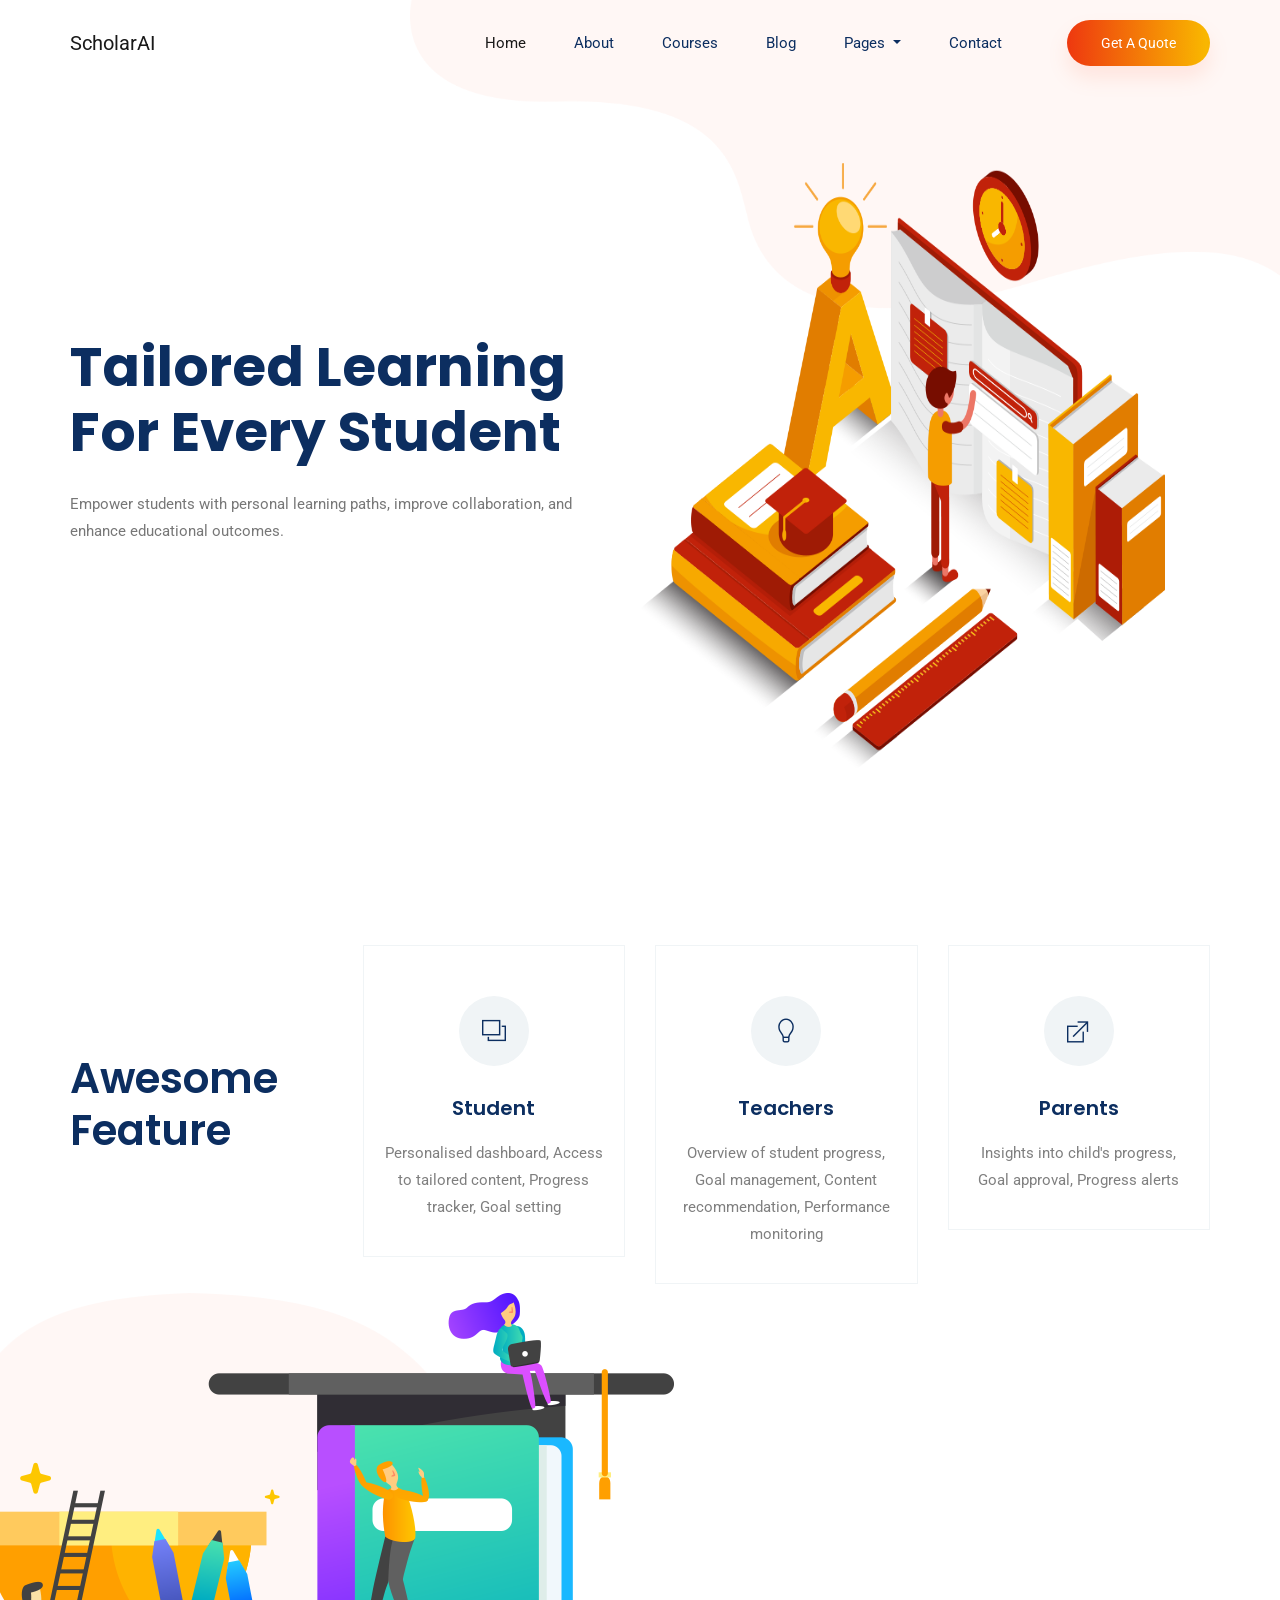
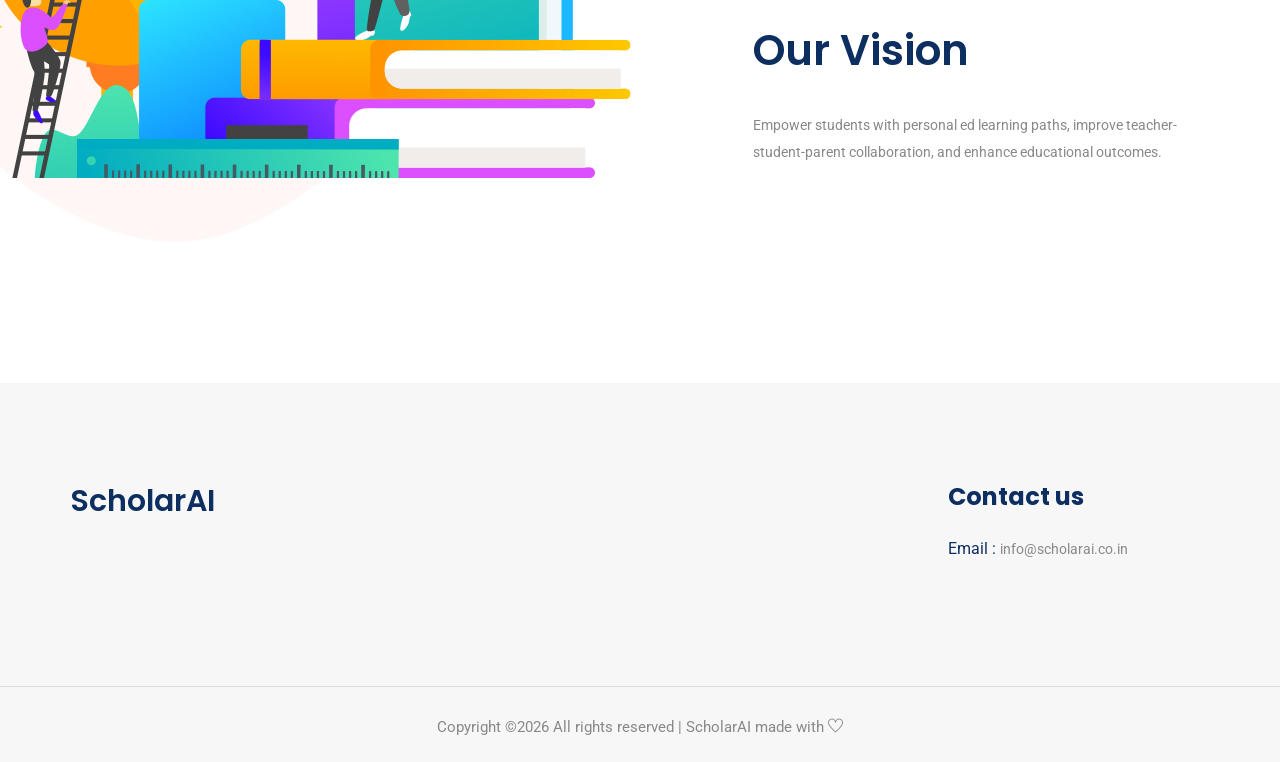
<file: index.html>
<!doctype html>
<html lang="en">

<head>
    <!-- Required meta tags -->
    <meta charset="utf-8">
    <meta name="viewport" content="width=device-width, initial-scale=1, shrink-to-fit=no">
    <title>ScholarAI</title>
    <link rel="icon" href="img/favicon.png">
    <!-- Bootstrap CSS -->
    <link rel="stylesheet" href="css/bootstrap.min.css">
    <!-- animate CSS -->
    <link rel="stylesheet" href="css/animate.css">
    <!-- owl carousel CSS -->
    <link rel="stylesheet" href="css/owl.carousel.min.css">
    <!-- themify CSS -->
    <link rel="stylesheet" href="css/themify-icons.css">
    <!-- flaticon CSS -->
    <link rel="stylesheet" href="css/flaticon.css">
    <!-- font awesome CSS -->
    <link rel="stylesheet" href="css/magnific-popup.css">
    <!-- swiper CSS -->
    <link rel="stylesheet" href="css/slick.css">
    <!-- style CSS -->
    <link rel="stylesheet" href="css/style.css">
</head>

<body>
    <!--::header part start::-->
    <header class="main_menu home_menu">
        <div class="container">
            <div class="row align-items-center">
                <div class="col-lg-12">
                    <nav class="navbar navbar-expand-lg navbar-light">
                        <a class="navbar-brand" href="index.html"> 
                            ScholarAI
                            <!-- <img src="img/logo.png" alt="logo">  -->
                        </a>
                        <button class="navbar-toggler" type="button" data-toggle="collapse"
                            data-target="#navbarSupportedContent" aria-controls="navbarSupportedContent"
                            aria-expanded="false" aria-label="Toggle navigation">
                            <span class="navbar-toggler-icon"></span>
                        </button>

                        <div class="collapse navbar-collapse main-menu-item justify-content-end"
                            id="navbarSupportedContent">
                            <ul class="navbar-nav align-items-center">
                                <li class="nav-item active">
                                    <a class="nav-link" href="index.html">Home</a>
                                </li>
                                <li class="nav-item">
                                    <a class="nav-link" href="about.html">About</a>
                                </li>
                                <li class="nav-item">
                                    <a class="nav-link" href="cource.html">Courses</a>
                                </li>
                                <li class="nav-item">
                                    <a class="nav-link" href="blog.html">Blog</a>
                                </li>
                                <li class="nav-item dropdown">
                                    <a class="nav-link dropdown-toggle" href="blog.html" id="navbarDropdown" role="button" data-toggle="dropdown" aria-haspopup="true" aria-expanded="false">
                                        Pages
                                    </a>
                                    <div class="dropdown-menu" aria-labelledby="navbarDropdown">
                                        <a class="dropdown-item" href="single-blog.html">Single blog</a>
                                        <a class="dropdown-item" href="elements.html">Elements</a>
                                    </div>
                                </li>
                                <li class="nav-item">
                                    <a class="nav-link" href="contact.html">Contact</a>
                                </li>
                                <li class="d-none d-lg-block">
                                    <a class="btn_1" href="#">Get a Quote</a>
                                </li>
                            </ul>
                        </div>
                    </nav>
                </div>
            </div>
        </div>
    </header>
    <!-- Header part end-->

    <!-- banner part start-->
    <section class="banner_part">
        <div class="container">
            <div class="row align-items-center">
                <div class="col-lg-6 col-xl-6">
                    <div class="banner_text">
                        <div class="banner_text_iner">
                            <h1>Tailored Learning for Every Student</h1>
                            
                            <p>Empower students with personal learning paths, improve collaboration, and enhance educational outcomes.</p>
                        </div>
                    </div>
                </div>
            </div>
        </div>
    </section>
    <!-- banner part start-->

    <!-- feature_part start-->
    <section class="feature_part">
        <div class="container">
            <div class="row">
                <div class="col-sm-6 col-xl-3 align-self-center">
                    <div class="single_feature_text ">
                        <h2>Awesome <br> Feature</h2>
                        <!-- <p>Set have great you male grass yielding an yielding first their you're
                            have called the abundantly fruit were man </p>
                        <a href="#" class="btn_1">Read More</a> -->
                    </div>
                </div>
                <div class="col-sm-6 col-xl-3">
                    <div class="single_feature">
                        <div class="single_feature_part">
                            <span class="single_feature_icon"><i class="ti-layers"></i></span>
                            <h4>Student</h4>
                            
                            <p>Personalised dashboard, Access to tailored content, Progress tracker, Goal setting</p>
                        </div>
                    </div>
                </div>
                <div class="col-sm-6 col-xl-3">
                        <div class="single_feature">
                            <div class="single_feature_part single_feature_part_2">
                                <span class="single_service_icon style_icon"><i class="ti-light-bulb"></i></span>
                                <h4>Teachers</h4>
                                <p>Overview of student progress, Goal management, Content recommendation, Performance monitoring</p>
                            </div>
                        </div>
                    </div>
                <div class="col-sm-6 col-xl-3">
                    <div class="single_feature">
                        <div class="single_feature_part">
                            <span class="single_feature_icon"><i class="ti-new-window"></i></span>
                            <h4>Parents</h4>
                            <p>Insights into child's progress, Goal approval, Progress alerts</p>
                        </div>
                    </div>
                </div>
                
            </div>
        </div>
    </section>
    <!-- upcoming_event part start-->

    <!-- learning part start-->
    <section class="learning_part">
        <div class="container">
            <div class="row align-items-sm-center align-items-lg-stretch">
                <div class="col-md-7 col-lg-7">
                    <div class="learning_img">
                        <img src="img/learning_img.png" alt="">
                    </div>
                </div>
                <div class="col-md-5 col-lg-5">
                    <div class="learning_member_text">
                        <h2>Our Vision</h2>
                        
                        <p>Empower students with personal ed learning paths, improve teacher-student-parent collaboration, and enhance educational outcomes.</p>
                        <!-- <ul>
                            <li><span class="ti-pencil-alt"></span>Him lights given i heaven second yielding seas
                                gathered wear</li>
                            <li><span class="ti-ruler-pencil"></span>Fly female them whales fly them day deep given
                                night.</li>
                        </ul>
                        <a href="#" class="btn_1">Read More</a> -->
                    </div>
                </div>
            </div>
        </div>
    </section>
    <!-- learning part end-->

    <!-- footer part start-->
    <footer class="footer-area">
        <div class="container">
            <div class="row justify-content-between">
                <div class="col-sm-6 col-md-4 col-xl-3">
                    <div class="single-footer-widget footer_1">
                        <a href="index.html"> <h2>ScholarAI</h2> </a>
                        
                    </div>
                </div>
             
                <div class="col-xl-3 col-sm-6 col-md-4">
                    <div class="single-footer-widget footer_2">
                        <h4>Contact us</h4>
                        <div class="contact_info">
                            <p><span> Email : </span>info@scholarai.co.in </p>
                        </div>
                    </div>
                </div>
            </div>

        </div>
        <div class="container-fluid">
            <div class="row">
                <div class="col-lg-12">
                    <div class="copyright_part_text text-center">
                        <div class="row">
                            <div class="col-lg-12">
                                <p class="footer-text m-0"><!-- Link back to Colorlib can't be removed. Template is licensed under CC BY 3.0. -->
Copyright &copy;<script>document.write(new Date().getFullYear());</script> All rights reserved | ScholarAI made with <i class="ti-heart" aria-hidden="true"></i>
<!-- Link back to Colorlib can't be removed. Template is licensed under CC BY 3.0. --></p>
                            </div>
                        </div>
                    </div>
                </div>
            </div>
        </div>
    </footer>
    <!-- footer part end-->

    <!-- jquery plugins here-->
    <!-- jquery -->
    <script src="js/jquery-1.12.1.min.js"></script>
    <!-- popper js -->
    <script src="js/popper.min.js"></script>
    <!-- bootstrap js -->
    <script src="js/bootstrap.min.js"></script>
    <!-- easing js -->
    <script src="js/jquery.magnific-popup.js"></script>
    <!-- swiper js -->
    <script src="js/swiper.min.js"></script>
    <!-- swiper js -->
    <script src="js/masonry.pkgd.js"></script>
    <!-- particles js -->
    <script src="js/owl.carousel.min.js"></script>
    <script src="js/jquery.nice-select.min.js"></script>
    <!-- swiper js -->
    <script src="js/slick.min.js"></script>
    <script src="js/jquery.counterup.min.js"></script>
    <script src="js/waypoints.min.js"></script>
    <!-- custom js -->
    <script src="js/custom.js"></script>
</body>

</html>
</file>
<file: css/themify-icons.css>
@font-face {
	font-family: 'themify';
	src:url('../fonts/themify.eot?-fvbane');
	src:url('../fonts/themify.eot?#iefix-fvbane') format('embedded-opentype'),
		url('../fonts/themify.woff?-fvbane') format('woff'),
		url('../fonts/themify.ttf?-fvbane') format('truetype'),
		url('../fonts/themify.svg?-fvbane#themify') format('svg');
	font-weight: normal;
	font-style: normal;
}

[class^="ti-"], [class*=" ti-"] {
	font-family: 'themify';
	speak: none;
	font-style: normal;
	font-weight: normal;
	font-variant: normal;
	text-transform: none;
	line-height: 1;

	/* Better Font Rendering =========== */
	-webkit-font-smoothing: antialiased;
	-moz-osx-font-smoothing: grayscale;
}

.ti-wand:before {
	content: "\e600";
}
.ti-volume:before {
	content: "\e601";
}
.ti-user:before {
	content: "\e602";
}
.ti-unlock:before {
	content: "\e603";
}
.ti-unlink:before {
	content: "\e604";
}
.ti-trash:before {
	content: "\e605";
}
.ti-thought:before {
	content: "\e606";
}
.ti-target:before {
	content: "\e607";
}
.ti-tag:before {
	content: "\e608";
}
.ti-tablet:before {
	content: "\e609";
}
.ti-star:before {
	content: "\e60a";
}
.ti-spray:before {
	content: "\e60b";
}
.ti-signal:before {
	content: "\e60c";
}
.ti-shopping-cart:before {
	content: "\e60d";
}
.ti-shopping-cart-full:before {
	content: "\e60e";
}
.ti-settings:before {
	content: "\e60f";
}
.ti-search:before {
	content: "\e610";
}
.ti-zoom-in:before {
	content: "\e611";
}
.ti-zoom-out:before {
	content: "\e612";
}
.ti-cut:before {
	content: "\e613";
}
.ti-ruler:before {
	content: "\e614";
}
.ti-ruler-pencil:before {
	content: "\e615";
}
.ti-ruler-alt:before {
	content: "\e616";
}
.ti-bookmark:before {
	content: "\e617";
}
.ti-bookmark-alt:before {
	content: "\e618";
}
.ti-reload:before {
	content: "\e619";
}
.ti-plus:before {
	content: "\e61a";
}
.ti-pin:before {
	content: "\e61b";
}
.ti-pencil:before {
	content: "\e61c";
}
.ti-pencil-alt:before {
	content: "\e61d";
}
.ti-paint-roller:before {
	content: "\e61e";
}
.ti-paint-bucket:before {
	content: "\e61f";
}
.ti-na:before {
	content: "\e620";
}
.ti-mobile:before {
	content: "\e621";
}
.ti-minus:before {
	content: "\e622";
}
.ti-medall:before {
	content: "\e623";
}
.ti-medall-alt:before {
	content: "\e624";
}
.ti-marker:before {
	content: "\e625";
}
.ti-marker-alt:before {
	content: "\e626";
}
.ti-arrow-up:before {
	content: "\e627";
}
.ti-arrow-right:before {
	content: "\e628";
}
.ti-arrow-left:before {
	content: "\e629";
}
.ti-arrow-down:before {
	content: "\e62a";
}
.ti-lock:before {
	content: "\e62b";
}
.ti-location-arrow:before {
	content: "\e62c";
}
.ti-link:before {
	content: "\e62d";
}
.ti-layout:before {
	content: "\e62e";
}
.ti-layers:before {
	content: "\e62f";
}
.ti-layers-alt:before {
	content: "\e630";
}
.ti-key:before {
	content: "\e631";
}
.ti-import:before {
	content: "\e632";
}
.ti-image:before {
	content: "\e633";
}
.ti-heart:before {
	content: "\e634";
}
.ti-heart-broken:before {
	content: "\e635";
}
.ti-hand-stop:before {
	content: "\e636";
}
.ti-hand-open:before {
	content: "\e637";
}
.ti-hand-drag:before {
	content: "\e638";
}
.ti-folder:before {
	content: "\e639";
}
.ti-flag:before {
	content: "\e63a";
}
.ti-flag-alt:before {
	content: "\e63b";
}
.ti-flag-alt-2:before {
	content: "\e63c";
}
.ti-eye:before {
	content: "\e63d";
}
.ti-export:before {
	content: "\e63e";
}
.ti-exchange-vertical:before {
	content: "\e63f";
}
.ti-desktop:before {
	content: "\e640";
}
.ti-cup:before {
	content: "\e641";
}
.ti-crown:before {
	content: "\e642";
}
.ti-comments:before {
	content: "\e643";
}
.ti-comment:before {
	content: "\e644";
}
.ti-comment-alt:before {
	content: "\e645";
}
.ti-close:before {
	content: "\e646";
}
.ti-clip:before {
	content: "\e647";
}
.ti-angle-up:before {
	content: "\e648";
}
.ti-angle-right:before {
	content: "\e649";
}
.ti-angle-left:before {
	content: "\e64a";
}
.ti-angle-down:before {
	content: "\e64b";
}
.ti-check:before {
	content: "\e64c";
}
.ti-check-box:before {
	content: "\e64d";
}
.ti-camera:before {
	content: "\e64e";
}
.ti-announcement:before {
	content: "\e64f";
}
.ti-brush:before {
	content: "\e650";
}
.ti-briefcase:before {
	content: "\e651";
}
.ti-bolt:before {
	content: "\e652";
}
.ti-bolt-alt:before {
	content: "\e653";
}
.ti-blackboard:before {
	content: "\e654";
}
.ti-bag:before {
	content: "\e655";
}
.ti-move:before {
	content: "\e656";
}
.ti-arrows-vertical:before {
	content: "\e657";
}
.ti-arrows-horizontal:before {
	content: "\e658";
}
.ti-fullscreen:before {
	content: "\e659";
}
.ti-arrow-top-right:before {
	content: "\e65a";
}
.ti-arrow-top-left:before {
	content: "\e65b";
}
.ti-arrow-circle-up:before {
	content: "\e65c";
}
.ti-arrow-circle-right:before {
	content: "\e65d";
}
.ti-arrow-circle-left:before {
	content: "\e65e";
}
.ti-arrow-circle-down:before {
	content: "\e65f";
}
.ti-angle-double-up:before {
	content: "\e660";
}
.ti-angle-double-right:before {
	content: "\e661";
}
.ti-angle-double-left:before {
	content: "\e662";
}
.ti-angle-double-down:before {
	content: "\e663";
}
.ti-zip:before {
	content: "\e664";
}
.ti-world:before {
	content: "\e665";
}
.ti-wheelchair:before {
	content: "\e666";
}
.ti-view-list:before {
	content: "\e667";
}
.ti-view-list-alt:before {
	content: "\e668";
}
.ti-view-grid:before {
	content: "\e669";
}
.ti-uppercase:before {
	content: "\e66a";
}
.ti-upload:before {
	content: "\e66b";
}
.ti-underline:before {
	content: "\e66c";
}
.ti-truck:before {
	content: "\e66d";
}
.ti-timer:before {
	content: "\e66e";
}
.ti-ticket:before {
	content: "\e66f";
}
.ti-thumb-up:before {
	content: "\e670";
}
.ti-thumb-down:before {
	content: "\e671";
}
.ti-text:before {
	content: "\e672";
}
.ti-stats-up:before {
	content: "\e673";
}
.ti-stats-down:before {
	content: "\e674";
}
.ti-split-v:before {
	content: "\e675";
}
.ti-split-h:before {
	content: "\e676";
}
.ti-smallcap:before {
	content: "\e677";
}
.ti-shine:before {
	content: "\e678";
}
.ti-shift-right:before {
	content: "\e679";
}
.ti-shift-left:before {
	content: "\e67a";
}
.ti-shield:before {
	content: "\e67b";
}
.ti-notepad:before {
	content: "\e67c";
}
.ti-server:before {
	content: "\e67d";
}
.ti-quote-right:before {
	content: "\e67e";
}
.ti-quote-left:before {
	content: "\e67f";
}
.ti-pulse:before {
	content: "\e680";
}
.ti-printer:before {
	content: "\e681";
}
.ti-power-off:before {
	content: "\e682";
}
.ti-plug:before {
	content: "\e683";
}
.ti-pie-chart:before {
	content: "\e684";
}
.ti-paragraph:before {
	content: "\e685";
}
.ti-panel:before {
	content: "\e686";
}
.ti-package:before {
	content: "\e687";
}
.ti-music:before {
	content: "\e688";
}
.ti-music-alt:before {
	content: "\e689";
}
.ti-mouse:before {
	content: "\e68a";
}
.ti-mouse-alt:before {
	content: "\e68b";
}
.ti-money:before {
	content: "\e68c";
}
.ti-microphone:before {
	content: "\e68d";
}
.ti-menu:before {
	content: "\e68e";
}
.ti-menu-alt:before {
	content: "\e68f";
}
.ti-map:before {
	content: "\e690";
}
.ti-map-alt:before {
	content: "\e691";
}
.ti-loop:before {
	content: "\e692";
}
.ti-location-pin:before {
	content: "\e693";
}
.ti-list:before {
	content: "\e694";
}
.ti-light-bulb:before {
	content: "\e695";
}
.ti-Italic:before {
	content: "\e696";
}
.ti-info:before {
	content: "\e697";
}
.ti-infinite:before {
	content: "\e698";
}
.ti-id-badge:before {
	content: "\e699";
}
.ti-hummer:before {
	content: "\e69a";
}
.ti-home:before {
	content: "\e69b";
}
.ti-help:before {
	content: "\e69c";
}
.ti-headphone:before {
	content: "\e69d";
}
.ti-harddrives:before {
	content: "\e69e";
}
.ti-harddrive:before {
	content: "\e69f";
}
.ti-gift:before {
	content: "\e6a0";
}
.ti-game:before {
	content: "\e6a1";
}
.ti-filter:before {
	content: "\e6a2";
}
.ti-files:before {
	content: "\e6a3";
}
.ti-file:before {
	content: "\e6a4";
}
.ti-eraser:before {
	content: "\e6a5";
}
.ti-envelope:before {
	content: "\e6a6";
}
.ti-download:before {
	content: "\e6a7";
}
.ti-direction:before {
	content: "\e6a8";
}
.ti-direction-alt:before {
	content: "\e6a9";
}
.ti-dashboard:before {
	content: "\e6aa";
}
.ti-control-stop:before {
	content: "\e6ab";
}
.ti-control-shuffle:before {
	content: "\e6ac";
}
.ti-control-play:before {
	content: "\e6ad";
}
.ti-control-pause:before {
	content: "\e6ae";
}
.ti-control-forward:before {
	content: "\e6af";
}
.ti-control-backward:before {
	content: "\e6b0";
}
.ti-cloud:before {
	content: "\e6b1";
}
.ti-cloud-up:before {
	content: "\e6b2";
}
.ti-cloud-down:before {
	content: "\e6b3";
}
.ti-clipboard:before {
	content: "\e6b4";
}
.ti-car:before {
	content: "\e6b5";
}
.ti-calendar:before {
	content: "\e6b6";
}
.ti-book:before {
	content: "\e6b7";
}
.ti-bell:before {
	content: "\e6b8";
}
.ti-basketball:before {
	content: "\e6b9";
}
.ti-bar-chart:before {
	content: "\e6ba";
}
.ti-bar-chart-alt:before {
	content: "\e6bb";
}
.ti-back-right:before {
	content: "\e6bc";
}
.ti-back-left:before {
	content: "\e6bd";
}
.ti-arrows-corner:before {
	content: "\e6be";
}
.ti-archive:before {
	content: "\e6bf";
}
.ti-anchor:before {
	content: "\e6c0";
}
.ti-align-right:before {
	content: "\e6c1";
}
.ti-align-left:before {
	content: "\e6c2";
}
.ti-align-justify:before {
	content: "\e6c3";
}
.ti-align-center:before {
	content: "\e6c4";
}
.ti-alert:before {
	content: "\e6c5";
}
.ti-alarm-clock:before {
	content: "\e6c6";
}
.ti-agenda:before {
	content: "\e6c7";
}
.ti-write:before {
	content: "\e6c8";
}
.ti-window:before {
	content: "\e6c9";
}
.ti-widgetized:before {
	content: "\e6ca";
}
.ti-widget:before {
	content: "\e6cb";
}
.ti-widget-alt:before {
	content: "\e6cc";
}
.ti-wallet:before {
	content: "\e6cd";
}
.ti-video-clapper:before {
	content: "\e6ce";
}
.ti-video-camera:before {
	content: "\e6cf";
}
.ti-vector:before {
	content: "\e6d0";
}
.ti-themify-logo:before {
	content: "\e6d1";
}
.ti-themify-favicon:before {
	content: "\e6d2";
}
.ti-themify-favicon-alt:before {
	content: "\e6d3";
}
.ti-support:before {
	content: "\e6d4";
}
.ti-stamp:before {
	content: "\e6d5";
}
.ti-split-v-alt:before {
	content: "\e6d6";
}
.ti-slice:before {
	content: "\e6d7";
}
.ti-shortcode:before {
	content: "\e6d8";
}
.ti-shift-right-alt:before {
	content: "\e6d9";
}
.ti-shift-left-alt:before {
	content: "\e6da";
}
.ti-ruler-alt-2:before {
	content: "\e6db";
}
.ti-receipt:before {
	content: "\e6dc";
}
.ti-pin2:before {
	content: "\e6dd";
}
.ti-pin-alt:before {
	content: "\e6de";
}
.ti-pencil-alt2:before {
	content: "\e6df";
}
.ti-palette:before {
	content: "\e6e0";
}
.ti-more:before {
	content: "\e6e1";
}
.ti-more-alt:before {
	content: "\e6e2";
}
.ti-microphone-alt:before {
	content: "\e6e3";
}
.ti-magnet:before {
	content: "\e6e4";
}
.ti-line-double:before {
	content: "\e6e5";
}
.ti-line-dotted:before {
	content: "\e6e6";
}
.ti-line-dashed:before {
	content: "\e6e7";
}
.ti-layout-width-full:before {
	content: "\e6e8";
}
.ti-layout-width-default:before {
	content: "\e6e9";
}
.ti-layout-width-default-alt:before {
	content: "\e6ea";
}
.ti-layout-tab:before {
	content: "\e6eb";
}
.ti-layout-tab-window:before {
	content: "\e6ec";
}
.ti-layout-tab-v:before {
	content: "\e6ed";
}
.ti-layout-tab-min:before {
	content: "\e6ee";
}
.ti-layout-slider:before {
	content: "\e6ef";
}
.ti-layout-slider-alt:before {
	content: "\e6f0";
}
.ti-layout-sidebar-right:before {
	content: "\e6f1";
}
.ti-layout-sidebar-none:before {
	content: "\e6f2";
}
.ti-layout-sidebar-left:before {
	content: "\e6f3";
}
.ti-layout-placeholder:before {
	content: "\e6f4";
}
.ti-layout-menu:before {
	content: "\e6f5";
}
.ti-layout-menu-v:before {
	content: "\e6f6";
}
.ti-layout-menu-separated:before {
	content: "\e6f7";
}
.ti-layout-menu-full:before {
	content: "\e6f8";
}
.ti-layout-media-right-alt:before {
	content: "\e6f9";
}
.ti-layout-media-right:before {
	content: "\e6fa";
}
.ti-layout-media-overlay:before {
	content: "\e6fb";
}
.ti-layout-media-overlay-alt:before {
	content: "\e6fc";
}
.ti-layout-media-overlay-alt-2:before {
	content: "\e6fd";
}
.ti-layout-media-left-alt:before {
	content: "\e6fe";
}
.ti-layout-media-left:before {
	content: "\e6ff";
}
.ti-layout-media-center-alt:before {
	content: "\e700";
}
.ti-layout-media-center:before {
	content: "\e701";
}
.ti-layout-list-thumb:before {
	content: "\e702";
}
.ti-layout-list-thumb-alt:before {
	content: "\e703";
}
.ti-layout-list-post:before {
	content: "\e704";
}
.ti-layout-list-large-image:before {
	content: "\e705";
}
.ti-layout-line-solid:before {
	content: "\e706";
}
.ti-layout-grid4:before {
	content: "\e707";
}
.ti-layout-grid3:before {
	content: "\e708";
}
.ti-layout-grid2:before {
	content: "\e709";
}
.ti-layout-grid2-thumb:before {
	content: "\e70a";
}
.ti-layout-cta-right:before {
	content: "\e70b";
}
.ti-layout-cta-left:before {
	content: "\e70c";
}
.ti-layout-cta-center:before {
	content: "\e70d";
}
.ti-layout-cta-btn-right:before {
	content: "\e70e";
}
.ti-layout-cta-btn-left:before {
	content: "\e70f";
}
.ti-layout-column4:before {
	content: "\e710";
}
.ti-layout-column3:before {
	content: "\e711";
}
.ti-layout-column2:before {
	content: "\e712";
}
.ti-layout-accordion-separated:before {
	content: "\e713";
}
.ti-layout-accordion-merged:before {
	content: "\e714";
}
.ti-layout-accordion-list:before {
	content: "\e715";
}
.ti-ink-pen:before {
	content: "\e716";
}
.ti-info-alt:before {
	content: "\e717";
}
.ti-help-alt:before {
	content: "\e718";
}
.ti-headphone-alt:before {
	content: "\e719";
}
.ti-hand-point-up:before {
	content: "\e71a";
}
.ti-hand-point-right:before {
	content: "\e71b";
}
.ti-hand-point-left:before {
	content: "\e71c";
}
.ti-hand-point-down:before {
	content: "\e71d";
}
.ti-gallery:before {
	content: "\e71e";
}
.ti-face-smile:before {
	content: "\e71f";
}
.ti-face-sad:before {
	content: "\e720";
}
.ti-credit-card:before {
	content: "\e721";
}
.ti-control-skip-forward:before {
	content: "\e722";
}
.ti-control-skip-backward:before {
	content: "\e723";
}
.ti-control-record:before {
	content: "\e724";
}
.ti-control-eject:before {
	content: "\e725";
}
.ti-comments-smiley:before {
	content: "\e726";
}
.ti-brush-alt:before {
	content: "\e727";
}
.ti-youtube:before {
	content: "\e728";
}
.ti-vimeo:before {
	content: "\e729";
}
.ti-twitter:before {
	content: "\e72a";
}
.ti-time:before {
	content: "\e72b";
}
.ti-tumblr:before {
	content: "\e72c";
}
.ti-skype:before {
	content: "\e72d";
}
.ti-share:before {
	content: "\e72e";
}
.ti-share-alt:before {
	content: "\e72f";
}
.ti-rocket:before {
	content: "\e730";
}
.ti-pinterest:before {
	content: "\e731";
}
.ti-new-window:before {
	content: "\e732";
}
.ti-microsoft:before {
	content: "\e733";
}
.ti-list-ol:before {
	content: "\e734";
}
.ti-linkedin:before {
	content: "\e735";
}
.ti-layout-sidebar-2:before {
	content: "\e736";
}
.ti-layout-grid4-alt:before {
	content: "\e737";
}
.ti-layout-grid3-alt:before {
	content: "\e738";
}
.ti-layout-grid2-alt:before {
	content: "\e739";
}
.ti-layout-column4-alt:before {
	content: "\e73a";
}
.ti-layout-column3-alt:before {
	content: "\e73b";
}
.ti-layout-column2-alt:before {
	content: "\e73c";
}
.ti-instagram:before {
	content: "\e73d";
}
.ti-google:before {
	content: "\e73e";
}
.ti-github:before {
	content: "\e73f";
}
.ti-flickr:before {
	content: "\e740";
}
.ti-facebook:before {
	content: "\e741";
}
.ti-dropbox:before {
	content: "\e742";
}
.ti-dribbble:before {
	content: "\e743";
}
.ti-apple:before {
	content: "\e744";
}
.ti-android:before {
	content: "\e745";
}
.ti-save:before {
	content: "\e746";
}
.ti-save-alt:before {
	content: "\e747";
}
.ti-yahoo:before {
	content: "\e748";
}
.ti-wordpress:before {
	content: "\e749";
}
.ti-vimeo-alt:before {
	content: "\e74a";
}
.ti-twitter-alt:before {
	content: "\e74b";
}
.ti-tumblr-alt:before {
	content: "\e74c";
}
.ti-trello:before {
	content: "\e74d";
}
.ti-stack-overflow:before {
	content: "\e74e";
}
.ti-soundcloud:before {
	content: "\e74f";
}
.ti-sharethis:before {
	content: "\e750";
}
.ti-sharethis-alt:before {
	content: "\e751";
}
.ti-reddit:before {
	content: "\e752";
}
.ti-pinterest-alt:before {
	content: "\e753";
}
.ti-microsoft-alt:before {
	content: "\e754";
}
.ti-linux:before {
	content: "\e755";
}
.ti-jsfiddle:before {
	content: "\e756";
}
.ti-joomla:before {
	content: "\e757";
}
.ti-html5:before {
	content: "\e758";
}
.ti-flickr-alt:before {
	content: "\e759";
}
.ti-email:before {
	content: "\e75a";
}
.ti-drupal:before {
	content: "\e75b";
}
.ti-dropbox-alt:before {
	content: "\e75c";
}
.ti-css3:before {
	content: "\e75d";
}
.ti-rss:before {
	content: "\e75e";
}
.ti-rss-alt:before {
	content: "\e75f";
}
</file>
<file: css/flaticon.css>
/*
  	Flaticon icon font: Flaticon
  	Creation date: 09/04/2019 10:10
  	*/

@font-face {
  font-family: "Flaticon";
  src: url("../fonts/Flaticon.eot");
  src: url("../fonts/Flaticon.eot?#iefix") format("embedded-opentype"),
       url("../fonts/Flaticon.woff2") format("woff2"),
       url("../fonts/Flaticon.woff") format("woff"),
       url("../fonts/Flaticon.ttf") format("truetype"),
       url("../fonts/Flaticon.svg#Flaticon") format("svg");
  font-weight: normal;
  font-style: normal;
}

@media screen and (-webkit-min-device-pixel-ratio:0) {
  @font-face {
    font-family: "Flaticon";
    src: url("./Flaticon.svg#Flaticon") format("svg");
  }
}

[class^="flaticon-"]:before, [class*=" flaticon-"]:before,
[class^="flaticon-"]:after, [class*=" flaticon-"]:after {   
  font-family: Flaticon;
        font-size: 30px;
       font-style: normal;
       color: #fff;
}

.flaticon-growth:before { content: "\f100"; }
.flaticon-wallet:before { content: "\f101"; }
</file>
<file: css/style.css>
/**************** extend css start ****************/
@import url("https://fonts.googleapis.com/css?family=Open+Sans:800|Poppins:300,400,500,600,700,800|Roboto:300,400,500");
/* line 2, E:/172 Etrain Education/172_Etrain_Education_html/sass/_extends.scss */
.btn_1, .btn_2:hover, .main_menu .navbar-toggler:after, .banner_part .banner_text .btn_1, .feature_part .single_feature:hover span {
  background-image: linear-gradient(to left, #ee390f 0%, #f9b700 51%, #ee390f 100%);
}

/* line 6, E:/172 Etrain Education/172_Etrain_Education_html/sass/_extends.scss */
.member_counter {
  background-image: -moz-linear-gradient(0deg, #ee390f 0%, #f9b700 100%);
  background-image: -webkit-linear-gradient(0deg, #ee390f 0%, #f9b700 100%);
  background-image: -ms-linear-gradient(0deg, #ee390f 0%, #f9b700 100%);
}

/**************** extend css start ****************/
/**************** common css start ****************/
/* line 3, E:/172 Etrain Education/172_Etrain_Education_html/sass/_common.scss */
body {
  font-family: "Roboto", sans-serif;
  padding: 0;
  margin: 0;
  font-size: 14px;
}

/* line 9, E:/172 Etrain Education/172_Etrain_Education_html/sass/_common.scss */
.message_submit_form:focus {
  outline: none;
}

/* line 12, E:/172 Etrain Education/172_Etrain_Education_html/sass/_common.scss */
input:hover, input:focus {
  outline: none !important;
}

/* line 15, E:/172 Etrain Education/172_Etrain_Education_html/sass/_common.scss */
.gray_bg {
  background-color: #f7f7f7;
}

/* line 18, E:/172 Etrain Education/172_Etrain_Education_html/sass/_common.scss */
.section_padding {
  padding: 140px 0px;
}

@media only screen and (min-width: 992px) and (max-width: 1200px) {
  /* line 18, E:/172 Etrain Education/172_Etrain_Education_html/sass/_common.scss */
  .section_padding {
    padding: 80px 0px;
  }
}

@media only screen and (min-width: 768px) and (max-width: 991px) {
  /* line 18, E:/172 Etrain Education/172_Etrain_Education_html/sass/_common.scss */
  .section_padding {
    padding: 70px 0px;
  }
}

@media (max-width: 576px) {
  /* line 18, E:/172 Etrain Education/172_Etrain_Education_html/sass/_common.scss */
  .section_padding {
    padding: 70px 0px;
  }
}

@media only screen and (min-width: 576px) and (max-width: 767px) {
  /* line 18, E:/172 Etrain Education/172_Etrain_Education_html/sass/_common.scss */
  .section_padding {
    padding: 70px 0px;
  }
}

/* line 33, E:/172 Etrain Education/172_Etrain_Education_html/sass/_common.scss */
.single_padding_top {
  padding-top: 140px !important;
}

@media only screen and (min-width: 992px) and (max-width: 1200px) {
  /* line 33, E:/172 Etrain Education/172_Etrain_Education_html/sass/_common.scss */
  .single_padding_top {
    padding-top: 70px !important;
  }
}

@media only screen and (min-width: 768px) and (max-width: 991px) {
  /* line 33, E:/172 Etrain Education/172_Etrain_Education_html/sass/_common.scss */
  .single_padding_top {
    padding-top: 70px !important;
  }
}

@media (max-width: 576px) {
  /* line 33, E:/172 Etrain Education/172_Etrain_Education_html/sass/_common.scss */
  .single_padding_top {
    padding-top: 70px !important;
  }
}

@media only screen and (min-width: 576px) and (max-width: 767px) {
  /* line 33, E:/172 Etrain Education/172_Etrain_Education_html/sass/_common.scss */
  .single_padding_top {
    padding-top: 80px !important;
  }
}

/* line 48, E:/172 Etrain Education/172_Etrain_Education_html/sass/_common.scss */
.padding_top {
  padding-top: 140px;
}

@media only screen and (min-width: 992px) and (max-width: 1200px) {
  /* line 48, E:/172 Etrain Education/172_Etrain_Education_html/sass/_common.scss */
  .padding_top {
    padding-top: 80px;
  }
}

@media only screen and (min-width: 768px) and (max-width: 991px) {
  /* line 48, E:/172 Etrain Education/172_Etrain_Education_html/sass/_common.scss */
  .padding_top {
    padding-top: 70px;
  }
}

@media (max-width: 576px) {
  /* line 48, E:/172 Etrain Education/172_Etrain_Education_html/sass/_common.scss */
  .padding_top {
    padding-top: 70px;
  }
}

@media only screen and (min-width: 576px) and (max-width: 767px) {
  /* line 48, E:/172 Etrain Education/172_Etrain_Education_html/sass/_common.scss */
  .padding_top {
    padding-top: 70px;
  }
}

/* line 63, E:/172 Etrain Education/172_Etrain_Education_html/sass/_common.scss */
a {
  text-decoration: none;
  -webkit-transition: 0.5s;
  transition: 0.5s;
}

/* line 66, E:/172 Etrain Education/172_Etrain_Education_html/sass/_common.scss */
a:hover {
  outline: none;
  text-decoration: none;
}

/* line 72, E:/172 Etrain Education/172_Etrain_Education_html/sass/_common.scss */
h1, h2, h3, h4, h5, h6 {
  color: #0c2e60;
  font-family: "Poppins", sans-serif;
}

/* line 76, E:/172 Etrain Education/172_Etrain_Education_html/sass/_common.scss */
p {
  color: #666666;
  font-family: "Roboto", sans-serif;
  line-height: 1.929;
  font-size: 14px;
  margin-bottom: 0px;
  color: #888888;
}

/* line 85, E:/172 Etrain Education/172_Etrain_Education_html/sass/_common.scss */
h2 {
  font-size: 44px;
  line-height: 28px;
  color: #0c2e60;
  font-weight: 600;
  line-height: 1.222;
}

@media (max-width: 576px) {
  /* line 85, E:/172 Etrain Education/172_Etrain_Education_html/sass/_common.scss */
  h2 {
    font-size: 22px;
    line-height: 25px;
  }
}

@media only screen and (min-width: 576px) and (max-width: 767px) {
  /* line 85, E:/172 Etrain Education/172_Etrain_Education_html/sass/_common.scss */
  h2 {
    font-size: 24px;
    line-height: 25px;
  }
}

/* line 102, E:/172 Etrain Education/172_Etrain_Education_html/sass/_common.scss */
h3 {
  font-size: 24px;
  line-height: 25px;
}

@media (max-width: 576px) {
  /* line 102, E:/172 Etrain Education/172_Etrain_Education_html/sass/_common.scss */
  h3 {
    font-size: 20px;
  }
}

/* line 111, E:/172 Etrain Education/172_Etrain_Education_html/sass/_common.scss */
h5 {
  font-size: 18px;
  line-height: 22px;
}

/* line 116, E:/172 Etrain Education/172_Etrain_Education_html/sass/_common.scss */
img {
  max-width: 100%;
}

/* line 119, E:/172 Etrain Education/172_Etrain_Education_html/sass/_common.scss */
a:focus, .button:focus, button:focus, .btn:focus {
  text-decoration: none;
  outline: none;
  box-shadow: none;
  -webkit-transition: 1s;
  transition: 1s;
}

/* line 126, E:/172 Etrain Education/172_Etrain_Education_html/sass/_common.scss */
.section_tittle {
  margin-bottom: 110px;
}

@media (max-width: 576px) {
  /* line 126, E:/172 Etrain Education/172_Etrain_Education_html/sass/_common.scss */
  .section_tittle {
    margin-bottom: 50px;
  }
}

@media only screen and (min-width: 576px) and (max-width: 767px) {
  /* line 126, E:/172 Etrain Education/172_Etrain_Education_html/sass/_common.scss */
  .section_tittle {
    margin-bottom: 50px;
  }
}

@media only screen and (min-width: 768px) and (max-width: 991px) {
  /* line 126, E:/172 Etrain Education/172_Etrain_Education_html/sass/_common.scss */
  .section_tittle {
    font-size: 50px;
  }
}

@media only screen and (min-width: 992px) and (max-width: 1200px) {
  /* line 126, E:/172 Etrain Education/172_Etrain_Education_html/sass/_common.scss */
  .section_tittle {
    margin-bottom: 50px;
  }
}

/* line 140, E:/172 Etrain Education/172_Etrain_Education_html/sass/_common.scss */
.section_tittle h2 {
  font-size: 42px;
  color: #0c2e60;
  line-height: 37px;
  font-weight: 700;
  position: relative;
  position: relative;
}

/* line 147, E:/172 Etrain Education/172_Etrain_Education_html/sass/_common.scss */
.section_tittle h2:after {
  position: absolute;
  content: "";
  bottom: -30px;
  left: 0;
  right: 0;
  margin: 0 auto;
  text-align: center;
  width: 80px;
  height: 2px;
  background-color: #ff663b;
}

@media (max-width: 576px) {
  /* line 147, E:/172 Etrain Education/172_Etrain_Education_html/sass/_common.scss */
  .section_tittle h2:after {
    bottom: -14px;
  }
}

@media only screen and (min-width: 576px) and (max-width: 767px) {
  /* line 147, E:/172 Etrain Education/172_Etrain_Education_html/sass/_common.scss */
  .section_tittle h2:after {
    bottom: -14px;
  }
}

@media only screen and (min-width: 768px) and (max-width: 991px) {
  /* line 147, E:/172 Etrain Education/172_Etrain_Education_html/sass/_common.scss */
  .section_tittle h2:after {
    bottom: -14px;
  }
}

@media only screen and (min-width: 992px) and (max-width: 1200px) {
  /* line 147, E:/172 Etrain Education/172_Etrain_Education_html/sass/_common.scss */
  .section_tittle h2:after {
    bottom: -14px;
  }
}

@media (max-width: 576px) {
  /* line 140, E:/172 Etrain Education/172_Etrain_Education_html/sass/_common.scss */
  .section_tittle h2 {
    font-size: 25px;
    line-height: 35px;
  }
}

@media only screen and (min-width: 576px) and (max-width: 767px) {
  /* line 140, E:/172 Etrain Education/172_Etrain_Education_html/sass/_common.scss */
  .section_tittle h2 {
    font-size: 25px;
    line-height: 35px;
  }
}

@media only screen and (min-width: 768px) and (max-width: 991px) {
  /* line 140, E:/172 Etrain Education/172_Etrain_Education_html/sass/_common.scss */
  .section_tittle h2 {
    font-size: 30px;
    line-height: 40px;
  }
}

@media only screen and (min-width: 992px) and (max-width: 1200px) {
  /* line 140, E:/172 Etrain Education/172_Etrain_Education_html/sass/_common.scss */
  .section_tittle h2 {
    font-size: 35px;
    line-height: 40px;
  }
}

/* line 189, E:/172 Etrain Education/172_Etrain_Education_html/sass/_common.scss */
.section_tittle p {
  color: #556172;
  font-weight: 500;
  text-transform: uppercase;
  line-height: 11px;
  margin-bottom: 26px;
}

@media (max-width: 576px) {
  /* line 189, E:/172 Etrain Education/172_Etrain_Education_html/sass/_common.scss */
  .section_tittle p {
    margin-bottom: 10px;
  }
}

@media only screen and (min-width: 576px) and (max-width: 767px) {
  /* line 189, E:/172 Etrain Education/172_Etrain_Education_html/sass/_common.scss */
  .section_tittle p {
    margin-bottom: 10px;
  }
}

@media only screen and (min-width: 768px) and (max-width: 991px) {
  /* line 189, E:/172 Etrain Education/172_Etrain_Education_html/sass/_common.scss */
  .section_tittle p {
    margin-bottom: 10px;
  }
}

@media only screen and (min-width: 992px) and (max-width: 1200px) {
  /* line 189, E:/172 Etrain Education/172_Etrain_Education_html/sass/_common.scss */
  .section_tittle p {
    margin-bottom: 10px;
  }
}

/* line 209, E:/172 Etrain Education/172_Etrain_Education_html/sass/_common.scss */
ul {
  list-style: none;
  margin: 0;
  padding: 0;
}

/* line 214, E:/172 Etrain Education/172_Etrain_Education_html/sass/_common.scss */
.mb_110 {
  margin-bottom: 110px;
}

@media (max-width: 576px) {
  /* line 214, E:/172 Etrain Education/172_Etrain_Education_html/sass/_common.scss */
  .mb_110 {
    margin-bottom: 220px;
  }
}

/* line 221, E:/172 Etrain Education/172_Etrain_Education_html/sass/_common.scss */
.mt_130 {
  margin-top: 130px;
}

@media (max-width: 576px) {
  /* line 221, E:/172 Etrain Education/172_Etrain_Education_html/sass/_common.scss */
  .mt_130 {
    margin-top: 70px;
  }
}

@media only screen and (min-width: 576px) and (max-width: 767px) {
  /* line 221, E:/172 Etrain Education/172_Etrain_Education_html/sass/_common.scss */
  .mt_130 {
    margin-top: 70px;
  }
}

@media only screen and (min-width: 768px) and (max-width: 991px) {
  /* line 221, E:/172 Etrain Education/172_Etrain_Education_html/sass/_common.scss */
  .mt_130 {
    margin-top: 70px;
  }
}

@media only screen and (min-width: 992px) and (max-width: 1200px) {
  /* line 221, E:/172 Etrain Education/172_Etrain_Education_html/sass/_common.scss */
  .mt_130 {
    margin-top: 70px;
  }
}

/* line 236, E:/172 Etrain Education/172_Etrain_Education_html/sass/_common.scss */
.mb_130 {
  margin-bottom: 130px;
}

@media (max-width: 576px) {
  /* line 236, E:/172 Etrain Education/172_Etrain_Education_html/sass/_common.scss */
  .mb_130 {
    margin-bottom: 70px;
  }
}

@media only screen and (min-width: 576px) and (max-width: 767px) {
  /* line 236, E:/172 Etrain Education/172_Etrain_Education_html/sass/_common.scss */
  .mb_130 {
    margin-bottom: 70px;
  }
}

@media only screen and (min-width: 768px) and (max-width: 991px) {
  /* line 236, E:/172 Etrain Education/172_Etrain_Education_html/sass/_common.scss */
  .mb_130 {
    margin-bottom: 70px;
  }
}

@media only screen and (min-width: 992px) and (max-width: 1200px) {
  /* line 236, E:/172 Etrain Education/172_Etrain_Education_html/sass/_common.scss */
  .mb_130 {
    margin-bottom: 70px;
  }
}

/* line 251, E:/172 Etrain Education/172_Etrain_Education_html/sass/_common.scss */
.padding_less_40 {
  margin-bottom: -50px;
}

/* line 254, E:/172 Etrain Education/172_Etrain_Education_html/sass/_common.scss */
.z_index {
  z-index: 9 !important;
  position: relative;
}

@media only screen and (min-width: 1200px) and (max-width: 3640px) {
  /* line 260, E:/172 Etrain Education/172_Etrain_Education_html/sass/_common.scss */
  .container {
    max-width: 1170px;
  }
}

@media (max-width: 1200px) {
  /* line 265, E:/172 Etrain Education/172_Etrain_Education_html/sass/_common.scss */
  [class*="hero-ani-"] {
    display: none !important;
  }
}

/**************** common css end ****************/
/* Main Button Area css
============================================================================================ */
/* line 3, E:/172 Etrain Education/172_Etrain_Education_html/sass/_button.scss */
.submit_btn {
  width: auto;
  display: inline-block;
  background: #fff;
  padding: 0px 50px;
  color: #fff;
  font-size: 13px;
  font-weight: 500;
  line-height: 50px;
  border-radius: 5px;
  outline: none !important;
  box-shadow: none !important;
  text-align: center;
  border: 1px solid #edeff2;
  cursor: pointer;
  -webkit-transition: 0.5s;
  transition: 0.5s;
}

/* line 19, E:/172 Etrain Education/172_Etrain_Education_html/sass/_button.scss */
.submit_btn:hover {
  background: transparent;
}

/* line 24, E:/172 Etrain Education/172_Etrain_Education_html/sass/_button.scss */
.btn_1 {
  display: inline-block;
  padding: 13.5px 45px;
  border-radius: 50px;
  font-size: 14px;
  color: #fff;
  -o-transition: all .4s ease-in-out;
  -webkit-transition: all .4s ease-in-out;
  transition: all .4s ease-in-out;
  text-transform: capitalize;
  background-size: 200% auto;
  border: 1px solid transparent;
  box-shadow: 0px 12px 20px 0px rgba(255, 126, 95, 0.15);
}

/* line 38, E:/172 Etrain Education/172_Etrain_Education_html/sass/_button.scss */
.btn_1:hover {
  color: #fff !important;
  background-position: right center;
  box-shadow: 0px 10px 30px 0px rgba(193, 34, 10, 0.2);
}

@media (max-width: 576px) {
  /* line 24, E:/172 Etrain Education/172_Etrain_Education_html/sass/_button.scss */
  .btn_1 {
    padding: 10px 30px;
    margin-top: 25px;
  }
}

@media only screen and (min-width: 576px) and (max-width: 767px) {
  /* line 24, E:/172 Etrain Education/172_Etrain_Education_html/sass/_button.scss */
  .btn_1 {
    padding: 10px 30px;
    margin-top: 30px;
  }
}

@media only screen and (min-width: 768px) and (max-width: 991px) {
  /* line 24, E:/172 Etrain Education/172_Etrain_Education_html/sass/_button.scss */
  .btn_1 {
    padding: 10px 30px;
    margin-top: 30px;
  }
}

/* line 60, E:/172 Etrain Education/172_Etrain_Education_html/sass/_button.scss */
.btn_2 {
  display: inline-block;
  padding: 13px 39px;
  border-radius: 50px;
  background-color: transparent;
  border: 1px solid #0c2e60;
  color: #0c2e60;
  font-size: 14px;
  -o-transition: all .4s ease-in-out;
  -webkit-transition: all .4s ease-in-out;
  transition: all .4s ease-in-out;
  text-transform: capitalize;
  background-size: 200% auto;
  font-size: 15px;
  font-weight: 500;
}

/* line 75, E:/172 Etrain Education/172_Etrain_Education_html/sass/_button.scss */
.btn_2:hover {
  color: #fff !important;
  background-position: right center;
  border: 1px solid transparent;
}

@media (max-width: 576px) {
  /* line 60, E:/172 Etrain Education/172_Etrain_Education_html/sass/_button.scss */
  .btn_2 {
    padding: 14px 30px;
    margin-top: 25px;
  }
}

@media only screen and (min-width: 576px) and (max-width: 767px) {
  /* line 60, E:/172 Etrain Education/172_Etrain_Education_html/sass/_button.scss */
  .btn_2 {
    padding: 14px 30px;
    margin-top: 30px;
  }
}

@media only screen and (min-width: 768px) and (max-width: 991px) {
  /* line 60, E:/172 Etrain Education/172_Etrain_Education_html/sass/_button.scss */
  .btn_2 {
    padding: 14px 30px;
    margin-top: 30px;
  }
}

/* line 97, E:/172 Etrain Education/172_Etrain_Education_html/sass/_button.scss */
.btn_4 {
  background-color: #ff663b;
  padding: 3.5px 21px;
  background: #ff663b;
  text-transform: capitalize;
  display: inline-block;
  border: 2px solid transparent;
  -webkit-transition: 0.5s;
  transition: 0.5s;
  color: #fff;
}

/* line 106, E:/172 Etrain Education/172_Etrain_Education_html/sass/_button.scss */
.btn_4:hover {
  background: rgba(255, 102, 59, 0.8);
  color: #fff;
}

/*=================== custom button rule start ====================*/
/* line 114, E:/172 Etrain Education/172_Etrain_Education_html/sass/_button.scss */
.button {
  display: inline-block;
  border: 1px solid transparent;
  font-size: 15px;
  font-weight: 500;
  padding: 12px 54px;
  border-radius: 4px;
  color: #fff;
  border: 1px solid #edeff2;
  text-transform: uppercase;
  background-color: #ff663b;
  cursor: pointer;
  -webkit-transition: 0.5s;
  transition: 0.5s;
}

@media (max-width: 767px) {
  /* line 114, E:/172 Etrain Education/172_Etrain_Education_html/sass/_button.scss */
  .button {
    font-size: 13px;
    padding: 9px 24px;
  }
}

/* line 133, E:/172 Etrain Education/172_Etrain_Education_html/sass/_button.scss */
.button:hover {
  color: #fff;
}

/* line 138, E:/172 Etrain Education/172_Etrain_Education_html/sass/_button.scss */
.button-link {
  letter-spacing: 0;
  color: #3b1d82;
  border: 0;
  padding: 0;
}

/* line 144, E:/172 Etrain Education/172_Etrain_Education_html/sass/_button.scss */
.button-link:hover {
  background: transparent;
  color: #3b1d82;
}

/* line 150, E:/172 Etrain Education/172_Etrain_Education_html/sass/_button.scss */
.button-header {
  color: #fff;
  border-color: #edeff2;
}

/* line 154, E:/172 Etrain Education/172_Etrain_Education_html/sass/_button.scss */
.button-header:hover {
  background: #b8024c;
  color: #fff;
}

/* line 160, E:/172 Etrain Education/172_Etrain_Education_html/sass/_button.scss */
.button-contactForm {
  color: #fff;
  border-color: #edeff2;
  padding: 12px 25px;
}

/* End Main Button Area css
============================================================================================ */
/* Start Blog Area css
============================================================================================ */
/* line 5, E:/172 Etrain Education/172_Etrain_Education_html/sass/_blog.scss */
.latest-blog-area .area-heading {
  margin-bottom: 70px;
}

/* line 10, E:/172 Etrain Education/172_Etrain_Education_html/sass/_blog.scss */
.blog_area a {
  color: #666666 !important;
  text-decoration: none;
  -webkit-transition: 0.5s;
  transition: 0.5s;
}

/* line 14, E:/172 Etrain Education/172_Etrain_Education_html/sass/_blog.scss */
.blog_area a:hover, .blog_area a :hover {
  color: #ff663b;
}

/* line 20, E:/172 Etrain Education/172_Etrain_Education_html/sass/_blog.scss */
.single-blog {
  overflow: hidden;
  margin-bottom: 30px;
}

/* line 24, E:/172 Etrain Education/172_Etrain_Education_html/sass/_blog.scss */
.single-blog:hover {
  box-shadow: 0px 10px 20px 0px rgba(42, 34, 123, 0.1);
}

/* line 28, E:/172 Etrain Education/172_Etrain_Education_html/sass/_blog.scss */
.single-blog .thumb {
  overflow: hidden;
  position: relative;
}

/* line 32, E:/172 Etrain Education/172_Etrain_Education_html/sass/_blog.scss */
.single-blog .thumb:after {
  content: '';
  position: absolute;
  left: 0;
  top: 0;
  width: 100%;
  height: 100%;
  background: #000;
  opacity: 0;
  -webkit-transition: 0.5s;
  transition: 0.5s;
}

/* line 45, E:/172 Etrain Education/172_Etrain_Education_html/sass/_blog.scss */
.single-blog h4 {
  border-bottom: 1px solid #dfdfdf;
  padding-bottom: 34px;
  margin-bottom: 25px;
}

/* line 52, E:/172 Etrain Education/172_Etrain_Education_html/sass/_blog.scss */
.single-blog a {
  font-size: 20px;
  font-weight: 600;
}

/* line 62, E:/172 Etrain Education/172_Etrain_Education_html/sass/_blog.scss */
.single-blog .date {
  color: #888;
  text-align: left;
  display: inline-block;
  font-size: 13px;
  font-weight: 300;
}

/* line 70, E:/172 Etrain Education/172_Etrain_Education_html/sass/_blog.scss */
.single-blog .tag {
  text-align: left;
  display: inline-block;
  float: left;
  font-size: 13px;
  font-weight: 300;
  margin-right: 22px;
  position: relative;
}

/* line 80, E:/172 Etrain Education/172_Etrain_Education_html/sass/_blog.scss */
.single-blog .tag:after {
  content: '';
  position: absolute;
  width: 1px;
  height: 10px;
  background: #acacac;
  right: -12px;
  top: 7px;
}

@media (max-width: 1199px) {
  /* line 70, E:/172 Etrain Education/172_Etrain_Education_html/sass/_blog.scss */
  .single-blog .tag {
    margin-right: 8px;
  }
  /* line 94, E:/172 Etrain Education/172_Etrain_Education_html/sass/_blog.scss */
  .single-blog .tag:after {
    display: none;
  }
}

/* line 100, E:/172 Etrain Education/172_Etrain_Education_html/sass/_blog.scss */
.single-blog .likes {
  margin-right: 16px;
}

@media (max-width: 800px) {
  /* line 20, E:/172 Etrain Education/172_Etrain_Education_html/sass/_blog.scss */
  .single-blog {
    margin-bottom: 30px;
  }
}

/* line 108, E:/172 Etrain Education/172_Etrain_Education_html/sass/_blog.scss */
.single-blog .single-blog-content {
  padding: 30px;
}

/* line 112, E:/172 Etrain Education/172_Etrain_Education_html/sass/_blog.scss */
.single-blog .single-blog-content .meta-bottom p {
  font-size: 13px;
  font-weight: 300;
}

/* line 117, E:/172 Etrain Education/172_Etrain_Education_html/sass/_blog.scss */
.single-blog .single-blog-content .meta-bottom i {
  color: #edeff2;
  font-size: 13px;
  margin-right: 7px;
}

@media (max-width: 1199px) {
  /* line 108, E:/172 Etrain Education/172_Etrain_Education_html/sass/_blog.scss */
  .single-blog .single-blog-content {
    padding: 15px;
  }
}

/* line 131, E:/172 Etrain Education/172_Etrain_Education_html/sass/_blog.scss */
.single-blog:hover .thumb:after {
  opacity: .7;
  -webkit-transition: 0.5s;
  transition: 0.5s;
}

@media (max-width: 1199px) {
  /* line 139, E:/172 Etrain Education/172_Etrain_Education_html/sass/_blog.scss */
  .single-blog h4 {
    transition: all 300ms linear 0s;
    border-bottom: 1px solid #dfdfdf;
    padding-bottom: 14px;
    margin-bottom: 12px;
  }
  /* line 145, E:/172 Etrain Education/172_Etrain_Education_html/sass/_blog.scss */
  .single-blog h4 a {
    font-size: 18px;
  }
}

/* line 153, E:/172 Etrain Education/172_Etrain_Education_html/sass/_blog.scss */
.full_image.single-blog {
  position: relative;
}

/* line 156, E:/172 Etrain Education/172_Etrain_Education_html/sass/_blog.scss */
.full_image.single-blog .single-blog-content {
  position: absolute;
  left: 35px;
  bottom: 0;
  opacity: 0;
  visibility: hidden;
  -webkit-transition: 0.5s;
  transition: 0.5s;
}

@media (min-width: 992px) {
  /* line 156, E:/172 Etrain Education/172_Etrain_Education_html/sass/_blog.scss */
  .full_image.single-blog .single-blog-content {
    bottom: 100px;
  }
}

/* line 175, E:/172 Etrain Education/172_Etrain_Education_html/sass/_blog.scss */
.full_image.single-blog h4 {
  -webkit-transition: 0.5s;
  transition: 0.5s;
  border-bottom: none;
  padding-bottom: 5px;
}

/* line 181, E:/172 Etrain Education/172_Etrain_Education_html/sass/_blog.scss */
.full_image.single-blog a {
  font-size: 20px;
  font-weight: 600;
}

/* line 191, E:/172 Etrain Education/172_Etrain_Education_html/sass/_blog.scss */
.full_image.single-blog .date {
  color: #fff;
}

/* line 196, E:/172 Etrain Education/172_Etrain_Education_html/sass/_blog.scss */
.full_image.single-blog:hover .single-blog-content {
  opacity: 1;
  visibility: visible;
  -webkit-transition: 0.5s;
  transition: 0.5s;
}

/* End Blog Area css
============================================================================================ */
/* Latest Blog Area css
============================================================================================ */
/* line 220, E:/172 Etrain Education/172_Etrain_Education_html/sass/_blog.scss */
.l_blog_item .l_blog_text .date {
  margin-top: 24px;
  margin-bottom: 15px;
}

/* line 224, E:/172 Etrain Education/172_Etrain_Education_html/sass/_blog.scss */
.l_blog_item .l_blog_text .date a {
  font-size: 12px;
}

/* line 230, E:/172 Etrain Education/172_Etrain_Education_html/sass/_blog.scss */
.l_blog_item .l_blog_text h4 {
  font-size: 18px;
  border-bottom: 1px solid #eeeeee;
  margin-bottom: 0px;
  padding-bottom: 20px;
  -webkit-transition: 0.5s;
  transition: 0.5s;
}

/* line 243, E:/172 Etrain Education/172_Etrain_Education_html/sass/_blog.scss */
.l_blog_item .l_blog_text p {
  margin-bottom: 0px;
  padding-top: 20px;
}

/* End Latest Blog Area css
============================================================================================ */
/* Causes Area css
============================================================================================ */
/* line 259, E:/172 Etrain Education/172_Etrain_Education_html/sass/_blog.scss */
.causes_slider .owl-dots {
  text-align: center;
  margin-top: 80px;
}

/* line 263, E:/172 Etrain Education/172_Etrain_Education_html/sass/_blog.scss */
.causes_slider .owl-dots .owl-dot {
  height: 14px;
  width: 14px;
  background: #eeeeee;
  display: inline-block;
  margin-right: 7px;
}

/* line 270, E:/172 Etrain Education/172_Etrain_Education_html/sass/_blog.scss */
.causes_slider .owl-dots .owl-dot:last-child {
  margin-right: 0px;
}

/* line 281, E:/172 Etrain Education/172_Etrain_Education_html/sass/_blog.scss */
.causes_item {
  background: #fff;
}

/* line 284, E:/172 Etrain Education/172_Etrain_Education_html/sass/_blog.scss */
.causes_item .causes_img {
  position: relative;
}

/* line 287, E:/172 Etrain Education/172_Etrain_Education_html/sass/_blog.scss */
.causes_item .causes_img .c_parcent {
  position: absolute;
  bottom: 0px;
  width: 100%;
  left: 0px;
  height: 3px;
  background: rgba(255, 255, 255, 0.5);
}

/* line 295, E:/172 Etrain Education/172_Etrain_Education_html/sass/_blog.scss */
.causes_item .causes_img .c_parcent span {
  width: 70%;
  height: 3px;
  position: absolute;
  left: 0px;
  bottom: 0px;
}

/* line 303, E:/172 Etrain Education/172_Etrain_Education_html/sass/_blog.scss */
.causes_item .causes_img .c_parcent span:before {
  content: "75%";
  position: absolute;
  right: -10px;
  bottom: 0px;
  color: #fff;
  padding: 0px 5px;
}

/* line 316, E:/172 Etrain Education/172_Etrain_Education_html/sass/_blog.scss */
.causes_item .causes_text {
  padding: 30px 35px 40px 30px;
}

/* line 319, E:/172 Etrain Education/172_Etrain_Education_html/sass/_blog.scss */
.causes_item .causes_text h4 {
  font-size: 18px;
  font-weight: 600;
  margin-bottom: 15px;
  cursor: pointer;
}

/* line 332, E:/172 Etrain Education/172_Etrain_Education_html/sass/_blog.scss */
.causes_item .causes_text p {
  font-size: 14px;
  line-height: 24px;
  font-weight: 300;
  margin-bottom: 0px;
}

/* line 342, E:/172 Etrain Education/172_Etrain_Education_html/sass/_blog.scss */
.causes_item .causes_bottom a {
  width: 50%;
  border: 1px solid;
  text-align: center;
  float: left;
  line-height: 50px;
  color: #fff;
  font-size: 14px;
  font-weight: 500;
}

/* line 354, E:/172 Etrain Education/172_Etrain_Education_html/sass/_blog.scss */
.causes_item .causes_bottom a + a {
  border-color: #eeeeee;
  background: #fff;
  font-size: 14px;
}

/* End Causes Area css
============================================================================================ */
/*================= latest_blog_area css =============*/
/* line 370, E:/172 Etrain Education/172_Etrain_Education_html/sass/_blog.scss */
.latest_blog_area {
  background: #f9f9ff;
}

/* line 374, E:/172 Etrain Education/172_Etrain_Education_html/sass/_blog.scss */
.single-recent-blog-post {
  margin-bottom: 30px;
}

/* line 377, E:/172 Etrain Education/172_Etrain_Education_html/sass/_blog.scss */
.single-recent-blog-post .thumb {
  overflow: hidden;
}

/* line 380, E:/172 Etrain Education/172_Etrain_Education_html/sass/_blog.scss */
.single-recent-blog-post .thumb img {
  transition: all 0.7s linear;
}

/* line 385, E:/172 Etrain Education/172_Etrain_Education_html/sass/_blog.scss */
.single-recent-blog-post .details {
  padding-top: 30px;
}

/* line 388, E:/172 Etrain Education/172_Etrain_Education_html/sass/_blog.scss */
.single-recent-blog-post .details .sec_h4 {
  line-height: 24px;
  padding: 10px 0px 13px;
  transition: all 0.3s linear;
}

/* line 399, E:/172 Etrain Education/172_Etrain_Education_html/sass/_blog.scss */
.single-recent-blog-post .date {
  font-size: 14px;
  line-height: 24px;
  font-weight: 400;
}

/* line 406, E:/172 Etrain Education/172_Etrain_Education_html/sass/_blog.scss */
.single-recent-blog-post:hover img {
  transform: scale(1.23) rotate(10deg);
}

/* line 413, E:/172 Etrain Education/172_Etrain_Education_html/sass/_blog.scss */
.tags .tag_btn {
  font-size: 12px;
  font-weight: 500;
  line-height: 20px;
  border: 1px solid #eeeeee;
  display: inline-block;
  padding: 1px 18px;
  text-align: center;
}

/* line 427, E:/172 Etrain Education/172_Etrain_Education_html/sass/_blog.scss */
.tags .tag_btn + .tag_btn {
  margin-left: 2px;
}

/*========= blog_categorie_area css ===========*/
/* line 434, E:/172 Etrain Education/172_Etrain_Education_html/sass/_blog.scss */
.blog_categorie_area {
  padding-top: 30px;
  padding-bottom: 30px;
}

@media (min-width: 900px) {
  /* line 434, E:/172 Etrain Education/172_Etrain_Education_html/sass/_blog.scss */
  .blog_categorie_area {
    padding-top: 80px;
    padding-bottom: 80px;
  }
}

@media (min-width: 1100px) {
  /* line 434, E:/172 Etrain Education/172_Etrain_Education_html/sass/_blog.scss */
  .blog_categorie_area {
    padding-top: 120px;
    padding-bottom: 120px;
  }
}

/* line 450, E:/172 Etrain Education/172_Etrain_Education_html/sass/_blog.scss */
.categories_post {
  position: relative;
  text-align: center;
  cursor: pointer;
}

/* line 455, E:/172 Etrain Education/172_Etrain_Education_html/sass/_blog.scss */
.categories_post img {
  max-width: 100%;
}

/* line 459, E:/172 Etrain Education/172_Etrain_Education_html/sass/_blog.scss */
.categories_post .categories_details {
  position: absolute;
  top: 20px;
  left: 20px;
  right: 20px;
  bottom: 20px;
  background: rgba(34, 34, 34, 0.75);
  color: #fff;
  transition: all 0.3s linear;
  display: flex;
  align-items: center;
  justify-content: center;
}

/* line 472, E:/172 Etrain Education/172_Etrain_Education_html/sass/_blog.scss */
.categories_post .categories_details h5 {
  margin-bottom: 0px;
  font-size: 18px;
  line-height: 26px;
  text-transform: uppercase;
  color: #fff;
  position: relative;
}

/* line 490, E:/172 Etrain Education/172_Etrain_Education_html/sass/_blog.scss */
.categories_post .categories_details p {
  font-weight: 300;
  font-size: 14px;
  line-height: 26px;
  margin-bottom: 0px;
}

/* line 497, E:/172 Etrain Education/172_Etrain_Education_html/sass/_blog.scss */
.categories_post .categories_details .border_line {
  margin: 10px 0px;
  background: #fff;
  width: 100%;
  height: 1px;
}

/* line 506, E:/172 Etrain Education/172_Etrain_Education_html/sass/_blog.scss */
.categories_post:hover .categories_details {
  background: rgba(222, 99, 32, 0.85);
}

/*============ blog_left_sidebar css ==============*/
/* line 521, E:/172 Etrain Education/172_Etrain_Education_html/sass/_blog.scss */
.blog_item {
  margin-bottom: 50px;
}

/* line 525, E:/172 Etrain Education/172_Etrain_Education_html/sass/_blog.scss */
.blog_details {
  padding: 30px 0 20px 10px;
  box-shadow: 0px 10px 20px 0px rgba(221, 221, 221, 0.3);
}

@media (min-width: 768px) {
  /* line 525, E:/172 Etrain Education/172_Etrain_Education_html/sass/_blog.scss */
  .blog_details {
    padding: 60px 30px 35px 35px;
  }
}

/* line 533, E:/172 Etrain Education/172_Etrain_Education_html/sass/_blog.scss */
.blog_details p {
  margin-bottom: 30px;
}

/* line 537, E:/172 Etrain Education/172_Etrain_Education_html/sass/_blog.scss */
.blog_details a {
  color: #ff8b23;
}

/* line 540, E:/172 Etrain Education/172_Etrain_Education_html/sass/_blog.scss */
.blog_details a:hover {
  color: #ff663b !important;
}

/* line 545, E:/172 Etrain Education/172_Etrain_Education_html/sass/_blog.scss */
.blog_details h2 {
  font-size: 18px;
  font-weight: 600;
  margin-bottom: 8px;
}

@media (min-width: 768px) {
  /* line 545, E:/172 Etrain Education/172_Etrain_Education_html/sass/_blog.scss */
  .blog_details h2 {
    font-size: 24px;
    margin-bottom: 15px;
  }
}

/* line 559, E:/172 Etrain Education/172_Etrain_Education_html/sass/_blog.scss */
.blog-info-link li {
  float: left;
  font-size: 14px;
}

/* line 563, E:/172 Etrain Education/172_Etrain_Education_html/sass/_blog.scss */
.blog-info-link li a {
  color: #999999;
}

/* line 567, E:/172 Etrain Education/172_Etrain_Education_html/sass/_blog.scss */
.blog-info-link li i,
.blog-info-link li span {
  font-size: 13px;
  margin-right: 5px;
}

/* line 573, E:/172 Etrain Education/172_Etrain_Education_html/sass/_blog.scss */
.blog-info-link li::after {
  content: "|";
  padding-left: 10px;
  padding-right: 10px;
}

/* line 579, E:/172 Etrain Education/172_Etrain_Education_html/sass/_blog.scss */
.blog-info-link li:last-child::after {
  display: none;
}

/* line 584, E:/172 Etrain Education/172_Etrain_Education_html/sass/_blog.scss */
.blog-info-link::after {
  content: "";
  display: block;
  clear: both;
  display: table;
}

/* line 592, E:/172 Etrain Education/172_Etrain_Education_html/sass/_blog.scss */
.blog_item_img {
  position: relative;
}

/* line 595, E:/172 Etrain Education/172_Etrain_Education_html/sass/_blog.scss */
.blog_item_img .blog_item_date {
  position: absolute;
  bottom: -10px;
  left: 10px;
  display: block;
  color: #fff;
  background-color: #ff7e5f;
  padding: 8px 15px;
  border-radius: 5px;
}

@media (min-width: 768px) {
  /* line 595, E:/172 Etrain Education/172_Etrain_Education_html/sass/_blog.scss */
  .blog_item_img .blog_item_date {
    bottom: -20px;
    left: 40px;
    padding: 13px 30px;
  }
}

/* line 611, E:/172 Etrain Education/172_Etrain_Education_html/sass/_blog.scss */
.blog_item_img .blog_item_date h3 {
  font-size: 22px;
  font-weight: 600;
  color: #fff;
  margin-bottom: 0;
  line-height: 1.2;
}

@media (min-width: 768px) {
  /* line 611, E:/172 Etrain Education/172_Etrain_Education_html/sass/_blog.scss */
  .blog_item_img .blog_item_date h3 {
    font-size: 30px;
  }
}

/* line 623, E:/172 Etrain Education/172_Etrain_Education_html/sass/_blog.scss */
.blog_item_img .blog_item_date p {
  font-size: 18px;
  margin-bottom: 0;
  color: #fff;
}

@media (min-width: 768px) {
  /* line 623, E:/172 Etrain Education/172_Etrain_Education_html/sass/_blog.scss */
  .blog_item_img .blog_item_date p {
    font-size: 18px;
  }
}

/* line 643, E:/172 Etrain Education/172_Etrain_Education_html/sass/_blog.scss */
.blog_right_sidebar .widget_title {
  font-size: 20px;
  margin-bottom: 40px;
}

/* line 648, E:/172 Etrain Education/172_Etrain_Education_html/sass/_blog.scss */
.blog_right_sidebar .widget_title::after {
  content: "";
  display: block;
  padding-top: 15px;
  border-bottom: 1px solid #f0e9ff;
}

/* line 656, E:/172 Etrain Education/172_Etrain_Education_html/sass/_blog.scss */
.blog_right_sidebar .single_sidebar_widget {
  background: #fbf9ff;
  padding: 30px;
  margin-bottom: 30px;
}

/* line 665, E:/172 Etrain Education/172_Etrain_Education_html/sass/_blog.scss */
.blog_right_sidebar .search_widget .form-control {
  height: 50px;
  border-color: #f0e9ff;
  font-size: 13px;
  color: #999999;
  padding-left: 20px;
  border-radius: 0;
  border-right: 0;
}

/* line 674, E:/172 Etrain Education/172_Etrain_Education_html/sass/_blog.scss */
.blog_right_sidebar .search_widget .form-control::placeholder {
  color: #999999;
}

/* line 678, E:/172 Etrain Education/172_Etrain_Education_html/sass/_blog.scss */
.blog_right_sidebar .search_widget .form-control:focus {
  border-color: #f0e9ff;
  outline: 0;
  box-shadow: none;
}

/* line 687, E:/172 Etrain Education/172_Etrain_Education_html/sass/_blog.scss */
.blog_right_sidebar .search_widget .input-group button {
  background: #fff;
  border-left: 0;
  border: 1px solid #f0e9ff;
  padding: 4px 15px;
  border-left: 0;
}

/* line 694, E:/172 Etrain Education/172_Etrain_Education_html/sass/_blog.scss */
.blog_right_sidebar .search_widget .input-group button i,
.blog_right_sidebar .search_widget .input-group button span {
  font-size: 14px;
  color: #999999;
}

/* line 706, E:/172 Etrain Education/172_Etrain_Education_html/sass/_blog.scss */
.blog_right_sidebar .newsletter_widget .form-control {
  height: 50px;
  border-color: #f0e9ff;
  font-size: 13px;
  color: #999999;
  padding-left: 20px;
  border-radius: 0;
}

/* line 715, E:/172 Etrain Education/172_Etrain_Education_html/sass/_blog.scss */
.blog_right_sidebar .newsletter_widget .form-control::placeholder {
  color: #999999;
}

/* line 719, E:/172 Etrain Education/172_Etrain_Education_html/sass/_blog.scss */
.blog_right_sidebar .newsletter_widget .form-control:focus {
  border-color: #f0e9ff;
  outline: 0;
  box-shadow: none;
}

/* line 728, E:/172 Etrain Education/172_Etrain_Education_html/sass/_blog.scss */
.blog_right_sidebar .newsletter_widget .input-group button {
  background: #fff;
  border-left: 0;
  border: 1px solid #f0e9ff;
  padding: 4px 15px;
  border-left: 0;
}

/* line 735, E:/172 Etrain Education/172_Etrain_Education_html/sass/_blog.scss */
.blog_right_sidebar .newsletter_widget .input-group button i,
.blog_right_sidebar .newsletter_widget .input-group button span {
  font-size: 14px;
  color: #999999;
}

/* line 748, E:/172 Etrain Education/172_Etrain_Education_html/sass/_blog.scss */
.blog_right_sidebar .post_category_widget .cat-list li {
  border-bottom: 1px solid #f0e9ff;
  transition: all 0.3s ease 0s;
  padding-bottom: 12px;
}

/* line 753, E:/172 Etrain Education/172_Etrain_Education_html/sass/_blog.scss */
.blog_right_sidebar .post_category_widget .cat-list li:last-child {
  border-bottom: 0;
}

/* line 757, E:/172 Etrain Education/172_Etrain_Education_html/sass/_blog.scss */
.blog_right_sidebar .post_category_widget .cat-list li a {
  font-size: 14px;
  line-height: 20px;
  color: #888888;
}

/* line 762, E:/172 Etrain Education/172_Etrain_Education_html/sass/_blog.scss */
.blog_right_sidebar .post_category_widget .cat-list li a p {
  margin-bottom: 0px;
}

/* line 767, E:/172 Etrain Education/172_Etrain_Education_html/sass/_blog.scss */
.blog_right_sidebar .post_category_widget .cat-list li + li {
  padding-top: 15px;
}

/* line 784, E:/172 Etrain Education/172_Etrain_Education_html/sass/_blog.scss */
.blog_right_sidebar .popular_post_widget .post_item .media-body {
  justify-content: center;
  align-self: center;
  padding-left: 20px;
}

/* line 789, E:/172 Etrain Education/172_Etrain_Education_html/sass/_blog.scss */
.blog_right_sidebar .popular_post_widget .post_item .media-body h3 {
  font-size: 16px;
  line-height: 20px;
  margin-bottom: 6px;
  transition: all 0.3s linear;
}

/* line 800, E:/172 Etrain Education/172_Etrain_Education_html/sass/_blog.scss */
.blog_right_sidebar .popular_post_widget .post_item .media-body a:hover {
  color: #fff;
}

/* line 806, E:/172 Etrain Education/172_Etrain_Education_html/sass/_blog.scss */
.blog_right_sidebar .popular_post_widget .post_item .media-body p {
  font-size: 14px;
  line-height: 21px;
  margin-bottom: 0px;
}

/* line 813, E:/172 Etrain Education/172_Etrain_Education_html/sass/_blog.scss */
.blog_right_sidebar .popular_post_widget .post_item + .post_item {
  margin-top: 20px;
}

/* line 821, E:/172 Etrain Education/172_Etrain_Education_html/sass/_blog.scss */
.blog_right_sidebar .tag_cloud_widget ul li {
  display: inline-block;
}

/* line 824, E:/172 Etrain Education/172_Etrain_Education_html/sass/_blog.scss */
.blog_right_sidebar .tag_cloud_widget ul li a {
  display: inline-block;
  border: 1px solid #eeeeee;
  background: #fff;
  padding: 4px 20px;
  margin-bottom: 8px;
  margin-right: 3px;
  transition: all 0.3s ease 0s;
  color: #888888;
  font-size: 13px;
}

/* line 835, E:/172 Etrain Education/172_Etrain_Education_html/sass/_blog.scss */
.blog_right_sidebar .tag_cloud_widget ul li a:hover {
  background: #ff663b;
  color: #fff !important;
  -webkit-text-fill-color: #fff;
  text-decoration: none;
  -webkit-transition: 0.5s;
  transition: 0.5s;
}

/* line 850, E:/172 Etrain Education/172_Etrain_Education_html/sass/_blog.scss */
.blog_right_sidebar .instagram_feeds .instagram_row {
  display: flex;
  margin-right: -6px;
  margin-left: -6px;
}

/* line 856, E:/172 Etrain Education/172_Etrain_Education_html/sass/_blog.scss */
.blog_right_sidebar .instagram_feeds .instagram_row li {
  width: 33.33%;
  float: left;
  padding-right: 6px;
  padding-left: 6px;
  margin-bottom: 15px;
}

/* line 956, E:/172 Etrain Education/172_Etrain_Education_html/sass/_blog.scss */
.blog_right_sidebar .br {
  width: 100%;
  height: 1px;
  background: #eeeeee;
  margin: 30px 0px;
}

/* line 977, E:/172 Etrain Education/172_Etrain_Education_html/sass/_blog.scss */
.blog-pagination {
  margin-top: 80px;
}

/* line 981, E:/172 Etrain Education/172_Etrain_Education_html/sass/_blog.scss */
.blog-pagination .page-link {
  font-size: 14px;
  position: relative;
  display: block;
  padding: 0;
  text-align: center;
  margin-left: -1px;
  line-height: 45px;
  width: 45px;
  height: 45px;
  border-radius: 0 !important;
  color: #8a8a8a;
  border: 1px solid #f0e9ff;
  margin-right: 10px;
}

/* line 998, E:/172 Etrain Education/172_Etrain_Education_html/sass/_blog.scss */
.blog-pagination .page-link i,
.blog-pagination .page-link span {
  font-size: 13px;
}

/* line 1010, E:/172 Etrain Education/172_Etrain_Education_html/sass/_blog.scss */
.blog-pagination .page-item.active .page-link {
  background-color: #fbf9ff;
  border-color: #f0e9ff;
  color: #888888;
}

/* line 1017, E:/172 Etrain Education/172_Etrain_Education_html/sass/_blog.scss */
.blog-pagination .page-item:last-child .page-link {
  margin-right: 0;
}

/*============ Start Blog Single Styles  =============*/
/* line 1042, E:/172 Etrain Education/172_Etrain_Education_html/sass/_blog.scss */
.single-post-area .blog_details {
  box-shadow: none;
  padding: 0;
}

/* line 1047, E:/172 Etrain Education/172_Etrain_Education_html/sass/_blog.scss */
.single-post-area .social-links {
  padding-top: 10px;
}

/* line 1050, E:/172 Etrain Education/172_Etrain_Education_html/sass/_blog.scss */
.single-post-area .social-links li {
  display: inline-block;
  margin-bottom: 10px;
}

/* line 1054, E:/172 Etrain Education/172_Etrain_Education_html/sass/_blog.scss */
.single-post-area .social-links li a {
  color: #cccccc;
  padding: 7px;
  font-size: 14px;
  transition: all 0.2s linear;
}

/* line 1067, E:/172 Etrain Education/172_Etrain_Education_html/sass/_blog.scss */
.single-post-area .blog_details {
  padding-top: 26px;
}

/* line 1070, E:/172 Etrain Education/172_Etrain_Education_html/sass/_blog.scss */
.single-post-area .blog_details p {
  margin-bottom: 20px;
  font-size: 15px;
}

/* line 1080, E:/172 Etrain Education/172_Etrain_Education_html/sass/_blog.scss */
.single-post-area .quote-wrapper {
  background: rgba(130, 139, 178, 0.1);
  padding: 15px;
  line-height: 1.733;
  color: #888888;
  font-style: italic;
  margin-top: 25px;
  margin-bottom: 25px;
}

@media (min-width: 768px) {
  /* line 1080, E:/172 Etrain Education/172_Etrain_Education_html/sass/_blog.scss */
  .single-post-area .quote-wrapper {
    padding: 30px;
  }
}

/* line 1094, E:/172 Etrain Education/172_Etrain_Education_html/sass/_blog.scss */
.single-post-area .quotes {
  background: #fff;
  padding: 15px 15px 15px 20px;
  border-left: 2px solid;
}

@media (min-width: 768px) {
  /* line 1094, E:/172 Etrain Education/172_Etrain_Education_html/sass/_blog.scss */
  .single-post-area .quotes {
    padding: 25px 25px 25px 30px;
  }
}

/* line 1104, E:/172 Etrain Education/172_Etrain_Education_html/sass/_blog.scss */
.single-post-area .arrow {
  position: absolute;
}

/* line 1107, E:/172 Etrain Education/172_Etrain_Education_html/sass/_blog.scss */
.single-post-area .arrow .lnr {
  font-size: 20px;
  font-weight: 600;
}

/* line 1114, E:/172 Etrain Education/172_Etrain_Education_html/sass/_blog.scss */
.single-post-area .thumb .overlay-bg {
  background: rgba(0, 0, 0, 0.8);
}

/* line 1119, E:/172 Etrain Education/172_Etrain_Education_html/sass/_blog.scss */
.single-post-area .navigation-top {
  padding-top: 15px;
  border-top: 1px solid #f0e9ff;
}

/* line 1123, E:/172 Etrain Education/172_Etrain_Education_html/sass/_blog.scss */
.single-post-area .navigation-top p {
  margin-bottom: 0;
}

/* line 1127, E:/172 Etrain Education/172_Etrain_Education_html/sass/_blog.scss */
.single-post-area .navigation-top .like-info {
  font-size: 14px;
}

/* line 1130, E:/172 Etrain Education/172_Etrain_Education_html/sass/_blog.scss */
.single-post-area .navigation-top .like-info i,
.single-post-area .navigation-top .like-info span {
  font-size: 16px;
  margin-right: 5px;
}

/* line 1137, E:/172 Etrain Education/172_Etrain_Education_html/sass/_blog.scss */
.single-post-area .navigation-top .comment-count {
  font-size: 14px;
}

/* line 1140, E:/172 Etrain Education/172_Etrain_Education_html/sass/_blog.scss */
.single-post-area .navigation-top .comment-count i,
.single-post-area .navigation-top .comment-count span {
  font-size: 16px;
  margin-right: 5px;
}

/* line 1149, E:/172 Etrain Education/172_Etrain_Education_html/sass/_blog.scss */
.single-post-area .navigation-top .social-icons li {
  display: inline-block;
  margin-right: 15px;
}

/* line 1153, E:/172 Etrain Education/172_Etrain_Education_html/sass/_blog.scss */
.single-post-area .navigation-top .social-icons li:last-child {
  margin: 0;
}

/* line 1157, E:/172 Etrain Education/172_Etrain_Education_html/sass/_blog.scss */
.single-post-area .navigation-top .social-icons li i,
.single-post-area .navigation-top .social-icons li span {
  font-size: 14px;
  color: #999999;
}

/* line 1175, E:/172 Etrain Education/172_Etrain_Education_html/sass/_blog.scss */
.single-post-area .blog-author {
  padding: 40px 30px;
  background: #fbf9ff;
  margin-top: 50px;
}

@media (max-width: 600px) {
  /* line 1175, E:/172 Etrain Education/172_Etrain_Education_html/sass/_blog.scss */
  .single-post-area .blog-author {
    padding: 20px 8px;
  }
}

/* line 1184, E:/172 Etrain Education/172_Etrain_Education_html/sass/_blog.scss */
.single-post-area .blog-author img {
  width: 90px;
  height: 90px;
  border-radius: 50%;
  margin-right: 30px;
}

@media (max-width: 600px) {
  /* line 1184, E:/172 Etrain Education/172_Etrain_Education_html/sass/_blog.scss */
  .single-post-area .blog-author img {
    margin-right: 15px;
    width: 45px;
    height: 45px;
  }
}

/* line 1197, E:/172 Etrain Education/172_Etrain_Education_html/sass/_blog.scss */
.single-post-area .blog-author a {
  display: inline-block;
}

/* line 1201, E:/172 Etrain Education/172_Etrain_Education_html/sass/_blog.scss */
.single-post-area .blog-author a:hover {
  color: #ff663b;
}

/* line 1206, E:/172 Etrain Education/172_Etrain_Education_html/sass/_blog.scss */
.single-post-area .blog-author p {
  margin-bottom: 0;
  font-size: 15px;
}

/* line 1211, E:/172 Etrain Education/172_Etrain_Education_html/sass/_blog.scss */
.single-post-area .blog-author h4 {
  font-size: 16px;
}

/* line 1218, E:/172 Etrain Education/172_Etrain_Education_html/sass/_blog.scss */
.single-post-area .navigation-area {
  border-bottom: 1px solid #eee;
  padding-bottom: 30px;
  margin-top: 55px;
}

/* line 1223, E:/172 Etrain Education/172_Etrain_Education_html/sass/_blog.scss */
.single-post-area .navigation-area p {
  margin-bottom: 0px;
}

/* line 1227, E:/172 Etrain Education/172_Etrain_Education_html/sass/_blog.scss */
.single-post-area .navigation-area h4 {
  font-size: 18px;
  line-height: 25px;
}

/* line 1233, E:/172 Etrain Education/172_Etrain_Education_html/sass/_blog.scss */
.single-post-area .navigation-area .nav-left {
  text-align: left;
}

/* line 1236, E:/172 Etrain Education/172_Etrain_Education_html/sass/_blog.scss */
.single-post-area .navigation-area .nav-left .thumb {
  margin-right: 20px;
  background: #000;
}

/* line 1240, E:/172 Etrain Education/172_Etrain_Education_html/sass/_blog.scss */
.single-post-area .navigation-area .nav-left .thumb img {
  -webkit-transition: 0.5s;
  transition: 0.5s;
}

/* line 1245, E:/172 Etrain Education/172_Etrain_Education_html/sass/_blog.scss */
.single-post-area .navigation-area .nav-left .lnr {
  margin-left: 20px;
  opacity: 0;
  -webkit-transition: 0.5s;
  transition: 0.5s;
}

/* line 1252, E:/172 Etrain Education/172_Etrain_Education_html/sass/_blog.scss */
.single-post-area .navigation-area .nav-left:hover .lnr {
  opacity: 1;
}

/* line 1257, E:/172 Etrain Education/172_Etrain_Education_html/sass/_blog.scss */
.single-post-area .navigation-area .nav-left:hover .thumb img {
  opacity: .5;
}

@media (max-width: 767px) {
  /* line 1233, E:/172 Etrain Education/172_Etrain_Education_html/sass/_blog.scss */
  .single-post-area .navigation-area .nav-left {
    margin-bottom: 30px;
  }
}

/* line 1268, E:/172 Etrain Education/172_Etrain_Education_html/sass/_blog.scss */
.single-post-area .navigation-area .nav-right {
  text-align: right;
}

/* line 1271, E:/172 Etrain Education/172_Etrain_Education_html/sass/_blog.scss */
.single-post-area .navigation-area .nav-right .thumb {
  margin-left: 20px;
  background: #000;
}

/* line 1275, E:/172 Etrain Education/172_Etrain_Education_html/sass/_blog.scss */
.single-post-area .navigation-area .nav-right .thumb img {
  -webkit-transition: 0.5s;
  transition: 0.5s;
}

/* line 1280, E:/172 Etrain Education/172_Etrain_Education_html/sass/_blog.scss */
.single-post-area .navigation-area .nav-right .lnr {
  margin-right: 20px;
  opacity: 0;
  -webkit-transition: 0.5s;
  transition: 0.5s;
}

/* line 1287, E:/172 Etrain Education/172_Etrain_Education_html/sass/_blog.scss */
.single-post-area .navigation-area .nav-right:hover .lnr {
  opacity: 1;
}

/* line 1292, E:/172 Etrain Education/172_Etrain_Education_html/sass/_blog.scss */
.single-post-area .navigation-area .nav-right:hover .thumb img {
  opacity: .5;
}

@media (max-width: 991px) {
  /* line 1300, E:/172 Etrain Education/172_Etrain_Education_html/sass/_blog.scss */
  .single-post-area .sidebar-widgets {
    padding-bottom: 0px;
  }
}

/* line 1307, E:/172 Etrain Education/172_Etrain_Education_html/sass/_blog.scss */
.comments-area {
  background: transparent;
  border-top: 1px solid #eee;
  padding: 45px 0;
  margin-top: 50px;
}

@media (max-width: 414px) {
  /* line 1307, E:/172 Etrain Education/172_Etrain_Education_html/sass/_blog.scss */
  .comments-area {
    padding: 50px 8px;
  }
}

/* line 1318, E:/172 Etrain Education/172_Etrain_Education_html/sass/_blog.scss */
.comments-area h4 {
  margin-bottom: 35px;
  font-size: 18px;
}

/* line 1325, E:/172 Etrain Education/172_Etrain_Education_html/sass/_blog.scss */
.comments-area h5 {
  font-size: 16px;
  margin-bottom: 0px;
}

/* line 1334, E:/172 Etrain Education/172_Etrain_Education_html/sass/_blog.scss */
.comments-area .comment-list {
  padding-bottom: 48px;
}

/* line 1337, E:/172 Etrain Education/172_Etrain_Education_html/sass/_blog.scss */
.comments-area .comment-list:last-child {
  padding-bottom: 0px;
}

/* line 1341, E:/172 Etrain Education/172_Etrain_Education_html/sass/_blog.scss */
.comments-area .comment-list.left-padding {
  padding-left: 25px;
}

@media (max-width: 413px) {
  /* line 1347, E:/172 Etrain Education/172_Etrain_Education_html/sass/_blog.scss */
  .comments-area .comment-list .single-comment h5 {
    font-size: 12px;
  }
  /* line 1351, E:/172 Etrain Education/172_Etrain_Education_html/sass/_blog.scss */
  .comments-area .comment-list .single-comment .date {
    font-size: 11px;
  }
  /* line 1355, E:/172 Etrain Education/172_Etrain_Education_html/sass/_blog.scss */
  .comments-area .comment-list .single-comment .comment {
    font-size: 10px;
  }
}

/* line 1362, E:/172 Etrain Education/172_Etrain_Education_html/sass/_blog.scss */
.comments-area .thumb {
  margin-right: 20px;
}

/* line 1365, E:/172 Etrain Education/172_Etrain_Education_html/sass/_blog.scss */
.comments-area .thumb img {
  width: 70px;
  border-radius: 50%;
}

/* line 1371, E:/172 Etrain Education/172_Etrain_Education_html/sass/_blog.scss */
.comments-area .date {
  font-size: 14px;
  color: #999999;
  margin-bottom: 0;
  margin-left: 20px;
}

/* line 1378, E:/172 Etrain Education/172_Etrain_Education_html/sass/_blog.scss */
.comments-area .comment {
  margin-bottom: 10px;
  color: #777777;
  font-size: 15px;
}

/* line 1384, E:/172 Etrain Education/172_Etrain_Education_html/sass/_blog.scss */
.comments-area .btn-reply {
  background-color: transparent;
  color: #888888;
  padding: 5px 18px;
  font-size: 14px;
  display: block;
  font-weight: 400;
}

/* line 1401, E:/172 Etrain Education/172_Etrain_Education_html/sass/_blog.scss */
.comment-form {
  border-top: 1px solid #eee;
  padding-top: 45px;
  margin-top: 50px;
  margin-bottom: 20px;
}

/* line 1409, E:/172 Etrain Education/172_Etrain_Education_html/sass/_blog.scss */
.comment-form .form-group {
  margin-bottom: 30px;
}

/* line 1413, E:/172 Etrain Education/172_Etrain_Education_html/sass/_blog.scss */
.comment-form h4 {
  margin-bottom: 40px;
  font-size: 18px;
  line-height: 22px;
}

/* line 1421, E:/172 Etrain Education/172_Etrain_Education_html/sass/_blog.scss */
.comment-form .name {
  padding-left: 0px;
}

@media (max-width: 767px) {
  /* line 1421, E:/172 Etrain Education/172_Etrain_Education_html/sass/_blog.scss */
  .comment-form .name {
    padding-right: 0px;
    margin-bottom: 1rem;
  }
}

/* line 1430, E:/172 Etrain Education/172_Etrain_Education_html/sass/_blog.scss */
.comment-form .email {
  padding-right: 0px;
}

@media (max-width: 991px) {
  /* line 1430, E:/172 Etrain Education/172_Etrain_Education_html/sass/_blog.scss */
  .comment-form .email {
    padding-left: 0px;
  }
}

/* line 1438, E:/172 Etrain Education/172_Etrain_Education_html/sass/_blog.scss */
.comment-form .form-control {
  border: 1px solid #f0e9ff;
  border-radius: 5px;
  height: 48px;
  padding-left: 18px;
  font-size: 13px;
  background: transparent;
}

/* line 1446, E:/172 Etrain Education/172_Etrain_Education_html/sass/_blog.scss */
.comment-form .form-control:focus {
  outline: 0;
  box-shadow: none;
}

/* line 1451, E:/172 Etrain Education/172_Etrain_Education_html/sass/_blog.scss */
.comment-form .form-control::placeholder {
  font-weight: 300;
  color: #999999;
}

/* line 1456, E:/172 Etrain Education/172_Etrain_Education_html/sass/_blog.scss */
.comment-form .form-control::placeholder {
  color: #777777;
}

/* line 1461, E:/172 Etrain Education/172_Etrain_Education_html/sass/_blog.scss */
.comment-form textarea {
  padding-top: 18px;
  border-radius: 12px;
  height: 100% !important;
}

/* line 1467, E:/172 Etrain Education/172_Etrain_Education_html/sass/_blog.scss */
.comment-form ::-webkit-input-placeholder {
  /* Chrome/Opera/Safari */
  font-size: 13px;
  color: #777;
}

/* line 1473, E:/172 Etrain Education/172_Etrain_Education_html/sass/_blog.scss */
.comment-form ::-moz-placeholder {
  /* Firefox 19+ */
  font-size: 13px;
  color: #777;
}

/* line 1479, E:/172 Etrain Education/172_Etrain_Education_html/sass/_blog.scss */
.comment-form :-ms-input-placeholder {
  /* IE 10+ */
  font-size: 13px;
  color: #777;
}

/* line 1485, E:/172 Etrain Education/172_Etrain_Education_html/sass/_blog.scss */
.comment-form :-moz-placeholder {
  /* Firefox 18- */
  font-size: 13px;
  color: #777;
}

/*============ End Blog Single Styles  =============*/
/* line 4, E:/172 Etrain Education/172_Etrain_Education_html/sass/_single_blog.scss */
.single_blog_post .desc a {
  font-size: 16px;
  color: #232b2b !important;
}

/* line 10, E:/172 Etrain Education/172_Etrain_Education_html/sass/_single_blog.scss */
.single_blog_post .single_blog .single_appartment_content {
  padding: 38px 38px 23px;
  border: 0px solid #edeff2;
  box-shadow: 0px 10px 20px 0px rgba(221, 221, 221, 0.3);
}

/* line 14, E:/172 Etrain Education/172_Etrain_Education_html/sass/_single_blog.scss */
.single_blog_post .single_blog .single_appartment_content p {
  font-size: 12px;
  text-transform: uppercase;
  margin-bottom: 20px;
}

/* line 18, E:/172 Etrain Education/172_Etrain_Education_html/sass/_single_blog.scss */
.single_blog_post .single_blog .single_appartment_content p a {
  color: #ff663b;
}

/* line 22, E:/172 Etrain Education/172_Etrain_Education_html/sass/_single_blog.scss */
.single_blog_post .single_blog .single_appartment_content h4 {
  font-size: 24px;
  font-weight: 600;
  line-height: 1.481;
  margin-bottom: 16px;
}

/* line 28, E:/172 Etrain Education/172_Etrain_Education_html/sass/_single_blog.scss */
.single_blog_post .single_blog .single_appartment_content h5 {
  font-size: 15px;
  color: #8a8a8a;
  font-weight: 400;
}

/* line 33, E:/172 Etrain Education/172_Etrain_Education_html/sass/_single_blog.scss */
.single_blog_post .single_blog .single_appartment_content .list-unstyled {
  margin-top: 33px;
}

/* line 35, E:/172 Etrain Education/172_Etrain_Education_html/sass/_single_blog.scss */
.single_blog_post .single_blog .single_appartment_content .list-unstyled li {
  display: inline;
  margin-right: 17px;
  color: #999999;
}

/* line 39, E:/172 Etrain Education/172_Etrain_Education_html/sass/_single_blog.scss */
.single_blog_post .single_blog .single_appartment_content .list-unstyled li a {
  margin-right: 8px;
  color: #999999;
}

/**************menu part start*****************/
/* line 2, E:/172 Etrain Education/172_Etrain_Education_html/sass/_menu.scss */
.main_menu {
  position: absolute;
  left: 0;
  top: 0;
  width: 100%;
  z-index: 999;
}

/* line 8, E:/172 Etrain Education/172_Etrain_Education_html/sass/_menu.scss */
.main_menu .navbar-brand {
  padding: 0rem !important;
}

/* line 12, E:/172 Etrain Education/172_Etrain_Education_html/sass/_menu.scss */
.main_menu .navbar {
  padding: 20px 0px;
}

/* line 15, E:/172 Etrain Education/172_Etrain_Education_html/sass/_menu.scss */
.main_menu .navbar-toggler {
  position: relative;
  z-index: 1;
}

/* line 18, E:/172 Etrain Education/172_Etrain_Education_html/sass/_menu.scss */
.main_menu .navbar-toggler:after {
  position: absolute;
  content: "";
  width: 100%;
  height: 100%;
  top: 0;
  left: 0;
  z-index: -1;
  background-size: 200% auto;
}

/* line 31, E:/172 Etrain Education/172_Etrain_Education_html/sass/_menu.scss */
.main_menu .main-menu-item {
  text-align: right;
  justify-content: right;
}

@media only screen and (min-width: 992px) and (max-width: 1200px) {
  /* line 31, E:/172 Etrain Education/172_Etrain_Education_html/sass/_menu.scss */
  .main_menu .main-menu-item {
    padding-left: 25px;
  }
}

/* line 38, E:/172 Etrain Education/172_Etrain_Education_html/sass/_menu.scss */
.main_menu .main-menu-item ul li .nav-link {
  color: #0c2e60;
  font-size: 15px;
  padding: 0px 24px;
  font-family: "Roboto", sans-serif;
}

@media only screen and (min-width: 992px) and (max-width: 1200px) {
  /* line 38, E:/172 Etrain Education/172_Etrain_Education_html/sass/_menu.scss */
  .main_menu .main-menu-item ul li .nav-link {
    padding: 0px 16px;
  }
}

/* line 46, E:/172 Etrain Education/172_Etrain_Education_html/sass/_menu.scss */
.main_menu .main-menu-item ul li .nav-link:hover {
  color: #ee390f;
}

/* line 51, E:/172 Etrain Education/172_Etrain_Education_html/sass/_menu.scss */
.main_menu .main-menu-item ul .btn_1 {
  color: #fff;
  font-size: 14px;
  padding: 11.5px 33px;
  margin-left: 41px;
}

/* line 67, E:/172 Etrain Education/172_Etrain_Education_html/sass/_menu.scss */
.dropdown-menu {
  border: 0px solid rgba(0, 0, 0, 0.15) !important;
  background-color: #fafafa;
}

/* line 73, E:/172 Etrain Education/172_Etrain_Education_html/sass/_menu.scss */
.dropdown .dropdown-menu {
  transition: all 0.5s;
  overflow: hidden;
  transform-origin: top center;
  transform: scale(1, 0);
  display: block;
  margin-top: 32px;
}

/* line 80, E:/172 Etrain Education/172_Etrain_Education_html/sass/_menu.scss */
.dropdown .dropdown-menu .dropdown-item {
  font-size: 14px;
  padding: 9px 18px !important;
  color: #000 !important;
}

/* line 84, E:/172 Etrain Education/172_Etrain_Education_html/sass/_menu.scss */
.dropdown .dropdown-menu .dropdown-item:hover {
  color: #ff663b !important;
}

/* line 90, E:/172 Etrain Education/172_Etrain_Education_html/sass/_menu.scss */
.dropdown:hover .dropdown-menu {
  transform: scale(1);
}

@media (max-width: 576px) {
  /* line 99, E:/172 Etrain Education/172_Etrain_Education_html/sass/_menu.scss */
  .single_page_menu .navbar-collapse ul li .nav-link {
    color: #000 !important;
  }
  /* line 107, E:/172 Etrain Education/172_Etrain_Education_html/sass/_menu.scss */
  .navbar-light .navbar-toggler {
    border-color: transparent;
  }
  /* line 110, E:/172 Etrain Education/172_Etrain_Education_html/sass/_menu.scss */
  .navbar-collapse {
    z-index: 9999 !important;
    position: absolute;
    left: 0;
    top: 71px;
    width: 100%;
    background-color: #fff;
    text-align: center !important;
  }
  /* line 120, E:/172 Etrain Education/172_Etrain_Education_html/sass/_menu.scss */
  .main_menu .main-menu-item {
    text-align: left !important;
  }
  /* line 122, E:/172 Etrain Education/172_Etrain_Education_html/sass/_menu.scss */
  .main_menu .main-menu-item .nav-item {
    padding: 5px 15px !important;
  }
  /* line 124, E:/172 Etrain Education/172_Etrain_Education_html/sass/_menu.scss */
  .main_menu .main-menu-item .nav-item a {
    padding: 5px 15px !important;
  }
  /* line 129, E:/172 Etrain Education/172_Etrain_Education_html/sass/_menu.scss */
  .navbar-nav {
    align-items: start !important;
  }
  /* line 133, E:/172 Etrain Education/172_Etrain_Education_html/sass/_menu.scss */
  .dropdown .dropdown-menu {
    transform: scale(1, 0);
    display: none;
    margin-top: 10px;
  }
  /* line 139, E:/172 Etrain Education/172_Etrain_Education_html/sass/_menu.scss */
  .dropdown:hover .dropdown-menu {
    transform: scale(1);
    display: block;
    color: #ff663b;
  }
  /* line 145, E:/172 Etrain Education/172_Etrain_Education_html/sass/_menu.scss */
  .dropdown .dropdown-item:hover {
    color: #ff663b !important;
  }
}

@media only screen and (min-width: 576px) and (max-width: 767px) {
  /* line 155, E:/172 Etrain Education/172_Etrain_Education_html/sass/_menu.scss */
  .single_page_menu .navbar-collapse ul li .nav-link {
    color: #000 !important;
  }
  /* line 162, E:/172 Etrain Education/172_Etrain_Education_html/sass/_menu.scss */
  .navbar-light .navbar-toggler {
    border-color: transparent;
  }
  /* line 165, E:/172 Etrain Education/172_Etrain_Education_html/sass/_menu.scss */
  .navbar-collapse {
    z-index: 9999 !important;
    position: absolute;
    left: 0;
    top: 71px;
    width: 100%;
    background-color: #fff;
    text-align: center !important;
  }
  /* line 175, E:/172 Etrain Education/172_Etrain_Education_html/sass/_menu.scss */
  .main_menu .main-menu-item {
    text-align: left !important;
  }
  /* line 177, E:/172 Etrain Education/172_Etrain_Education_html/sass/_menu.scss */
  .main_menu .main-menu-item .nav-item {
    padding: 10px 15px !important;
  }
  /* line 179, E:/172 Etrain Education/172_Etrain_Education_html/sass/_menu.scss */
  .main_menu .main-menu-item .nav-item a {
    padding: 5px 15px !important;
  }
  /* line 184, E:/172 Etrain Education/172_Etrain_Education_html/sass/_menu.scss */
  .navbar-nav {
    align-items: start !important;
  }
  /* line 188, E:/172 Etrain Education/172_Etrain_Education_html/sass/_menu.scss */
  .dropdown .dropdown-menu {
    transform: scale(1, 0);
    display: none;
    margin-top: 10px;
  }
  /* line 194, E:/172 Etrain Education/172_Etrain_Education_html/sass/_menu.scss */
  .dropdown:hover .dropdown-menu {
    transform: scale(1);
    display: block;
  }
  /* line 199, E:/172 Etrain Education/172_Etrain_Education_html/sass/_menu.scss */
  .dropdown .dropdown-item:hover {
    color: #ff663b !important;
  }
}

@media only screen and (min-width: 768px) and (max-width: 991px) {
  /* line 209, E:/172 Etrain Education/172_Etrain_Education_html/sass/_menu.scss */
  .single_page_menu .navbar-collapse ul li .nav-link {
    color: #000 !important;
  }
  /* line 216, E:/172 Etrain Education/172_Etrain_Education_html/sass/_menu.scss */
  .navbar-light .navbar-toggler {
    border-color: transparent;
  }
  /* line 219, E:/172 Etrain Education/172_Etrain_Education_html/sass/_menu.scss */
  .navbar-collapse {
    z-index: 9999 !important;
    position: absolute;
    left: 0;
    top: 71px;
    width: 100%;
    background-color: #fff;
    text-align: center !important;
  }
  /* line 229, E:/172 Etrain Education/172_Etrain_Education_html/sass/_menu.scss */
  .main_menu .main-menu-item {
    text-align: left !important;
  }
  /* line 231, E:/172 Etrain Education/172_Etrain_Education_html/sass/_menu.scss */
  .main_menu .main-menu-item .nav-item {
    padding: 10px 15px !important;
  }
  /* line 233, E:/172 Etrain Education/172_Etrain_Education_html/sass/_menu.scss */
  .main_menu .main-menu-item .nav-item a {
    padding: 5px 15px !important;
  }
  /* line 238, E:/172 Etrain Education/172_Etrain_Education_html/sass/_menu.scss */
  .navbar-nav {
    align-items: start !important;
  }
  /* line 242, E:/172 Etrain Education/172_Etrain_Education_html/sass/_menu.scss */
  .dropdown .dropdown-menu {
    transform: scale(1, 0);
    display: none;
    margin-top: 10px;
  }
  /* line 248, E:/172 Etrain Education/172_Etrain_Education_html/sass/_menu.scss */
  .dropdown:hover .dropdown-menu {
    transform: scale(1);
    display: block;
    color: #ff663b;
  }
  /* line 254, E:/172 Etrain Education/172_Etrain_Education_html/sass/_menu.scss */
  .dropdown .dropdown-item:hover {
    color: #ff663b !important;
  }
}

/* line 261, E:/172 Etrain Education/172_Etrain_Education_html/sass/_menu.scss */
.single_page_menu .logo_2 {
  display: none;
}

/* line 264, E:/172 Etrain Education/172_Etrain_Education_html/sass/_menu.scss */
.single_page_menu .logo_1 {
  display: inherit;
}

/* line 270, E:/172 Etrain Education/172_Etrain_Education_html/sass/_menu.scss */
.single_page_menu .main-menu-item ul li .nav-link {
  color: #fff;
  font-size: 15px;
  padding: 0px 24px;
  font-family: "Roboto", sans-serif;
}

@media only screen and (min-width: 992px) and (max-width: 1200px) {
  /* line 270, E:/172 Etrain Education/172_Etrain_Education_html/sass/_menu.scss */
  .single_page_menu .main-menu-item ul li .nav-link {
    padding: 0px 16px;
  }
}

/* line 284, E:/172 Etrain Education/172_Etrain_Education_html/sass/_menu.scss */
.menu_fixed {
  position: fixed;
  z-index: 9999 !important;
  width: 100%;
  background-color: #fff;
  box-shadow: 0px 10px 15px rgba(0, 0, 0, 0.05);
  top: 0;
}

/* line 291, E:/172 Etrain Education/172_Etrain_Education_html/sass/_menu.scss */
.menu_fixed .logo_2 {
  display: inherit;
}

/* line 294, E:/172 Etrain Education/172_Etrain_Education_html/sass/_menu.scss */
.menu_fixed .logo_1 {
  display: none;
}

/* line 299, E:/172 Etrain Education/172_Etrain_Education_html/sass/_menu.scss */
.menu_fixed .main-menu-item ul li .nav-link {
  color: #000;
}

/**************** banner part css start ****************/
/* line 2, E:/172 Etrain Education/172_Etrain_Education_html/sass/_banner.scss */
.banner_part {
  height: 880px;
  position: relative;
  overflow: hidden;
  background-image: url(../img/banner_bg.png);
  background-repeat: no-repeat;
  background-size: 68%;
  background-position: top right;
}

@media (max-width: 576px) {
  /* line 2, E:/172 Etrain Education/172_Etrain_Education_html/sass/_banner.scss */
  .banner_part {
    height: 700px;
    background-image: none;
    background-color: #f7f7f7;
  }
}

@media only screen and (min-width: 576px) and (max-width: 767px) {
  /* line 2, E:/172 Etrain Education/172_Etrain_Education_html/sass/_banner.scss */
  .banner_part {
    height: 750px;
    background-image: none;
    background-color: #f7f7f7;
  }
}

@media only screen and (min-width: 768px) and (max-width: 991px) {
  /* line 2, E:/172 Etrain Education/172_Etrain_Education_html/sass/_banner.scss */
  .banner_part {
    height: 750px;
    background-image: none;
    background-color: #f7f7f7;
  }
}

@media only screen and (min-width: 992px) and (max-width: 1200px) {
  /* line 2, E:/172 Etrain Education/172_Etrain_Education_html/sass/_banner.scss */
  .banner_part {
    height: 650px;
  }
}

/* line 30, E:/172 Etrain Education/172_Etrain_Education_html/sass/_banner.scss */
.banner_part .banner_text {
  display: table;
  width: 100%;
  height: 880px;
}

/* line 34, E:/172 Etrain Education/172_Etrain_Education_html/sass/_banner.scss */
.banner_part .banner_text .banner_text_iner {
  display: table-cell;
  vertical-align: middle;
}

@media (max-width: 576px) {
  /* line 34, E:/172 Etrain Education/172_Etrain_Education_html/sass/_banner.scss */
  .banner_part .banner_text .banner_text_iner {
    vertical-align: bottom;
  }
}

@media only screen and (min-width: 576px) and (max-width: 767px) {
  /* line 34, E:/172 Etrain Education/172_Etrain_Education_html/sass/_banner.scss */
  .banner_part .banner_text .banner_text_iner {
    vertical-align: bottom;
  }
}

@media only screen and (min-width: 768px) and (max-width: 991px) {
  /* line 34, E:/172 Etrain Education/172_Etrain_Education_html/sass/_banner.scss */
  .banner_part .banner_text .banner_text_iner {
    vertical-align: bottom;
  }
}

@media only screen and (min-width: 992px) and (max-width: 1200px) {
  /* line 34, E:/172 Etrain Education/172_Etrain_Education_html/sass/_banner.scss */
  .banner_part .banner_text .banner_text_iner {
    vertical-align: bottom;
  }
}

@media (max-width: 576px) {
  /* line 30, E:/172 Etrain Education/172_Etrain_Education_html/sass/_banner.scss */
  .banner_part .banner_text {
    text-align: center;
    padding-top: 0px;
    height: 700px;
  }
}

@media only screen and (min-width: 576px) and (max-width: 767px) {
  /* line 30, E:/172 Etrain Education/172_Etrain_Education_html/sass/_banner.scss */
  .banner_part .banner_text {
    text-align: center;
    padding-top: 0px;
    height: 750px;
  }
}

@media only screen and (min-width: 768px) and (max-width: 991px) {
  /* line 30, E:/172 Etrain Education/172_Etrain_Education_html/sass/_banner.scss */
  .banner_part .banner_text {
    text-align: center;
    padding-top: 0px;
    height: 750px;
  }
}

@media only screen and (min-width: 992px) and (max-width: 1200px) {
  /* line 30, E:/172 Etrain Education/172_Etrain_Education_html/sass/_banner.scss */
  .banner_part .banner_text {
    height: 650px;
  }
}

/* line 68, E:/172 Etrain Education/172_Etrain_Education_html/sass/_banner.scss */
.banner_part .banner_text h5 {
  font-size: 14px;
  text-transform: uppercase;
  font-weight: 500;
  color: #556172;
  margin-bottom: 14px;
}

/* line 75, E:/172 Etrain Education/172_Etrain_Education_html/sass/_banner.scss */
.banner_part .banner_text h1 {
  font-size: 55px;
  text-transform: capitalize;
  font-weight: 700;
  margin-bottom: 27px;
  line-height: 1.18;
}

@media (max-width: 576px) {
  /* line 75, E:/172 Etrain Education/172_Etrain_Education_html/sass/_banner.scss */
  .banner_part .banner_text h1 {
    font-size: 25px;
    margin-bottom: 15px;
    line-height: 1.3;
  }
}

@media only screen and (min-width: 576px) and (max-width: 767px) {
  /* line 75, E:/172 Etrain Education/172_Etrain_Education_html/sass/_banner.scss */
  .banner_part .banner_text h1 {
    font-size: 40px;
    margin-bottom: 15px;
    line-height: 1.3;
  }
}

@media only screen and (min-width: 768px) and (max-width: 991px) {
  /* line 75, E:/172 Etrain Education/172_Etrain_Education_html/sass/_banner.scss */
  .banner_part .banner_text h1 {
    font-size: 40px;
    margin-bottom: 15px;
    line-height: 1.3;
  }
}

@media only screen and (min-width: 992px) and (max-width: 1200px) {
  /* line 75, E:/172 Etrain Education/172_Etrain_Education_html/sass/_banner.scss */
  .banner_part .banner_text h1 {
    font-size: 40px;
    margin-bottom: 15px;
    line-height: 1.4;
  }
}

/* line 101, E:/172 Etrain Education/172_Etrain_Education_html/sass/_banner.scss */
.banner_part .banner_text h1 span {
  color: #ff663b;
}

/* line 106, E:/172 Etrain Education/172_Etrain_Education_html/sass/_banner.scss */
.banner_part .banner_text p {
  font-size: 15px;
  line-height: 1.8;
  font-family: "Roboto", sans-serif;
  color: #777777;
}

/* line 112, E:/172 Etrain Education/172_Etrain_Education_html/sass/_banner.scss */
.banner_part .banner_text .btn_1 {
  box-shadow: 0px 12px 20px 0px rgba(255, 126, 95, 0.15);
  margin-top: 50px;
  padding: 13.5px 45px;
}

@media (max-width: 576px) {
  /* line 112, E:/172 Etrain Education/172_Etrain_Education_html/sass/_banner.scss */
  .banner_part .banner_text .btn_1 {
    margin-top: 20px;
    margin-bottom: 70px;
    padding: 10px 25px;
  }
}

@media only screen and (min-width: 576px) and (max-width: 767px) {
  /* line 112, E:/172 Etrain Education/172_Etrain_Education_html/sass/_banner.scss */
  .banner_part .banner_text .btn_1 {
    margin-top: 20px;
    margin-bottom: 70px;
    padding: 10px 25px;
  }
}

@media only screen and (min-width: 768px) and (max-width: 991px) {
  /* line 112, E:/172 Etrain Education/172_Etrain_Education_html/sass/_banner.scss */
  .banner_part .banner_text .btn_1 {
    margin-top: 20px;
    margin-bottom: 70px;
    padding: 10px 25px;
  }
}

@media only screen and (min-width: 992px) and (max-width: 1200px) {
  /* line 112, E:/172 Etrain Education/172_Etrain_Education_html/sass/_banner.scss */
  .banner_part .banner_text .btn_1 {
    margin-top: 20px;
    margin-bottom: 70px;
    padding: 10px 25px;
  }
}

/* line 138, E:/172 Etrain Education/172_Etrain_Education_html/sass/_banner.scss */
.banner_part .banner_text .btn_2 {
  margin-top: 50px;
  padding: 13px 46px;
  margin-left: 10px;
}

@media (max-width: 576px) {
  /* line 138, E:/172 Etrain Education/172_Etrain_Education_html/sass/_banner.scss */
  .banner_part .banner_text .btn_2 {
    margin-top: 20px;
    margin-bottom: 40px;
    padding: 10px 25px;
  }
}

@media only screen and (min-width: 576px) and (max-width: 767px) {
  /* line 138, E:/172 Etrain Education/172_Etrain_Education_html/sass/_banner.scss */
  .banner_part .banner_text .btn_2 {
    margin-top: 20px;
    margin-bottom: 40px;
    padding: 10px 25px;
  }
}

@media only screen and (min-width: 768px) and (max-width: 991px) {
  /* line 138, E:/172 Etrain Education/172_Etrain_Education_html/sass/_banner.scss */
  .banner_part .banner_text .btn_2 {
    margin-top: 20px;
    margin-bottom: 40px;
    padding: 10px 25px;
  }
}

@media only screen and (min-width: 992px) and (max-width: 1200px) {
  /* line 138, E:/172 Etrain Education/172_Etrain_Education_html/sass/_banner.scss */
  .banner_part .banner_text .btn_2 {
    margin-top: 20px;
    margin-bottom: 70px;
    padding: 10px 25px;
  }
}

/* line 164, E:/172 Etrain Education/172_Etrain_Education_html/sass/_banner.scss */
.banner_part:after {
  position: absolute;
  top: 163px;
  width: 41%;
  height: 69%;
  content: "";
  background-image: url(../img/banner_img.png);
  background-size: 100% 100%;
  right: 9%;
}

@media (max-width: 576px) {
  /* line 164, E:/172 Etrain Education/172_Etrain_Education_html/sass/_banner.scss */
  .banner_part:after {
    position: absolute;
    top: 150px;
    max-width: 100%;
    max-height: 100%;
    content: "";
    background-image: url(../img/banner_img.png);
    background-size: contain;
    right: 0;
    left: 0;
    text-align: center;
    margin: 0 auto;
    background-repeat: no-repeat;
  }
}

@media only screen and (min-width: 576px) and (max-width: 767px) {
  /* line 164, E:/172 Etrain Education/172_Etrain_Education_html/sass/_banner.scss */
  .banner_part:after {
    position: absolute;
    top: 110px;
    max-width: 100%;
    max-height: 100%;
    content: "";
    background-image: url(../img/banner_img.png);
    background-size: contain;
    right: 0;
    left: 0;
    text-align: center;
    margin: 0 auto;
    background-repeat: no-repeat;
  }
}

@media only screen and (min-width: 768px) and (max-width: 991px) {
  /* line 164, E:/172 Etrain Education/172_Etrain_Education_html/sass/_banner.scss */
  .banner_part:after {
    position: absolute;
    top: 110px;
    max-width: 100%;
    max-height: 100%;
    content: "";
    background-image: url(../img/banner_img.png);
    background-size: contain;
    right: 0;
    left: 0;
    text-align: center;
    margin: 0 auto;
    background-repeat: no-repeat;
  }
}

@media only screen and (min-width: 992px) and (max-width: 1200px) {
  /* line 164, E:/172 Etrain Education/172_Etrain_Education_html/sass/_banner.scss */
  .banner_part:after {
    position: absolute;
    max-width: 100%;
    max-height: 100%;
    content: "";
    background-image: url(../img/banner_img.png);
    background-size: contain;
    right: 5%;
    bottom: 0;
    top: auto;
    background-repeat: no-repeat;
  }
}

/**************** hero part css end ****************/
/**************** about css start ****************/
/* line 2, E:/172 Etrain Education/172_Etrain_Education_html/sass/_about.scss */
.about_part {
  position: relative;
  z-index: 1;
  padding: 70px 0px 140px;
  background-image: url(../img/about_overlay.png);
  background-repeat: no-repeat;
  background-position: left;
  background-size: 33% 73%;
}

@media (max-width: 576px) {
  /* line 2, E:/172 Etrain Education/172_Etrain_Education_html/sass/_about.scss */
  .about_part {
    padding: 70px 0px 70px;
    background-position: top;
    background-size: 100% 43%;
  }
}

@media only screen and (min-width: 576px) and (max-width: 767px) {
  /* line 2, E:/172 Etrain Education/172_Etrain_Education_html/sass/_about.scss */
  .about_part {
    padding: 70px 0px 70px;
    background-position: top left;
    background-size: 90% 56%;
  }
}

@media only screen and (min-width: 768px) and (max-width: 991px) {
  /* line 2, E:/172 Etrain Education/172_Etrain_Education_html/sass/_about.scss */
  .about_part {
    padding: 70px 0px 70px;
    background-position: left;
    background-size: 48% 70%;
  }
}

@media only screen and (min-width: 992px) and (max-width: 1200px) {
  /* line 2, E:/172 Etrain Education/172_Etrain_Education_html/sass/_about.scss */
  .about_part {
    padding: 0px 0px 80px;
  }
}

@media (max-width: 576px) {
  /* line 29, E:/172 Etrain Education/172_Etrain_Education_html/sass/_about.scss */
  .about_part .about_text {
    margin-top: 50px;
  }
}

@media only screen and (min-width: 576px) and (max-width: 767px) {
  /* line 29, E:/172 Etrain Education/172_Etrain_Education_html/sass/_about.scss */
  .about_part .about_text {
    margin-top: 50px;
  }
}

@media only screen and (min-width: 768px) and (max-width: 991px) {
  /* line 29, E:/172 Etrain Education/172_Etrain_Education_html/sass/_about.scss */
  .about_part .about_text {
    margin-top: 50px;
  }
}

/* line 42, E:/172 Etrain Education/172_Etrain_Education_html/sass/_about.scss */
.about_part .about_text h4 {
  margin-bottom: 32px;
  color: #ff7e5f;
  font-size: 22px;
  font-style: italic;
  font-family: "Poppins", sans-serif;
  font-weight: 300;
}

@media (max-width: 576px) {
  /* line 42, E:/172 Etrain Education/172_Etrain_Education_html/sass/_about.scss */
  .about_part .about_text h4 {
    margin-bottom: 20px;
    font-size: 17px;
  }
}

@media only screen and (min-width: 576px) and (max-width: 767px) {
  /* line 42, E:/172 Etrain Education/172_Etrain_Education_html/sass/_about.scss */
  .about_part .about_text h4 {
    margin-bottom: 20px;
    font-size: 17px;
  }
}

@media only screen and (min-width: 768px) and (max-width: 991px) {
  /* line 42, E:/172 Etrain Education/172_Etrain_Education_html/sass/_about.scss */
  .about_part .about_text h4 {
    margin-bottom: 20px;
    font-size: 17px;
  }
}

@media only screen and (min-width: 992px) and (max-width: 1200px) {
  /* line 42, E:/172 Etrain Education/172_Etrain_Education_html/sass/_about.scss */
  .about_part .about_text h4 {
    margin-bottom: 20px;
    font-size: 17px;
  }
}

/* line 66, E:/172 Etrain Education/172_Etrain_Education_html/sass/_about.scss */
.about_part .about_text h2 {
  line-height: 1.25;
  margin-bottom: 35px;
}

@media (max-width: 576px) {
  /* line 66, E:/172 Etrain Education/172_Etrain_Education_html/sass/_about.scss */
  .about_part .about_text h2 {
    margin-bottom: 15px;
  }
}

@media only screen and (min-width: 576px) and (max-width: 767px) {
  /* line 66, E:/172 Etrain Education/172_Etrain_Education_html/sass/_about.scss */
  .about_part .about_text h2 {
    margin-bottom: 15px;
  }
}

@media only screen and (min-width: 768px) and (max-width: 991px) {
  /* line 66, E:/172 Etrain Education/172_Etrain_Education_html/sass/_about.scss */
  .about_part .about_text h2 {
    font-size: 25px;
    margin-bottom: 15px;
  }
}

@media only screen and (min-width: 992px) and (max-width: 1200px) {
  /* line 66, E:/172 Etrain Education/172_Etrain_Education_html/sass/_about.scss */
  .about_part .about_text h2 {
    font-size: 30px;
    margin-bottom: 15px;
  }
}

/* line 84, E:/172 Etrain Education/172_Etrain_Education_html/sass/_about.scss */
.about_part .about_text p {
  margin-top: 13px;
}

/**************** service_part css start ****************/
/* line 2, E:/172 Etrain Education/172_Etrain_Education_html/sass/_feature_part.scss */
.feature_part {
  padding-top: 65px;
}

/* line 5, E:/172 Etrain Education/172_Etrain_Education_html/sass/_feature_part.scss */
.feature_part .single_feature_text h2 {
  font-size: 42px;
  line-height: 1.222;
  margin-bottom: 20px;
}

@media (max-width: 576px) {
  /* line 5, E:/172 Etrain Education/172_Etrain_Education_html/sass/_feature_part.scss */
  .feature_part .single_feature_text h2 {
    margin-top: 0px;
    font-size: 25px;
    margin-bottom: 15px;
  }
}

@media only screen and (min-width: 576px) and (max-width: 767px) {
  /* line 5, E:/172 Etrain Education/172_Etrain_Education_html/sass/_feature_part.scss */
  .feature_part .single_feature_text h2 {
    margin-top: 0px;
    font-size: 30px;
    margin-bottom: 15px;
  }
}

@media only screen and (min-width: 768px) and (max-width: 991px) {
  /* line 5, E:/172 Etrain Education/172_Etrain_Education_html/sass/_feature_part.scss */
  .feature_part .single_feature_text h2 {
    font-size: 30px;
  }
}

@media only screen and (min-width: 992px) and (max-width: 1200px) {
  /* line 5, E:/172 Etrain Education/172_Etrain_Education_html/sass/_feature_part.scss */
  .feature_part .single_feature_text h2 {
    margin-top: 0px;
    font-size: 35px;
  }
}

/* line 32, E:/172 Etrain Education/172_Etrain_Education_html/sass/_feature_part.scss */
.feature_part .single_feature_text p {
  line-height: 1.8;
}

/* line 36, E:/172 Etrain Education/172_Etrain_Education_html/sass/_feature_part.scss */
.feature_part .single_feature_text .btn_1 {
  margin-top: 45px;
}

@media (max-width: 576px) {
  /* line 36, E:/172 Etrain Education/172_Etrain_Education_html/sass/_feature_part.scss */
  .feature_part .single_feature_text .btn_1 {
    margin-top: 25px;
  }
}

@media only screen and (min-width: 576px) and (max-width: 767px) {
  /* line 36, E:/172 Etrain Education/172_Etrain_Education_html/sass/_feature_part.scss */
  .feature_part .single_feature_text .btn_1 {
    margin-top: 25px;
  }
}

@media only screen and (min-width: 768px) and (max-width: 991px) {
  /* line 36, E:/172 Etrain Education/172_Etrain_Education_html/sass/_feature_part.scss */
  .feature_part .single_feature_text .btn_1 {
    margin-top: 25px;
  }
}

@media only screen and (min-width: 992px) and (max-width: 1200px) {
  /* line 36, E:/172 Etrain Education/172_Etrain_Education_html/sass/_feature_part.scss */
  .feature_part .single_feature_text .btn_1 {
    margin-top: 25px;
  }
}

/* line 57, E:/172 Etrain Education/172_Etrain_Education_html/sass/_feature_part.scss */
.feature_part .single_feature_part {
  padding: 50px 20px 35px;
  border: 1px solid #f0f4f6;
  text-align: center;
  -webkit-transition: 0.6s;
  transition: 0.6s;
}

@media (max-width: 576px) {
  /* line 57, E:/172 Etrain Education/172_Etrain_Education_html/sass/_feature_part.scss */
  .feature_part .single_feature_part {
    padding: 25px 10px;
    margin-top: 25px;
  }
}

@media only screen and (min-width: 576px) and (max-width: 767px) {
  /* line 57, E:/172 Etrain Education/172_Etrain_Education_html/sass/_feature_part.scss */
  .feature_part .single_feature_part {
    padding: 30px 15px;
    margin-top: 25px;
  }
}

@media only screen and (min-width: 768px) and (max-width: 991px) {
  /* line 57, E:/172 Etrain Education/172_Etrain_Education_html/sass/_feature_part.scss */
  .feature_part .single_feature_part {
    padding: 30px 25px;
    margin-top: 25px;
  }
}

@media only screen and (min-width: 992px) and (max-width: 1200px) {
  /* line 57, E:/172 Etrain Education/172_Etrain_Education_html/sass/_feature_part.scss */
  .feature_part .single_feature_part {
    margin-top: 25px;
  }
}

/* line 82, E:/172 Etrain Education/172_Etrain_Education_html/sass/_feature_part.scss */
.feature_part .single_feature_part span {
  margin-bottom: 30px;
  display: inline-block;
  position: relative;
  z-index: 1;
  width: 70px;
  height: 70px;
  border-radius: 50%;
  text-align: center;
  background-color: #f0f4f6;
  display: inline-block;
  line-height: 80px;
  -webkit-transition: 0.6s;
  transition: 0.6s;
}

@media (max-width: 576px) {
  /* line 82, E:/172 Etrain Education/172_Etrain_Education_html/sass/_feature_part.scss */
  .feature_part .single_feature_part span {
    margin-bottom: 25px;
  }
}

@media only screen and (min-width: 576px) and (max-width: 767px) {
  /* line 82, E:/172 Etrain Education/172_Etrain_Education_html/sass/_feature_part.scss */
  .feature_part .single_feature_part span {
    margin-bottom: 35px;
  }
}

@media only screen and (min-width: 768px) and (max-width: 991px) {
  /* line 82, E:/172 Etrain Education/172_Etrain_Education_html/sass/_feature_part.scss */
  .feature_part .single_feature_part span {
    margin-bottom: 35px;
  }
}

/* line 110, E:/172 Etrain Education/172_Etrain_Education_html/sass/_feature_part.scss */
.feature_part .single_feature_part span i {
  color: #0c2e60;
  font-size: 24px;
  -webkit-transition: 0.6s;
  transition: 0.6s;
}

/* line 116, E:/172 Etrain Education/172_Etrain_Education_html/sass/_feature_part.scss */
.feature_part .single_feature_part h4 {
  font-weight: 600;
  font-size: 20px;
  margin-bottom: 20px;
}

@media (max-width: 576px) {
  /* line 116, E:/172 Etrain Education/172_Etrain_Education_html/sass/_feature_part.scss */
  .feature_part .single_feature_part h4 {
    margin-bottom: 15px;
  }
}

@media only screen and (min-width: 576px) and (max-width: 767px) {
  /* line 116, E:/172 Etrain Education/172_Etrain_Education_html/sass/_feature_part.scss */
  .feature_part .single_feature_part h4 {
    margin-bottom: 15px;
  }
}

@media only screen and (min-width: 768px) and (max-width: 991px) {
  /* line 116, E:/172 Etrain Education/172_Etrain_Education_html/sass/_feature_part.scss */
  .feature_part .single_feature_part h4 {
    margin-bottom: 15px;
  }
}

/* line 137, E:/172 Etrain Education/172_Etrain_Education_html/sass/_feature_part.scss */
.feature_part .single_feature_part p {
  color: #7f7f7f;
  line-height: 1.8;
  font-size: 15px;
}

/* line 145, E:/172 Etrain Education/172_Etrain_Education_html/sass/_feature_part.scss */
.feature_part .single_feature:hover .single_feature_part {
  border: 1px solid #ff663b;
}

/* line 148, E:/172 Etrain Education/172_Etrain_Education_html/sass/_feature_part.scss */
.feature_part .single_feature:hover span {
  background-size: 200% auto;
}

/* line 152, E:/172 Etrain Education/172_Etrain_Education_html/sass/_feature_part.scss */
.feature_part .single_feature:hover span i {
  color: #fff;
}

/* line 159, E:/172 Etrain Education/172_Etrain_Education_html/sass/_feature_part.scss */
.single_feature_padding {
  padding-top: 140px;
}

@media (max-width: 576px) {
  /* line 159, E:/172 Etrain Education/172_Etrain_Education_html/sass/_feature_part.scss */
  .single_feature_padding {
    padding-top: 70px;
  }
}

@media only screen and (min-width: 576px) and (max-width: 767px) {
  /* line 159, E:/172 Etrain Education/172_Etrain_Education_html/sass/_feature_part.scss */
  .single_feature_padding {
    padding-top: 70px;
  }
}

@media only screen and (min-width: 768px) and (max-width: 991px) {
  /* line 159, E:/172 Etrain Education/172_Etrain_Education_html/sass/_feature_part.scss */
  .single_feature_padding {
    padding-top: 70px;
  }
}

@media only screen and (min-width: 992px) and (max-width: 1200px) {
  /* line 159, E:/172 Etrain Education/172_Etrain_Education_html/sass/_feature_part.scss */
  .single_feature_padding {
    padding-top: 70px;
  }
}

/************Team css start***************/
/* line 2, E:/172 Etrain Education/172_Etrain_Education_html/sass/_learning.scss */
.learning_part {
  position: relative;
  z-index: 99;
  padding: 325px 0px 210px;
}

@media (max-width: 576px) {
  /* line 2, E:/172 Etrain Education/172_Etrain_Education_html/sass/_learning.scss */
  .learning_part {
    padding: 70px 0px;
  }
}

@media only screen and (min-width: 576px) and (max-width: 767px) {
  /* line 2, E:/172 Etrain Education/172_Etrain_Education_html/sass/_learning.scss */
  .learning_part {
    padding: 70px 0px;
  }
}

@media only screen and (min-width: 768px) and (max-width: 991px) {
  /* line 2, E:/172 Etrain Education/172_Etrain_Education_html/sass/_learning.scss */
  .learning_part {
    padding: 70px 0px;
  }
}

@media only screen and (min-width: 992px) and (max-width: 1200px) {
  /* line 2, E:/172 Etrain Education/172_Etrain_Education_html/sass/_learning.scss */
  .learning_part {
    padding: 70px 0px;
  }
}

/* line 18, E:/172 Etrain Education/172_Etrain_Education_html/sass/_learning.scss */
.learning_part .learning_img {
  background-image: url("../img/learning_img_bg.png");
  background-position: center;
  background-repeat: no-repeat;
  background-size: cover;
  background-size: 70% 100%;
  background-position: left top;
  position: absolute;
  left: -134px;
  bottom: -69px;
}

@media (max-width: 576px) {
  /* line 18, E:/172 Etrain Education/172_Etrain_Education_html/sass/_learning.scss */
  .learning_part .learning_img {
    position: inherit;
    left: 0;
    bottom: 0;
    margin-bottom: 20px;
  }
}

@media only screen and (min-width: 576px) and (max-width: 767px) {
  /* line 18, E:/172 Etrain Education/172_Etrain_Education_html/sass/_learning.scss */
  .learning_part .learning_img {
    position: inherit;
    left: 0;
    bottom: 0;
    margin-bottom: 20px;
  }
}

@media only screen and (min-width: 768px) and (max-width: 991px) {
  /* line 18, E:/172 Etrain Education/172_Etrain_Education_html/sass/_learning.scss */
  .learning_part .learning_img {
    position: inherit;
    left: 0;
    bottom: 0;
    margin-bottom: 20px;
  }
}

@media only screen and (min-width: 992px) and (max-width: 1200px) {
  /* line 18, E:/172 Etrain Education/172_Etrain_Education_html/sass/_learning.scss */
  .learning_part .learning_img {
    bottom: -43px;
    left: -80px;
  }
}

/* line 47, E:/172 Etrain Education/172_Etrain_Education_html/sass/_learning.scss */
.learning_part .learning_img img {
  padding: 0px 53px 64px 50px;
}

@media (max-width: 576px) {
  /* line 47, E:/172 Etrain Education/172_Etrain_Education_html/sass/_learning.scss */
  .learning_part .learning_img img {
    padding: 0;
  }
}

@media only screen and (min-width: 576px) and (max-width: 767px) {
  /* line 47, E:/172 Etrain Education/172_Etrain_Education_html/sass/_learning.scss */
  .learning_part .learning_img img {
    padding: 0;
  }
}

@media only screen and (min-width: 768px) and (max-width: 991px) {
  /* line 47, E:/172 Etrain Education/172_Etrain_Education_html/sass/_learning.scss */
  .learning_part .learning_img img {
    padding: 0;
  }
}

@media (max-width: 576px) {
  /* line 64, E:/172 Etrain Education/172_Etrain_Education_html/sass/_learning.scss */
  .learning_part .learning_member_text {
    padding-left: 0;
  }
}

@media only screen and (min-width: 576px) and (max-width: 767px) {
  /* line 64, E:/172 Etrain Education/172_Etrain_Education_html/sass/_learning.scss */
  .learning_part .learning_member_text {
    padding-left: 0;
  }
}

@media only screen and (min-width: 768px) and (max-width: 991px) {
  /* line 64, E:/172 Etrain Education/172_Etrain_Education_html/sass/_learning.scss */
  .learning_part .learning_member_text {
    padding-left: 0;
  }
}

@media only screen and (min-width: 992px) and (max-width: 1200px) {
  /* line 64, E:/172 Etrain Education/172_Etrain_Education_html/sass/_learning.scss */
  .learning_part .learning_member_text {
    padding-left: 0;
  }
}

/* line 81, E:/172 Etrain Education/172_Etrain_Education_html/sass/_learning.scss */
.learning_part .learning_member_text h5 {
  font-family: "Roboto", sans-serif;
  color: #556172;
  font-size: 14px;
  font-weight: 500;
  position: relative;
  padding-left: 75px;
  text-transform: uppercase;
}

/* line 90, E:/172 Etrain Education/172_Etrain_Education_html/sass/_learning.scss */
.learning_part .learning_member_text h5:after {
  position: absolute;
  left: 0;
  top: 10px;
  height: 2px;
  width: 60px;
  content: "";
  background-color: #ff663b;
}

/* line 101, E:/172 Etrain Education/172_Etrain_Education_html/sass/_learning.scss */
.learning_part .learning_member_text h2 {
  font-size: 42px;
  font-weight: 600;
  line-height: 1.1;
  margin-bottom: 38px;
  position: relative;
  margin-top: 19px;
}

@media (max-width: 576px) {
  /* line 101, E:/172 Etrain Education/172_Etrain_Education_html/sass/_learning.scss */
  .learning_part .learning_member_text h2 {
    font-size: 25px;
    margin-bottom: 10px;
    line-height: 35px;
    margin-top: 15px;
  }
}

@media only screen and (min-width: 576px) and (max-width: 767px) {
  /* line 101, E:/172 Etrain Education/172_Etrain_Education_html/sass/_learning.scss */
  .learning_part .learning_member_text h2 {
    font-size: 25px;
    margin-bottom: 10px;
    line-height: 35px;
    margin-top: 20px;
  }
}

@media only screen and (min-width: 768px) and (max-width: 991px) {
  /* line 101, E:/172 Etrain Education/172_Etrain_Education_html/sass/_learning.scss */
  .learning_part .learning_member_text h2 {
    font-size: 25px;
    margin-bottom: 10px;
    line-height: 35px;
    margin-top: 20px;
  }
}

@media only screen and (min-width: 992px) and (max-width: 1200px) {
  /* line 101, E:/172 Etrain Education/172_Etrain_Education_html/sass/_learning.scss */
  .learning_part .learning_member_text h2 {
    font-size: 28px;
    margin-bottom: 20px;
    line-height: 40px;
  }
}

/* line 137, E:/172 Etrain Education/172_Etrain_Education_html/sass/_learning.scss */
.learning_part .learning_member_text p {
  line-height: 1.929;
  margin-bottom: 7px;
}

@media (max-width: 576px) {
  /* line 137, E:/172 Etrain Education/172_Etrain_Education_html/sass/_learning.scss */
  .learning_part .learning_member_text p {
    margin-bottom: 10px;
  }
}

@media only screen and (min-width: 576px) and (max-width: 767px) {
  /* line 137, E:/172 Etrain Education/172_Etrain_Education_html/sass/_learning.scss */
  .learning_part .learning_member_text p {
    margin-bottom: 20px;
  }
}

@media only screen and (min-width: 768px) and (max-width: 991px) {
  /* line 137, E:/172 Etrain Education/172_Etrain_Education_html/sass/_learning.scss */
  .learning_part .learning_member_text p {
    margin-bottom: 20px;
  }
}

/* line 156, E:/172 Etrain Education/172_Etrain_Education_html/sass/_learning.scss */
.learning_part .learning_member_text ul {
  list-style: none;
  padding: 0;
  margin: 0;
  margin-bottom: 30px;
}

@media (max-width: 576px) {
  /* line 156, E:/172 Etrain Education/172_Etrain_Education_html/sass/_learning.scss */
  .learning_part .learning_member_text ul {
    margin-bottom: 10px;
  }
}

@media only screen and (min-width: 576px) and (max-width: 767px) {
  /* line 156, E:/172 Etrain Education/172_Etrain_Education_html/sass/_learning.scss */
  .learning_part .learning_member_text ul {
    margin-bottom: 20px;
  }
}

@media only screen and (min-width: 768px) and (max-width: 991px) {
  /* line 156, E:/172 Etrain Education/172_Etrain_Education_html/sass/_learning.scss */
  .learning_part .learning_member_text ul {
    margin-bottom: 20px;
  }
}

/* line 176, E:/172 Etrain Education/172_Etrain_Education_html/sass/_learning.scss */
.learning_part .learning_member_text ul li {
  display: inline-block;
  margin-bottom: 10px;
  font-size: 14px;
  padding-left: 33px;
  padding-top: 12px;
  color: #888888;
}

@media (max-width: 576px) {
  /* line 176, E:/172 Etrain Education/172_Etrain_Education_html/sass/_learning.scss */
  .learning_part .learning_member_text ul li {
    padding-left: 41px;
    padding-top: 5px;
  }
}

@media only screen and (min-width: 576px) and (max-width: 767px) {
  /* line 176, E:/172 Etrain Education/172_Etrain_Education_html/sass/_learning.scss */
  .learning_part .learning_member_text ul li {
    padding-left: 41px;
    padding-top: 5px;
  }
}

@media only screen and (min-width: 768px) and (max-width: 991px) {
  /* line 176, E:/172 Etrain Education/172_Etrain_Education_html/sass/_learning.scss */
  .learning_part .learning_member_text ul li {
    padding-left: 41px;
    padding-top: 5px;
    display: block;
  }
}

@media only screen and (min-width: 992px) and (max-width: 1200px) {
  /* line 176, E:/172 Etrain Education/172_Etrain_Education_html/sass/_learning.scss */
  .learning_part .learning_member_text ul li {
    padding-left: 41px;
  }
}

/* line 204, E:/172 Etrain Education/172_Etrain_Education_html/sass/_learning.scss */
.learning_part .learning_member_text ul li span {
  margin-right: 17px;
  font-size: 16px;
  position: absolute;
  left: 15px;
  padding-top: 2px;
}

@media (max-width: 576px) {
  /* line 204, E:/172 Etrain Education/172_Etrain_Education_html/sass/_learning.scss */
  .learning_part .learning_member_text ul li span {
    padding-bottom: 15px;
    position: absolute;
    left: 15px;
    padding-top: 12px;
  }
}

@media only screen and (min-width: 576px) and (max-width: 767px) {
  /* line 204, E:/172 Etrain Education/172_Etrain_Education_html/sass/_learning.scss */
  .learning_part .learning_member_text ul li span {
    padding-bottom: 15px;
    position: absolute;
    left: 15px;
    padding-top: 0px;
  }
}

@media only screen and (min-width: 768px) and (max-width: 991px) {
  /* line 204, E:/172 Etrain Education/172_Etrain_Education_html/sass/_learning.scss */
  .learning_part .learning_member_text ul li span {
    padding-bottom: 15px;
    position: absolute;
    left: 15px;
  }
}

@media only screen and (min-width: 992px) and (max-width: 1200px) {
  /* line 204, E:/172 Etrain Education/172_Etrain_Education_html/sass/_learning.scss */
  .learning_part .learning_member_text ul li span {
    padding-bottom: 15px;
    position: absolute;
    left: 15px;
    padding-top: 6px;
  }
}

/* line 241, E:/172 Etrain Education/172_Etrain_Education_html/sass/_learning.scss */
.learning_part .learning_member_text .btn_1 {
  margin-top: 6px;
}

/* line 247, E:/172 Etrain Education/172_Etrain_Education_html/sass/_learning.scss */
.advance_feature {
  padding: 169px 0px 171px;
}

@media (max-width: 576px) {
  /* line 247, E:/172 Etrain Education/172_Etrain_Education_html/sass/_learning.scss */
  .advance_feature {
    padding: 0px 0px 70px;
  }
}

@media only screen and (min-width: 576px) and (max-width: 767px) {
  /* line 247, E:/172 Etrain Education/172_Etrain_Education_html/sass/_learning.scss */
  .advance_feature {
    padding: 0px 0px 70px;
  }
}

@media only screen and (min-width: 768px) and (max-width: 991px) {
  /* line 247, E:/172 Etrain Education/172_Etrain_Education_html/sass/_learning.scss */
  .advance_feature {
    padding: 0px 0px 70px;
  }
}

@media only screen and (min-width: 992px) and (max-width: 1200px) {
  /* line 247, E:/172 Etrain Education/172_Etrain_Education_html/sass/_learning.scss */
  .advance_feature {
    padding: 70px 0px;
  }
}

/* line 261, E:/172 Etrain Education/172_Etrain_Education_html/sass/_learning.scss */
.advance_feature .learning_img {
  background-image: url("../img/advance_feature_bg.png");
  background-position: center;
  background-repeat: no-repeat;
  background-size: cover;
  background-size: 84% 100%;
  background-position: right top;
  left: 0;
  bottom: -31px;
  right: -82px;
  top: -30px;
}

@media (max-width: 576px) {
  /* line 261, E:/172 Etrain Education/172_Etrain_Education_html/sass/_learning.scss */
  .advance_feature .learning_img {
    position: inherit;
    top: 0px;
    left: 0;
    bottom: 0;
    margin-bottom: 20px;
  }
}

@media only screen and (min-width: 576px) and (max-width: 767px) {
  /* line 261, E:/172 Etrain Education/172_Etrain_Education_html/sass/_learning.scss */
  .advance_feature .learning_img {
    position: inherit;
    left: 0;
    bottom: auto;
    top: 20px;
    margin-bottom: 20px;
  }
}

@media only screen and (min-width: 768px) and (max-width: 991px) {
  /* line 261, E:/172 Etrain Education/172_Etrain_Education_html/sass/_learning.scss */
  .advance_feature .learning_img {
    position: inherit;
    left: 0;
    bottom: 0;
    margin-bottom: 20px;
  }
}

@media only screen and (min-width: 992px) and (max-width: 1200px) {
  /* line 261, E:/172 Etrain Education/172_Etrain_Education_html/sass/_learning.scss */
  .advance_feature .learning_img {
    position: inherit;
    left: 0;
    bottom: 0;
    margin-bottom: 20px;
  }
}

/* line 295, E:/172 Etrain Education/172_Etrain_Education_html/sass/_learning.scss */
.advance_feature .learning_img img {
  padding: 0px 117px 0px 0px;
}

@media (max-width: 576px) {
  /* line 295, E:/172 Etrain Education/172_Etrain_Education_html/sass/_learning.scss */
  .advance_feature .learning_img img {
    padding: 0px;
  }
}

@media only screen and (min-width: 576px) and (max-width: 767px) {
  /* line 295, E:/172 Etrain Education/172_Etrain_Education_html/sass/_learning.scss */
  .advance_feature .learning_img img {
    padding: 0;
  }
}

@media only screen and (min-width: 768px) and (max-width: 991px) {
  /* line 295, E:/172 Etrain Education/172_Etrain_Education_html/sass/_learning.scss */
  .advance_feature .learning_img img {
    padding: 0px;
  }
}

/* line 313, E:/172 Etrain Education/172_Etrain_Education_html/sass/_learning.scss */
.advance_feature .learning_member_text_iner span {
  height: 60px;
  width: 60px;
  line-height: 60px;
  border-radius: 50%;
  background-color: #fdeae5;
  display: inline-block;
  text-align: center;
  font-size: 22px;
  margin-top: 55px;
  margin-bottom: 25px;
}

@media (max-width: 576px) {
  /* line 313, E:/172 Etrain Education/172_Etrain_Education_html/sass/_learning.scss */
  .advance_feature .learning_member_text_iner span {
    margin-top: 15px;
    margin-bottom: 10px;
  }
}

@media only screen and (min-width: 576px) and (max-width: 767px) {
  /* line 313, E:/172 Etrain Education/172_Etrain_Education_html/sass/_learning.scss */
  .advance_feature .learning_member_text_iner span {
    margin-top: 15px;
    margin-bottom: 10px;
  }
}

@media only screen and (min-width: 768px) and (max-width: 991px) {
  /* line 313, E:/172 Etrain Education/172_Etrain_Education_html/sass/_learning.scss */
  .advance_feature .learning_member_text_iner span {
    margin-top: 15px;
    margin-bottom: 10px;
  }
}

/* line 340, E:/172 Etrain Education/172_Etrain_Education_html/sass/_learning.scss */
.advance_feature .learning_member_text_iner .ti-stamp {
  background-color: #fff0e0;
}

/* line 343, E:/172 Etrain Education/172_Etrain_Education_html/sass/_learning.scss */
.advance_feature .learning_member_text_iner h4 {
  font-size: 20px;
  font-weight: 600;
  margin-bottom: 17px;
}

@media (max-width: 576px) {
  /* line 343, E:/172 Etrain Education/172_Etrain_Education_html/sass/_learning.scss */
  .advance_feature .learning_member_text_iner h4 {
    margin-bottom: 10px;
  }
}

@media only screen and (min-width: 576px) and (max-width: 767px) {
  /* line 343, E:/172 Etrain Education/172_Etrain_Education_html/sass/_learning.scss */
  .advance_feature .learning_member_text_iner h4 {
    margin-bottom: 10px;
  }
}

@media only screen and (min-width: 768px) and (max-width: 991px) {
  /* line 343, E:/172 Etrain Education/172_Etrain_Education_html/sass/_learning.scss */
  .advance_feature .learning_member_text_iner h4 {
    margin-bottom: 10px;
  }
}

/**************** service_part css start ****************/
/* line 2, E:/172 Etrain Education/172_Etrain_Education_html/sass/_member_counter.scss */
.member_counter {
  padding: 73px 0px 73px;
}

@media (max-width: 576px) {
  /* line 2, E:/172 Etrain Education/172_Etrain_Education_html/sass/_member_counter.scss */
  .member_counter {
    padding: 50px 0px 60px;
  }
}

@media only screen and (min-width: 576px) and (max-width: 767px) {
  /* line 2, E:/172 Etrain Education/172_Etrain_Education_html/sass/_member_counter.scss */
  .member_counter {
    padding: 50px 0px 60px;
  }
}

@media only screen and (min-width: 768px) and (max-width: 991px) {
  /* line 2, E:/172 Etrain Education/172_Etrain_Education_html/sass/_member_counter.scss */
  .member_counter {
    padding: 50px 0px 60px;
  }
}

@media only screen and (min-width: 992px) and (max-width: 1200px) {
  /* line 2, E:/172 Etrain Education/172_Etrain_Education_html/sass/_member_counter.scss */
  .member_counter {
    padding: 73px 0px 73px;
  }
}

/* line 22, E:/172 Etrain Education/172_Etrain_Education_html/sass/_member_counter.scss */
.member_counter .single_member_counter {
  text-align: center;
}

@media (max-width: 576px) {
  /* line 22, E:/172 Etrain Education/172_Etrain_Education_html/sass/_member_counter.scss */
  .member_counter .single_member_counter {
    margin: 20px 0px;
  }
}

@media only screen and (min-width: 576px) and (max-width: 767px) {
  /* line 22, E:/172 Etrain Education/172_Etrain_Education_html/sass/_member_counter.scss */
  .member_counter .single_member_counter {
    margin: 20px 0px;
  }
}

@media only screen and (min-width: 768px) and (max-width: 991px) {
  /* line 22, E:/172 Etrain Education/172_Etrain_Education_html/sass/_member_counter.scss */
  .member_counter .single_member_counter {
    margin: 20px 0px;
  }
}

@media only screen and (min-width: 992px) and (max-width: 1200px) {
  /* line 22, E:/172 Etrain Education/172_Etrain_Education_html/sass/_member_counter.scss */
  .member_counter .single_member_counter {
    margin: 20px 0px;
  }
}

/* line 41, E:/172 Etrain Education/172_Etrain_Education_html/sass/_member_counter.scss */
.member_counter .single_member_counter img {
  width: 78px;
  height: 58px;
  display: block;
  margin-bottom: 8px;
  margin-left: -10px;
}

/* line 49, E:/172 Etrain Education/172_Etrain_Education_html/sass/_member_counter.scss */
.member_counter .single_member_counter span {
  font-size: 60px;
  font-weight: 700;
  color: #fff;
  font-style: "Poppins", sans-serif;
}

@media (max-width: 576px) {
  /* line 49, E:/172 Etrain Education/172_Etrain_Education_html/sass/_member_counter.scss */
  .member_counter .single_member_counter span {
    line-height: 67px;
    font-size: 40px;
  }
}

@media only screen and (min-width: 576px) and (max-width: 767px) {
  /* line 49, E:/172 Etrain Education/172_Etrain_Education_html/sass/_member_counter.scss */
  .member_counter .single_member_counter span {
    line-height: 67px;
    font-size: 40px;
  }
}

@media only screen and (min-width: 768px) and (max-width: 991px) {
  /* line 49, E:/172 Etrain Education/172_Etrain_Education_html/sass/_member_counter.scss */
  .member_counter .single_member_counter span {
    line-height: 67px;
    font-size: 40px;
  }
}

@media only screen and (min-width: 992px) and (max-width: 1200px) {
  /* line 49, E:/172 Etrain Education/172_Etrain_Education_html/sass/_member_counter.scss */
  .member_counter .single_member_counter span {
    line-height: 67px;
    font-size: 40px;
  }
}

/* line 76, E:/172 Etrain Education/172_Etrain_Education_html/sass/_member_counter.scss */
.member_counter .single_member_counter h4 {
  color: #fff;
  font-size: 24px;
  font-size: 600;
  margin-top: 28px;
  text-transform: capitalize;
  position: relative;
}

/* line 84, E:/172 Etrain Education/172_Etrain_Education_html/sass/_member_counter.scss */
.member_counter .single_member_counter h4:after {
  position: absolute;
  left: 0;
  top: -20px;
  right: 0;
  margin: 0 auto;
  width: 60px;
  height: 1px;
  background-color: #fff;
  content: "";
}

@media (max-width: 576px) {
  /* line 84, E:/172 Etrain Education/172_Etrain_Education_html/sass/_member_counter.scss */
  .member_counter .single_member_counter h4:after {
    top: -10px;
  }
}

@media only screen and (min-width: 576px) and (max-width: 767px) {
  /* line 84, E:/172 Etrain Education/172_Etrain_Education_html/sass/_member_counter.scss */
  .member_counter .single_member_counter h4:after {
    top: -10px;
  }
}

@media only screen and (min-width: 768px) and (max-width: 991px) {
  /* line 84, E:/172 Etrain Education/172_Etrain_Education_html/sass/_member_counter.scss */
  .member_counter .single_member_counter h4:after {
    top: -10px;
  }
}

@media only screen and (min-width: 992px) and (max-width: 1200px) {
  /* line 84, E:/172 Etrain Education/172_Etrain_Education_html/sass/_member_counter.scss */
  .member_counter .single_member_counter h4:after {
    top: -10px;
  }
}

@media (max-width: 576px) {
  /* line 76, E:/172 Etrain Education/172_Etrain_Education_html/sass/_member_counter.scss */
  .member_counter .single_member_counter h4 {
    margin-top: 10px;
  }
}

@media only screen and (min-width: 576px) and (max-width: 767px) {
  /* line 76, E:/172 Etrain Education/172_Etrain_Education_html/sass/_member_counter.scss */
  .member_counter .single_member_counter h4 {
    margin-top: 10px;
  }
}

@media only screen and (min-width: 768px) and (max-width: 991px) {
  /* line 76, E:/172 Etrain Education/172_Etrain_Education_html/sass/_member_counter.scss */
  .member_counter .single_member_counter h4 {
    margin-top: 10px;
  }
}

@media only screen and (min-width: 992px) and (max-width: 1200px) {
  /* line 76, E:/172 Etrain Education/172_Etrain_Education_html/sass/_member_counter.scss */
  .member_counter .single_member_counter h4 {
    margin-top: 10px;
  }
}

/********** special_cource_css************/
@media (max-width: 576px) {
  /* line 2, E:/172 Etrain Education/172_Etrain_Education_html/sass/_special_cource.scss */
  .special_cource {
    padding: 70px 0px 50px;
  }
}

@media only screen and (min-width: 576px) and (max-width: 767px) {
  /* line 2, E:/172 Etrain Education/172_Etrain_Education_html/sass/_special_cource.scss */
  .special_cource {
    padding: 70px 0px 50px;
  }
}

@media only screen and (min-width: 768px) and (max-width: 991px) {
  /* line 2, E:/172 Etrain Education/172_Etrain_Education_html/sass/_special_cource.scss */
  .special_cource {
    padding: 70px 0px 50px;
  }
}

@media (max-width: 576px) {
  /* line 17, E:/172 Etrain Education/172_Etrain_Education_html/sass/_special_cource.scss */
  .special_cource .single_special_cource {
    margin-bottom: 20px;
  }
  /* line 22, E:/172 Etrain Education/172_Etrain_Education_html/sass/_special_cource.scss */
  .special_cource .single_special_cource .special_img {
    width: 100%;
  }
}

@media only screen and (min-width: 576px) and (max-width: 767px) {
  /* line 17, E:/172 Etrain Education/172_Etrain_Education_html/sass/_special_cource.scss */
  .special_cource .single_special_cource {
    margin-bottom: 20px;
  }
  /* line 31, E:/172 Etrain Education/172_Etrain_Education_html/sass/_special_cource.scss */
  .special_cource .single_special_cource .special_img {
    width: 100%;
  }
}

@media only screen and (min-width: 768px) and (max-width: 991px) {
  /* line 17, E:/172 Etrain Education/172_Etrain_Education_html/sass/_special_cource.scss */
  .special_cource .single_special_cource {
    margin-bottom: 20px;
  }
}

/* line 42, E:/172 Etrain Education/172_Etrain_Education_html/sass/_special_cource.scss */
.special_cource .single_special_cource .special_cource_text {
  padding: 35px 35px 40px;
  border: 1px solid #edeff2;
  border-top: 0px;
}

@media (max-width: 576px) {
  /* line 42, E:/172 Etrain Education/172_Etrain_Education_html/sass/_special_cource.scss */
  .special_cource .single_special_cource .special_cource_text {
    padding: 20px 15px 15px;
  }
}

@media only screen and (min-width: 576px) and (max-width: 767px) {
  /* line 42, E:/172 Etrain Education/172_Etrain_Education_html/sass/_special_cource.scss */
  .special_cource .single_special_cource .special_cource_text {
    padding: 20px 15px 15px;
  }
}

@media only screen and (min-width: 992px) and (max-width: 1200px) {
  /* line 42, E:/172 Etrain Education/172_Etrain_Education_html/sass/_special_cource.scss */
  .special_cource .single_special_cource .special_cource_text {
    padding: 20px 15px 15px;
  }
}

/* line 61, E:/172 Etrain Education/172_Etrain_Education_html/sass/_special_cource.scss */
.special_cource .single_special_cource .special_cource_text h4 {
  float: right;
  color: #ff663b;
  font-weight: 600;
}

/* line 67, E:/172 Etrain Education/172_Etrain_Education_html/sass/_special_cource.scss */
.special_cource .single_special_cource .special_cource_text h3 {
  font-size: 20px;
  font-weight: 600;
  margin-top: 25px;
  margin-bottom: 10px;
  -webkit-transition: 0.5s;
  transition: 0.5s;
}

/* line 73, E:/172 Etrain Education/172_Etrain_Education_html/sass/_special_cource.scss */
.special_cource .single_special_cource .special_cource_text h3:hover {
  color: #ff663b;
}

@media (max-width: 576px) {
  /* line 67, E:/172 Etrain Education/172_Etrain_Education_html/sass/_special_cource.scss */
  .special_cource .single_special_cource .special_cource_text h3 {
    margin-top: 15px;
    margin-bottom: 10px;
  }
}

@media only screen and (min-width: 576px) and (max-width: 767px) {
  /* line 67, E:/172 Etrain Education/172_Etrain_Education_html/sass/_special_cource.scss */
  .special_cource .single_special_cource .special_cource_text h3 {
    margin-top: 15px;
    margin-bottom: 10px;
    font-size: 18px;
  }
}

/* line 92, E:/172 Etrain Education/172_Etrain_Education_html/sass/_special_cource.scss */
.special_cource .single_special_cource .special_cource_text .author_info {
  display: flex;
  justify-content: space-between;
  padding-top: 23px;
  margin-top: 23px;
  border-top: 1px solid #edeff2;
}

/* line 99, E:/172 Etrain Education/172_Etrain_Education_html/sass/_special_cource.scss */
.special_cource .single_special_cource .special_cource_text .author_info .author_img {
  position: relative;
  padding-left: 60px;
}

@media only screen and (min-width: 576px) and (max-width: 767px) {
  /* line 99, E:/172 Etrain Education/172_Etrain_Education_html/sass/_special_cource.scss */
  .special_cource .single_special_cource .special_cource_text .author_info .author_img {
    padding-left: 53px;
  }
}

@media only screen and (min-width: 768px) and (max-width: 991px) {
  /* line 99, E:/172 Etrain Education/172_Etrain_Education_html/sass/_special_cource.scss */
  .special_cource .single_special_cource .special_cource_text .author_info .author_img {
    padding-left: 53px;
  }
}

/* line 109, E:/172 Etrain Education/172_Etrain_Education_html/sass/_special_cource.scss */
.special_cource .single_special_cource .special_cource_text .author_info .author_img img {
  position: absolute;
  left: 0;
  top: 0;
}

/* line 115, E:/172 Etrain Education/172_Etrain_Education_html/sass/_special_cource.scss */
.special_cource .single_special_cource .special_cource_text .author_info .author_img p {
  color: #556172;
}

@media only screen and (min-width: 576px) and (max-width: 767px) {
  /* line 115, E:/172 Etrain Education/172_Etrain_Education_html/sass/_special_cource.scss */
  .special_cource .single_special_cource .special_cource_text .author_info .author_img p {
    font-size: 12px;
  }
}

/* line 130, E:/172 Etrain Education/172_Etrain_Education_html/sass/_special_cource.scss */
.special_cource .single_special_cource .special_cource_text .author_info .author_img h5 a {
  color: #0c2e60;
  font-size: 16px;
  font-weight: 500;
}

@media only screen and (min-width: 576px) and (max-width: 767px) {
  /* line 130, E:/172 Etrain Education/172_Etrain_Education_html/sass/_special_cource.scss */
  .special_cource .single_special_cource .special_cource_text .author_info .author_img h5 a {
    font-size: 14px;
  }
}

/* line 141, E:/172 Etrain Education/172_Etrain_Education_html/sass/_special_cource.scss */
.special_cource .single_special_cource .special_cource_text .author_info .author_rating {
  float: right;
}

/* line 145, E:/172 Etrain Education/172_Etrain_Education_html/sass/_special_cource.scss */
.special_cource .single_special_cource .special_cource_text .author_info .author_rating .rating a {
  margin-left: 5px;
}

@media only screen and (min-width: 576px) and (max-width: 767px) {
  /* line 145, E:/172 Etrain Education/172_Etrain_Education_html/sass/_special_cource.scss */
  .special_cource .single_special_cource .special_cource_text .author_info .author_rating .rating a {
    margin-left: 0px;
  }
}

/* line 157, E:/172 Etrain Education/172_Etrain_Education_html/sass/_special_cource.scss */
.special_cource .single_special_cource .special_cource_text .author_info .author_rating p {
  float: right;
}

/* line 2, E:/172 Etrain Education/172_Etrain_Education_html/sass/_cource_details.scss */
.course_details_area .title_top {
  margin-top: 60px;
  font-size: 22px;
  font-weight: 600;
  margin-bottom: 13px;
}

/* line 8, E:/172 Etrain Education/172_Etrain_Education_html/sass/_cource_details.scss */
.course_details_area .title {
  font-size: 22px;
  font-weight: 600;
  border: none;
  cursor: pointer;
  margin-top: 40px;
  position: relative;
  padding-bottom: 10px;
  margin-bottom: 13px;
  border-top: 1px solid #edeff2;
  padding-top: 30px;
}

/* line 20, E:/172 Etrain Education/172_Etrain_Education_html/sass/_cource_details.scss */
.course_details_area .btn_2 {
  padding: 5px 19px;
  font-size: 14px;
  text-transform: capitalize !important;
  border: 1px solid #edeff2;
}

/* line 28, E:/172 Etrain Education/172_Etrain_Education_html/sass/_cource_details.scss */
.comments-area .thumb img {
  width: 100px !important;
  border-radius: 0;
}

/* line 36, E:/172 Etrain Education/172_Etrain_Education_html/sass/_cource_details.scss */
.desc h5 a {
  color: #0c2e60;
}

/* line 40, E:/172 Etrain Education/172_Etrain_Education_html/sass/_cource_details.scss */
.desc p {
  font-size: 12px !important;
}

/* line 47, E:/172 Etrain Education/172_Etrain_Education_html/sass/_cource_details.scss */
.course_details_left .content {
  color: #888888;
  line-height: 1.929;
}

/* line 51, E:/172 Etrain Education/172_Etrain_Education_html/sass/_cource_details.scss */
.course_details_left .course_list {
  margin-bottom: 0;
}

@media (max-width: 575px) {
  /* line 51, E:/172 Etrain Education/172_Etrain_Education_html/sass/_cource_details.scss */
  .course_details_left .course_list {
    padding-left: 0;
  }
}

/* line 56, E:/172 Etrain Education/172_Etrain_Education_html/sass/_cource_details.scss */
.course_details_left .course_list li {
  list-style: none;
  margin-bottom: 20px;
}

/* line 59, E:/172 Etrain Education/172_Etrain_Education_html/sass/_cource_details.scss */
.course_details_left .course_list li .primary-btn {
  background: #f9f9f9;
  box-shadow: none;
  font-size: 12px;
  border-radius: 0px;
}

/* line 65, E:/172 Etrain Education/172_Etrain_Education_html/sass/_cource_details.scss */
.course_details_left .course_list li .primary-btn:hover {
  color: #ffffff;
}

@media (max-width: 575px) {
  /* line 59, E:/172 Etrain Education/172_Etrain_Education_html/sass/_cource_details.scss */
  .course_details_left .course_list li .primary-btn {
    min-width: 100px;
    font-size: 10px;
    padding: 0 10px;
  }
}

/* line 75, E:/172 Etrain Education/172_Etrain_Education_html/sass/_cource_details.scss */
.course_details_left .course_list li:last-child {
  margin-bottom: 0;
}

/* line 82, E:/172 Etrain Education/172_Etrain_Education_html/sass/_cource_details.scss */
.review-top h6 {
  color: #ee3f0e;
  font-size: 15px;
  margin-bottom: 21px;
  margin-top: 7px;
}

/* line 91, E:/172 Etrain Education/172_Etrain_Education_html/sass/_cource_details.scss */
.feedeback h6 {
  margin-bottom: 16px;
}

/* line 94, E:/172 Etrain Education/172_Etrain_Education_html/sass/_cource_details.scss */
.feedeback .btn_1 {
  padding: 5px 19px;
  margin-top: 20px;
}

@media (max-width: 991px) {
  /* line 100, E:/172 Etrain Education/172_Etrain_Education_html/sass/_cource_details.scss */
  .right-contents {
    margin-top: 50px;
  }
}

/* line 104, E:/172 Etrain Education/172_Etrain_Education_html/sass/_cource_details.scss */
.right-contents .sidebar_top {
  padding: 40px 30px;
  border: 1px solid #edeff2;
}

/* line 107, E:/172 Etrain Education/172_Etrain_Education_html/sass/_cource_details.scss */
.right-contents .sidebar_top .btn_1 {
  text-align: center;
  margin-top: 20px;
}

/* line 111, E:/172 Etrain Education/172_Etrain_Education_html/sass/_cource_details.scss */
.right-contents .sidebar_top span {
  color: #888888;
}

/* line 114, E:/172 Etrain Education/172_Etrain_Education_html/sass/_cource_details.scss */
.right-contents .sidebar_top .color {
  color: #0c2e60;
  font-size: 15px;
}

/* line 119, E:/172 Etrain Education/172_Etrain_Education_html/sass/_cource_details.scss */
.right-contents .sidebar_top ul li {
  list-style: none;
  padding: 10px 0px;
  margin-bottom: 10px;
  border-bottom: 1px solid #edeff2;
}

/* line 124, E:/172 Etrain Education/172_Etrain_Education_html/sass/_cource_details.scss */
.right-contents .sidebar_top ul li:last-child {
  border-bottom: 0px solid #edeff2;
}

/* line 127, E:/172 Etrain Education/172_Etrain_Education_html/sass/_cource_details.scss */
.right-contents .sidebar_top ul li a {
  text-align: left;
}

/* line 130, E:/172 Etrain Education/172_Etrain_Education_html/sass/_cource_details.scss */
.right-contents .sidebar_top ul li a p {
  margin-bottom: 0px;
}

/* line 134, E:/172 Etrain Education/172_Etrain_Education_html/sass/_cource_details.scss */
.right-contents .sidebar_top ul li .or {
  font-weight: 500;
}

/* line 141, E:/172 Etrain Education/172_Etrain_Education_html/sass/_cource_details.scss */
.right-contents .enroll {
  margin-top: 10px;
  width: 100%;
}

/* line 146, E:/172 Etrain Education/172_Etrain_Education_html/sass/_cource_details.scss */
.right-contents .reviews span,
.right-contents .reviews .star {
  width: 31%;
  margin-bottom: 10px;
  color: #888888;
  font-size: 15px;
}

/* line 154, E:/172 Etrain Education/172_Etrain_Education_html/sass/_cource_details.scss */
.right-contents .avg-review {
  background: #04091e;
  text-align: center;
  color: #ffffff;
  font-size: 14px;
  font-weight: 600;
  padding: 20px 0px;
}

/* line 161, E:/172 Etrain Education/172_Etrain_Education_html/sass/_cource_details.scss */
.right-contents .avg-review span {
  font-size: 18px;
}

@media (max-width: 991px) {
  /* line 154, E:/172 Etrain Education/172_Etrain_Education_html/sass/_cource_details.scss */
  .right-contents .avg-review {
    margin-bottom: 20px;
  }
}

@media (max-width: 1024px) {
  /* line 170, E:/172 Etrain Education/172_Etrain_Education_html/sass/_cource_details.scss */
  .right-contents .single-reviews .thumb {
    margin-right: 10px;
  }
}

/* line 175, E:/172 Etrain Education/172_Etrain_Education_html/sass/_cource_details.scss */
.right-contents .single-reviews h5 {
  display: inline-flex;
}

@media (max-width: 1024px) {
  /* line 175, E:/172 Etrain Education/172_Etrain_Education_html/sass/_cource_details.scss */
  .right-contents .single-reviews h5 {
    display: block;
  }
}

/* line 180, E:/172 Etrain Education/172_Etrain_Education_html/sass/_cource_details.scss */
.right-contents .single-reviews h5 .star {
  margin-left: 10px;
}

@media (max-width: 1024px) {
  /* line 180, E:/172 Etrain Education/172_Etrain_Education_html/sass/_cource_details.scss */
  .right-contents .single-reviews h5 .star {
    margin: 10px 0;
  }
}

/* line 188, E:/172 Etrain Education/172_Etrain_Education_html/sass/_cource_details.scss */
.right-contents .feedeback {
  margin-top: 30px;
}

/* line 190, E:/172 Etrain Education/172_Etrain_Education_html/sass/_cource_details.scss */
.right-contents .feedeback textarea {
  resize: none;
  height: 130px;
  border: 1px solid #edeff2;
  border-radius: 0px;
}

/* line 195, E:/172 Etrain Education/172_Etrain_Education_html/sass/_cource_details.scss */
.right-contents .feedeback textarea:focus {
  box-shadow: none;
}

/* line 205, E:/172 Etrain Education/172_Etrain_Education_html/sass/_cource_details.scss */
.right-contents .comments-area {
  padding: 0;
  border: 0;
  background: transparent;
}

/* line 209, E:/172 Etrain Education/172_Etrain_Education_html/sass/_cource_details.scss */
.right-contents .comments-area .star {
  margin-left: 20px;
}

/******************* testimonial part css88********************/
/* line 2, E:/172 Etrain Education/172_Etrain_Education_html/sass/_testimonial_part.scss */
.testimonial_part {
  overflow: hidden;
}

/* line 4, E:/172 Etrain Education/172_Etrain_Education_html/sass/_testimonial_part.scss */
.testimonial_part .section_tittle {
  margin-bottom: 80px;
}

@media (max-width: 576px) {
  /* line 4, E:/172 Etrain Education/172_Etrain_Education_html/sass/_testimonial_part.scss */
  .testimonial_part .section_tittle {
    margin-bottom: 50px;
  }
}

@media only screen and (min-width: 576px) and (max-width: 767px) {
  /* line 4, E:/172 Etrain Education/172_Etrain_Education_html/sass/_testimonial_part.scss */
  .testimonial_part .section_tittle {
    margin-bottom: 50px;
  }
}

@media only screen and (min-width: 768px) and (max-width: 991px) {
  /* line 4, E:/172 Etrain Education/172_Etrain_Education_html/sass/_testimonial_part.scss */
  .testimonial_part .section_tittle {
    margin-bottom: 50px;
  }
}

/* line 19, E:/172 Etrain Education/172_Etrain_Education_html/sass/_testimonial_part.scss */
.testimonial_part .textimonial_iner {
  margin-left: 13%;
  overflow: hidden;
}

@media (max-width: 576px) {
  /* line 19, E:/172 Etrain Education/172_Etrain_Education_html/sass/_testimonial_part.scss */
  .testimonial_part .textimonial_iner {
    margin-left: 0;
  }
}

@media only screen and (min-width: 576px) and (max-width: 767px) {
  /* line 19, E:/172 Etrain Education/172_Etrain_Education_html/sass/_testimonial_part.scss */
  .testimonial_part .textimonial_iner {
    margin-left: 0;
  }
}

@media only screen and (min-width: 768px) and (max-width: 991px) {
  /* line 19, E:/172 Etrain Education/172_Etrain_Education_html/sass/_testimonial_part.scss */
  .testimonial_part .textimonial_iner {
    margin-left: 0;
  }
}

@media only screen and (min-width: 992px) and (max-width: 1200px) {
  /* line 19, E:/172 Etrain Education/172_Etrain_Education_html/sass/_testimonial_part.scss */
  .testimonial_part .textimonial_iner {
    margin-left: 0;
  }
}

/* line 35, E:/172 Etrain Education/172_Etrain_Education_html/sass/_testimonial_part.scss */
.testimonial_part .testimonial_slider {
  margin: 30px;
}

@media (max-width: 576px) {
  /* line 35, E:/172 Etrain Education/172_Etrain_Education_html/sass/_testimonial_part.scss */
  .testimonial_part .testimonial_slider {
    margin: 0px;
  }
}

@media only screen and (min-width: 576px) and (max-width: 767px) {
  /* line 35, E:/172 Etrain Education/172_Etrain_Education_html/sass/_testimonial_part.scss */
  .testimonial_part .testimonial_slider {
    margin: 0px;
  }
}

@media only screen and (min-width: 768px) and (max-width: 991px) {
  /* line 35, E:/172 Etrain Education/172_Etrain_Education_html/sass/_testimonial_part.scss */
  .testimonial_part .testimonial_slider {
    margin: 0px;
  }
}

/* line 50, E:/172 Etrain Education/172_Etrain_Education_html/sass/_testimonial_part.scss */
.testimonial_part .testimonial_slider_text {
  padding: 50px;
  background-color: #fff;
  box-shadow: 0px 10px 30px 0px rgba(12, 46, 96, 0.1);
  position: relative;
  z-index: 1;
}

@media (max-width: 576px) {
  /* line 50, E:/172 Etrain Education/172_Etrain_Education_html/sass/_testimonial_part.scss */
  .testimonial_part .testimonial_slider_text {
    padding: 5px 0px;
  }
}

@media only screen and (min-width: 576px) and (max-width: 767px) {
  /* line 50, E:/172 Etrain Education/172_Etrain_Education_html/sass/_testimonial_part.scss */
  .testimonial_part .testimonial_slider_text {
    padding: 5px 20px;
  }
}

@media only screen and (min-width: 768px) and (max-width: 991px) {
  /* line 50, E:/172 Etrain Education/172_Etrain_Education_html/sass/_testimonial_part.scss */
  .testimonial_part .testimonial_slider_text {
    padding: 5px 20px;
  }
}

/* line 68, E:/172 Etrain Education/172_Etrain_Education_html/sass/_testimonial_part.scss */
.testimonial_part .testimonial_slider_text:after {
  position: absolute;
  right: 16%;
  top: 59px;
  width: 148px;
  height: 124px;
  background-image: url(../img/quote.png);
  content: "";
  background-size: cover;
  background-repeat: no-repeat;
  z-index: -1;
}

@media (max-width: 576px) {
  /* line 68, E:/172 Etrain Education/172_Etrain_Education_html/sass/_testimonial_part.scss */
  .testimonial_part .testimonial_slider_text:after {
    width: 53px;
    height: 45px;
    right: 25%;
    top: 30px;
  }
}

@media only screen and (min-width: 576px) and (max-width: 767px) {
  /* line 68, E:/172 Etrain Education/172_Etrain_Education_html/sass/_testimonial_part.scss */
  .testimonial_part .testimonial_slider_text:after {
    width: 53px;
    height: 45px;
    right: 25%;
    top: 30px;
  }
}

@media only screen and (min-width: 768px) and (max-width: 991px) {
  /* line 68, E:/172 Etrain Education/172_Etrain_Education_html/sass/_testimonial_part.scss */
  .testimonial_part .testimonial_slider_text:after {
    width: 53px;
    height: 45px;
    right: 25%;
    top: 30px;
  }
}

/* line 103, E:/172 Etrain Education/172_Etrain_Education_html/sass/_testimonial_part.scss */
.testimonial_part .owl-dots {
  text-align: center;
  padding-top: 67px;
  margin-left: -26%;
  line-height: 0px;
}

@media (max-width: 576px) {
  /* line 103, E:/172 Etrain Education/172_Etrain_Education_html/sass/_testimonial_part.scss */
  .testimonial_part .owl-dots {
    margin-left: 0;
    padding-top: 20px;
  }
}

@media only screen and (min-width: 576px) and (max-width: 767px) {
  /* line 103, E:/172 Etrain Education/172_Etrain_Education_html/sass/_testimonial_part.scss */
  .testimonial_part .owl-dots {
    margin-left: 0;
    padding-top: 20px;
  }
}

@media only screen and (min-width: 768px) and (max-width: 991px) {
  /* line 103, E:/172 Etrain Education/172_Etrain_Education_html/sass/_testimonial_part.scss */
  .testimonial_part .owl-dots {
    margin-left: 0;
    padding-top: 20px;
  }
}

@media only screen and (min-width: 992px) and (max-width: 1200px) {
  /* line 103, E:/172 Etrain Education/172_Etrain_Education_html/sass/_testimonial_part.scss */
  .testimonial_part .owl-dots {
    margin-left: 0;
    padding-top: 20px;
  }
}

/* line 124, E:/172 Etrain Education/172_Etrain_Education_html/sass/_testimonial_part.scss */
.testimonial_part .owl-dots button.owl-dot {
  width: 10px;
  height: 10px;
  border-radius: 50%;
  display: inline-block;
  background: #d7d7d7;
  margin: 0 10px;
}

/* line 132, E:/172 Etrain Education/172_Etrain_Education_html/sass/_testimonial_part.scss */
.testimonial_part .owl-dots button.owl-dot.active {
  background-color: #ff663b;
  width: 17px;
  border-radius: 50px;
}

/* line 137, E:/172 Etrain Education/172_Etrain_Education_html/sass/_testimonial_part.scss */
.testimonial_part .owl-dots button.owl-dot:focus {
  outline: none;
}

@media only screen and (min-width: 576px) and (max-width: 767px) {
  /* line 143, E:/172 Etrain Education/172_Etrain_Education_html/sass/_testimonial_part.scss */
  .testimonial_part .testimonial_slider {
    margin: 0px 20px;
  }
}

@media only screen and (min-width: 768px) and (max-width: 991px) {
  /* line 143, E:/172 Etrain Education/172_Etrain_Education_html/sass/_testimonial_part.scss */
  .testimonial_part .testimonial_slider {
    margin: 0px 20px;
  }
}

/* line 150, E:/172 Etrain Education/172_Etrain_Education_html/sass/_testimonial_part.scss */
.testimonial_part .testimonial_slider p {
  font-size: 15px;
  font-style: italic;
}

/* line 157, E:/172 Etrain Education/172_Etrain_Education_html/sass/_testimonial_part.scss */
.testimonial_part h4 {
  font-size: 20px;
  font-weight: 600;
  margin-top: 20px;
  margin-bottom: 5px;
}

/* line 163, E:/172 Etrain Education/172_Etrain_Education_html/sass/_testimonial_part.scss */
.testimonial_part h5 {
  font-size: 14px;
  font-family: "Roboto", sans-serif;
  color: #888888;
}

/* line 2, E:/172 Etrain Education/172_Etrain_Education_html/sass/_footer.scss */
.footer-area {
  background-color: #f7f7f7;
  padding: 100px 0px 20px;
}

@media (max-width: 991px) {
  /* line 2, E:/172 Etrain Education/172_Etrain_Education_html/sass/_footer.scss */
  .footer-area {
    padding: 70px 0px 30px;
  }
}

/* line 8, E:/172 Etrain Education/172_Etrain_Education_html/sass/_footer.scss */
.footer-area .form-control {
  background-color: transparent;
}

/* line 11, E:/172 Etrain Education/172_Etrain_Education_html/sass/_footer.scss */
.footer-area .form-group {
  margin-top: 25px;
}

@media (max-width: 991px) {
  /* line 14, E:/172 Etrain Education/172_Etrain_Education_html/sass/_footer.scss */
  .footer-area .single-footer-widget {
    margin-bottom: 30px;
  }
}

/* line 19, E:/172 Etrain Education/172_Etrain_Education_html/sass/_footer.scss */
.footer-area .single-footer-widget p {
  font-size: 14px;
  line-height: 1.8;
}

/* line 24, E:/172 Etrain Education/172_Etrain_Education_html/sass/_footer.scss */
.footer-area .single-footer-widget h4 {
  margin-bottom: 23px;
  font-weight: 700;
  font-size: 24px;
}

@media (max-width: 1024px) {
  /* line 24, E:/172 Etrain Education/172_Etrain_Education_html/sass/_footer.scss */
  .footer-area .single-footer-widget h4 {
    font-size: 18px;
  }
}

@media (max-width: 991px) {
  /* line 24, E:/172 Etrain Education/172_Etrain_Education_html/sass/_footer.scss */
  .footer-area .single-footer-widget h4 {
    margin-bottom: 15px;
  }
}

/* line 36, E:/172 Etrain Education/172_Etrain_Education_html/sass/_footer.scss */
.footer-area .single-footer-widget ul li {
  margin-bottom: 10px;
}

/* line 38, E:/172 Etrain Education/172_Etrain_Education_html/sass/_footer.scss */
.footer-area .single-footer-widget ul li a {
  color: #555555;
  -webkit-transition: 0.5s;
  transition: 0.5s;
  font-size: 15px;
}

/* line 42, E:/172 Etrain Education/172_Etrain_Education_html/sass/_footer.scss */
.footer-area .single-footer-widget ul li a:hover {
  color: #ff663b;
}

/* line 46, E:/172 Etrain Education/172_Etrain_Education_html/sass/_footer.scss */
.footer-area .single-footer-widget ul li:last-child {
  margin-bottom: 0px;
}

/* line 51, E:/172 Etrain Education/172_Etrain_Education_html/sass/_footer.scss */
.footer-area .single-footer-widget .form-wrap {
  margin-top: 25px;
}

/* line 54, E:/172 Etrain Education/172_Etrain_Education_html/sass/_footer.scss */
.footer-area .single-footer-widget input {
  height: 40px;
  border: none;
  width: 67% !important;
  font-weight: 400;
  padding-left: 20px;
  border-radius: 0;
  font-size: 13px;
  color: #999999;
  border: 0px solid transparent;
  font-family: "Roboto", sans-serif;
}

/* line 65, E:/172 Etrain Education/172_Etrain_Education_html/sass/_footer.scss */
.footer-area .single-footer-widget input:focus {
  outline: none;
  box-shadow: none;
}

/* line 70, E:/172 Etrain Education/172_Etrain_Education_html/sass/_footer.scss */
.footer-area .single-footer-widget .click-btn {
  background-color: #ff663b;
  color: #fff;
  border-radius: 0;
  border-top-left-radius: 0px;
  border-bottom-left-radius: 0px;
  padding: 8px 20px;
  border: 0;
  font-size: 12px;
  font-weight: 400;
  font-family: "Roboto", sans-serif;
  position: relative;
  left: 0;
}

/* line 83, E:/172 Etrain Education/172_Etrain_Education_html/sass/_footer.scss */
.footer-area .single-footer-widget .click-btn:focus {
  outline: none;
  box-shadow: none;
}

@media (max-width: 375px) {
  /* line 70, E:/172 Etrain Education/172_Etrain_Education_html/sass/_footer.scss */
  .footer-area .single-footer-widget .click-btn {
    margin-top: 10px;
  }
}

@media (min-width: 400px) {
  /* line 70, E:/172 Etrain Education/172_Etrain_Education_html/sass/_footer.scss */
  .footer-area .single-footer-widget .click-btn {
    left: -50px;
  }
}

/* line 98, E:/172 Etrain Education/172_Etrain_Education_html/sass/_footer.scss */
.footer-area .footer_1 img {
  margin-bottom: 35px;
}

/* line 101, E:/172 Etrain Education/172_Etrain_Education_html/sass/_footer.scss */
.footer-area .footer_1 p {
  margin-bottom: 15px;
}

/* line 106, E:/172 Etrain Education/172_Etrain_Education_html/sass/_footer.scss */
.footer-area .footer_2 .social_icon {
  margin-top: 27px;
}

/* line 108, E:/172 Etrain Education/172_Etrain_Education_html/sass/_footer.scss */
.footer-area .footer_2 .social_icon a {
  color: #cccccc;
  font-size: 14px;
  margin-right: 20px;
}

/* line 118, E:/172 Etrain Education/172_Etrain_Education_html/sass/_footer.scss */
.footer-area .footer_3 .footer_img .single_footer_img {
  width: 30%;
  float: left;
  margin: 1%;
  position: relative;
  z-index: 2;
}

@media only screen and (min-width: 576px) and (max-width: 767px) {
  /* line 118, E:/172 Etrain Education/172_Etrain_Education_html/sass/_footer.scss */
  .footer-area .footer_3 .footer_img .single_footer_img {
    width: 15%;
  }
}

@media only screen and (min-width: 768px) and (max-width: 991px) {
  /* line 118, E:/172 Etrain Education/172_Etrain_Education_html/sass/_footer.scss */
  .footer-area .footer_3 .footer_img .single_footer_img {
    width: 10%;
  }
}

@media only screen and (min-width: 992px) and (max-width: 1200px) {
  /* line 118, E:/172 Etrain Education/172_Etrain_Education_html/sass/_footer.scss */
  .footer-area .footer_3 .footer_img .single_footer_img {
    width: 10%;
  }
}

/* line 135, E:/172 Etrain Education/172_Etrain_Education_html/sass/_footer.scss */
.footer-area .footer_3 .footer_img .single_footer_img:after {
  position: absolute;
  left: 0;
  top: 0;
  content: "";
  background-color: #000;
  width: 100%;
  height: 100%;
  opacity: 0;
  -webkit-transition: 0.5s;
  transition: 0.5s;
}

/* line 146, E:/172 Etrain Education/172_Etrain_Education_html/sass/_footer.scss */
.footer-area .footer_3 .footer_img .single_footer_img i {
  text-align: center;
  position: absolute;
  top: 41%;
  margin: 0 auto;
  left: 0;
  right: 0;
  color: #fff;
  z-index: 2;
  opacity: 0;
}

/* line 158, E:/172 Etrain Education/172_Etrain_Education_html/sass/_footer.scss */
.footer-area .footer_3 .footer_img .single_footer_img:hover:after {
  opacity: 0.5;
}

/* line 161, E:/172 Etrain Education/172_Etrain_Education_html/sass/_footer.scss */
.footer-area .footer_3 .footer_img .single_footer_img:hover i {
  opacity: 1;
}

/* line 168, E:/172 Etrain Education/172_Etrain_Education_html/sass/_footer.scss */
.footer-area .contact_info {
  position: relative;
  margin-bottom: 20px;
}

/* line 171, E:/172 Etrain Education/172_Etrain_Education_html/sass/_footer.scss */
.footer-area .contact_info:last-child {
  margin-bottom: 0px;
}

/* line 174, E:/172 Etrain Education/172_Etrain_Education_html/sass/_footer.scss */
.footer-area .contact_info p {
  margin-bottom: 10px;
}

/* line 176, E:/172 Etrain Education/172_Etrain_Education_html/sass/_footer.scss */
.footer-area .contact_info p span {
  color: #0c2e60;
  font-size: 16px;
}

/* line 182, E:/172 Etrain Education/172_Etrain_Education_html/sass/_footer.scss */
.footer-area .btn {
  background-color: #ff663b;
  color: #fff;
  width: 40px;
  border-radius: 0px;
  height: 40px;
  padding: 0;
  border-radius: 2px !important;
}

/* line 191, E:/172 Etrain Education/172_Etrain_Education_html/sass/_footer.scss */
.footer-area span.ti-heart {
  font-size: 12px;
  margin: 0px 2px;
}

/* line 195, E:/172 Etrain Education/172_Etrain_Education_html/sass/_footer.scss */
.footer-area .copyright_part_text {
  padding-top: 26px;
  margin-top: 112px;
  border-top: 1px solid #dedede;
}

/* line 199, E:/172 Etrain Education/172_Etrain_Education_html/sass/_footer.scss */
.footer-area .copyright_part_text p {
  font-size: 15px;
}

@media (max-width: 576px) {
  /* line 195, E:/172 Etrain Education/172_Etrain_Education_html/sass/_footer.scss */
  .footer-area .copyright_part_text {
    margin-top: 20px;
    text-align: center;
  }
  /* line 206, E:/172 Etrain Education/172_Etrain_Education_html/sass/_footer.scss */
  .footer-area .copyright_part_text p {
    font-size: 13px;
  }
}

@media only screen and (min-width: 576px) and (max-width: 767px) {
  /* line 195, E:/172 Etrain Education/172_Etrain_Education_html/sass/_footer.scss */
  .footer-area .copyright_part_text {
    text-align: center;
    margin-top: 20px;
  }
  /* line 213, E:/172 Etrain Education/172_Etrain_Education_html/sass/_footer.scss */
  .footer-area .copyright_part_text p {
    font-size: 13px;
  }
}

@media only screen and (min-width: 768px) and (max-width: 991px) {
  /* line 195, E:/172 Etrain Education/172_Etrain_Education_html/sass/_footer.scss */
  .footer-area .copyright_part_text {
    margin-top: 42px;
    text-align: center;
  }
}

/* line 224, E:/172 Etrain Education/172_Etrain_Education_html/sass/_footer.scss */
.footer-area .copyright_part_text a {
  color: #ff663b;
}

/* line 228, E:/172 Etrain Education/172_Etrain_Education_html/sass/_footer.scss */
.footer-area .input-group {
  border: 1px solid #dedede;
  padding: 5px;
}

/* line 231, E:/172 Etrain Education/172_Etrain_Education_html/sass/_footer.scss */
.footer-area .input-group ::placeholder {
  font-size: 13px;
  color: #999;
}

/* line 239, E:/172 Etrain Education/172_Etrain_Education_html/sass/_footer.scss */
.footer-area .container-fluid {
  padding-right: 0px;
  padding-left: 0px;
  overflow: hidden;
}

/* line 244, E:/172 Etrain Education/172_Etrain_Education_html/sass/_footer.scss */
.footer-area .btn_1 {
  margin-top: 0px;
}

/* line 75, E:/172 Etrain Education/172_Etrain_Education_html/sass/_elements.scss */
.sample-text-area {
  background: #fff;
  padding: 100px 0 70px 0;
}

/* line 80, E:/172 Etrain Education/172_Etrain_Education_html/sass/_elements.scss */
.text-heading {
  margin-bottom: 30px;
  font-size: 24px;
}

/* line 85, E:/172 Etrain Education/172_Etrain_Education_html/sass/_elements.scss */
b,
sup,
sub,
u,
del {
  color: #ff663b;
}

/* line 93, E:/172 Etrain Education/172_Etrain_Education_html/sass/_elements.scss */
h1 {
  font-size: 36px;
}

/* line 97, E:/172 Etrain Education/172_Etrain_Education_html/sass/_elements.scss */
h2 {
  font-size: 30px;
}

/* line 101, E:/172 Etrain Education/172_Etrain_Education_html/sass/_elements.scss */
h3 {
  font-size: 24px;
}

/* line 105, E:/172 Etrain Education/172_Etrain_Education_html/sass/_elements.scss */
h4 {
  font-size: 18px;
}

/* line 109, E:/172 Etrain Education/172_Etrain_Education_html/sass/_elements.scss */
h5 {
  font-size: 16px;
}

/* line 113, E:/172 Etrain Education/172_Etrain_Education_html/sass/_elements.scss */
h6 {
  font-size: 14px;
}

/* line 117, E:/172 Etrain Education/172_Etrain_Education_html/sass/_elements.scss */
h1, h2, h3, h4, h5, h6 {
  line-height: 1.2em;
}

/* line 127, E:/172 Etrain Education/172_Etrain_Education_html/sass/_elements.scss */
.typography h1,
.typography h2,
.typography h3,
.typography h4,
.typography h5,
.typography h6 {
  color: #828bb2;
}

/* line 137, E:/172 Etrain Education/172_Etrain_Education_html/sass/_elements.scss */
.button-area {
  background: #fff;
}

/* line 138, E:/172 Etrain Education/172_Etrain_Education_html/sass/_elements.scss */
.button-area .border-top-generic {
  padding: 70px 15px;
  border-top: 1px dotted #eee;
}

/* line 146, E:/172 Etrain Education/172_Etrain_Education_html/sass/_elements.scss */
.button-group-area .genric-btn {
  margin-right: 10px;
  margin-top: 10px;
}

/* line 149, E:/172 Etrain Education/172_Etrain_Education_html/sass/_elements.scss */
.button-group-area .genric-btn:last-child {
  margin-right: 0;
}

/* line 155, E:/172 Etrain Education/172_Etrain_Education_html/sass/_elements.scss */
.genric-btn {
  display: inline-block;
  outline: none;
  line-height: 40px;
  padding: 0 30px;
  font-size: .8em;
  text-align: center;
  text-decoration: none;
  font-weight: 500;
  cursor: pointer;
  -webkit-transition: all 0.3s ease 0s;
  -moz-transition: all 0.3s ease 0s;
  -o-transition: all 0.3s ease 0s;
  transition: all 0.3s ease 0s;
}

/* line 166, E:/172 Etrain Education/172_Etrain_Education_html/sass/_elements.scss */
.genric-btn:focus {
  outline: none;
}

/* line 169, E:/172 Etrain Education/172_Etrain_Education_html/sass/_elements.scss */
.genric-btn.e-large {
  padding: 0 40px;
  line-height: 50px;
}

/* line 173, E:/172 Etrain Education/172_Etrain_Education_html/sass/_elements.scss */
.genric-btn.large {
  line-height: 45px;
}

/* line 176, E:/172 Etrain Education/172_Etrain_Education_html/sass/_elements.scss */
.genric-btn.medium {
  line-height: 30px;
}

/* line 179, E:/172 Etrain Education/172_Etrain_Education_html/sass/_elements.scss */
.genric-btn.small {
  line-height: 25px;
}

/* line 182, E:/172 Etrain Education/172_Etrain_Education_html/sass/_elements.scss */
.genric-btn.radius {
  border-radius: 3px;
}

/* line 185, E:/172 Etrain Education/172_Etrain_Education_html/sass/_elements.scss */
.genric-btn.circle {
  border-radius: 20px;
}

/* line 188, E:/172 Etrain Education/172_Etrain_Education_html/sass/_elements.scss */
.genric-btn.arrow {
  display: -webkit-inline-box;
  display: -ms-inline-flexbox;
  display: inline-flex;
  -webkit-box-align: center;
  -ms-flex-align: center;
  align-items: center;
}

/* line 195, E:/172 Etrain Education/172_Etrain_Education_html/sass/_elements.scss */
.genric-btn.arrow span {
  margin-left: 10px;
}

/* line 199, E:/172 Etrain Education/172_Etrain_Education_html/sass/_elements.scss */
.genric-btn.default {
  color: #415094;
  background: #f9f9ff;
  border: 1px solid transparent;
}

/* line 203, E:/172 Etrain Education/172_Etrain_Education_html/sass/_elements.scss */
.genric-btn.default:hover {
  border: 1px solid #f9f9ff;
  background: #fff;
}

/* line 208, E:/172 Etrain Education/172_Etrain_Education_html/sass/_elements.scss */
.genric-btn.default-border {
  border: 1px solid #f9f9ff;
  background: #fff;
}

/* line 211, E:/172 Etrain Education/172_Etrain_Education_html/sass/_elements.scss */
.genric-btn.default-border:hover {
  color: #415094;
  background: #f9f9ff;
  border: 1px solid transparent;
}

/* line 217, E:/172 Etrain Education/172_Etrain_Education_html/sass/_elements.scss */
.genric-btn.primary {
  color: #fff;
  background: #ff663b;
  border: 1px solid transparent;
}

/* line 221, E:/172 Etrain Education/172_Etrain_Education_html/sass/_elements.scss */
.genric-btn.primary:hover {
  color: #ff663b;
  border: 1px solid #ff663b;
  background: #fff;
}

/* line 227, E:/172 Etrain Education/172_Etrain_Education_html/sass/_elements.scss */
.genric-btn.primary-border {
  color: #ff663b;
  border: 1px solid #ff663b;
  background: #fff;
}

/* line 231, E:/172 Etrain Education/172_Etrain_Education_html/sass/_elements.scss */
.genric-btn.primary-border:hover {
  color: #fff;
  background: #ff663b;
  border: 1px solid transparent;
}

/* line 237, E:/172 Etrain Education/172_Etrain_Education_html/sass/_elements.scss */
.genric-btn.success {
  color: #fff;
  background: #4cd3e3;
  border: 1px solid transparent;
}

/* line 241, E:/172 Etrain Education/172_Etrain_Education_html/sass/_elements.scss */
.genric-btn.success:hover {
  color: #4cd3e3;
  border: 1px solid #4cd3e3;
  background: #fff;
}

/* line 247, E:/172 Etrain Education/172_Etrain_Education_html/sass/_elements.scss */
.genric-btn.success-border {
  color: #4cd3e3;
  border: 1px solid #4cd3e3;
  background: #fff;
}

/* line 251, E:/172 Etrain Education/172_Etrain_Education_html/sass/_elements.scss */
.genric-btn.success-border:hover {
  color: #fff;
  background: #4cd3e3;
  border: 1px solid transparent;
}

/* line 257, E:/172 Etrain Education/172_Etrain_Education_html/sass/_elements.scss */
.genric-btn.info {
  color: #fff;
  background: #38a4ff;
  border: 1px solid transparent;
}

/* line 261, E:/172 Etrain Education/172_Etrain_Education_html/sass/_elements.scss */
.genric-btn.info:hover {
  color: #38a4ff;
  border: 1px solid #38a4ff;
  background: #fff;
}

/* line 267, E:/172 Etrain Education/172_Etrain_Education_html/sass/_elements.scss */
.genric-btn.info-border {
  color: #38a4ff;
  border: 1px solid #38a4ff;
  background: #fff;
}

/* line 271, E:/172 Etrain Education/172_Etrain_Education_html/sass/_elements.scss */
.genric-btn.info-border:hover {
  color: #fff;
  background: #38a4ff;
  border: 1px solid transparent;
}

/* line 277, E:/172 Etrain Education/172_Etrain_Education_html/sass/_elements.scss */
.genric-btn.warning {
  color: #fff;
  background: #f4e700;
  border: 1px solid transparent;
}

/* line 281, E:/172 Etrain Education/172_Etrain_Education_html/sass/_elements.scss */
.genric-btn.warning:hover {
  color: #f4e700;
  border: 1px solid #f4e700;
  background: #fff;
}

/* line 287, E:/172 Etrain Education/172_Etrain_Education_html/sass/_elements.scss */
.genric-btn.warning-border {
  color: #f4e700;
  border: 1px solid #f4e700;
  background: #fff;
}

/* line 291, E:/172 Etrain Education/172_Etrain_Education_html/sass/_elements.scss */
.genric-btn.warning-border:hover {
  color: #fff;
  background: #f4e700;
  border: 1px solid transparent;
}

/* line 297, E:/172 Etrain Education/172_Etrain_Education_html/sass/_elements.scss */
.genric-btn.danger {
  color: #fff;
  background: #f44a40;
  border: 1px solid transparent;
}

/* line 301, E:/172 Etrain Education/172_Etrain_Education_html/sass/_elements.scss */
.genric-btn.danger:hover {
  color: #f44a40;
  border: 1px solid #f44a40;
  background: #fff;
}

/* line 307, E:/172 Etrain Education/172_Etrain_Education_html/sass/_elements.scss */
.genric-btn.danger-border {
  color: #f44a40;
  border: 1px solid #f44a40;
  background: #fff;
}

/* line 311, E:/172 Etrain Education/172_Etrain_Education_html/sass/_elements.scss */
.genric-btn.danger-border:hover {
  color: #fff;
  background: #f44a40;
  border: 1px solid transparent;
}

/* line 317, E:/172 Etrain Education/172_Etrain_Education_html/sass/_elements.scss */
.genric-btn.link {
  color: #415094;
  background: #f9f9ff;
  text-decoration: underline;
  border: 1px solid transparent;
}

/* line 322, E:/172 Etrain Education/172_Etrain_Education_html/sass/_elements.scss */
.genric-btn.link:hover {
  color: #415094;
  border: 1px solid #f9f9ff;
  background: #fff;
}

/* line 328, E:/172 Etrain Education/172_Etrain_Education_html/sass/_elements.scss */
.genric-btn.link-border {
  color: #415094;
  border: 1px solid #f9f9ff;
  background: #fff;
  text-decoration: underline;
}

/* line 333, E:/172 Etrain Education/172_Etrain_Education_html/sass/_elements.scss */
.genric-btn.link-border:hover {
  color: #415094;
  background: #f9f9ff;
  border: 1px solid transparent;
}

/* line 339, E:/172 Etrain Education/172_Etrain_Education_html/sass/_elements.scss */
.genric-btn.disable {
  color: #222222, 0.3;
  background: #f9f9ff;
  border: 1px solid transparent;
  cursor: not-allowed;
}

/* line 347, E:/172 Etrain Education/172_Etrain_Education_html/sass/_elements.scss */
.generic-blockquote {
  padding: 30px 50px 30px 30px;
  background: #f9f9ff;
  border-left: 2px solid #ff663b;
}

/* line 353, E:/172 Etrain Education/172_Etrain_Education_html/sass/_elements.scss */
.progress-table-wrap {
  overflow-x: scroll;
}

/* line 357, E:/172 Etrain Education/172_Etrain_Education_html/sass/_elements.scss */
.progress-table {
  background: #f9f9ff;
  padding: 15px 0px 30px 0px;
  min-width: 800px;
}

/* line 361, E:/172 Etrain Education/172_Etrain_Education_html/sass/_elements.scss */
.progress-table .serial {
  width: 11.83%;
  padding-left: 30px;
}

/* line 365, E:/172 Etrain Education/172_Etrain_Education_html/sass/_elements.scss */
.progress-table .country {
  width: 28.07%;
}

/* line 368, E:/172 Etrain Education/172_Etrain_Education_html/sass/_elements.scss */
.progress-table .visit {
  width: 19.74%;
}

/* line 371, E:/172 Etrain Education/172_Etrain_Education_html/sass/_elements.scss */
.progress-table .percentage {
  width: 40.36%;
  padding-right: 50px;
}

/* line 375, E:/172 Etrain Education/172_Etrain_Education_html/sass/_elements.scss */
.progress-table .table-head {
  display: flex;
}

/* line 377, E:/172 Etrain Education/172_Etrain_Education_html/sass/_elements.scss */
.progress-table .table-head .serial,
.progress-table .table-head .country,
.progress-table .table-head .visit,
.progress-table .table-head .percentage {
  color: #415094;
  line-height: 40px;
  text-transform: uppercase;
  font-weight: 500;
}

/* line 387, E:/172 Etrain Education/172_Etrain_Education_html/sass/_elements.scss */
.progress-table .table-row {
  padding: 15px 0;
  border-top: 1px solid #edf3fd;
  display: flex;
}

/* line 391, E:/172 Etrain Education/172_Etrain_Education_html/sass/_elements.scss */
.progress-table .table-row .serial,
.progress-table .table-row .country,
.progress-table .table-row .visit,
.progress-table .table-row .percentage {
  display: flex;
  align-items: center;
}

/* line 399, E:/172 Etrain Education/172_Etrain_Education_html/sass/_elements.scss */
.progress-table .table-row .country img {
  margin-right: 15px;
}

/* line 404, E:/172 Etrain Education/172_Etrain_Education_html/sass/_elements.scss */
.progress-table .table-row .percentage .progress {
  width: 80%;
  border-radius: 0px;
  background: transparent;
}

/* line 408, E:/172 Etrain Education/172_Etrain_Education_html/sass/_elements.scss */
.progress-table .table-row .percentage .progress .progress-bar {
  height: 5px;
  line-height: 5px;
}

/* line 411, E:/172 Etrain Education/172_Etrain_Education_html/sass/_elements.scss */
.progress-table .table-row .percentage .progress .progress-bar.color-1 {
  background-color: #6382e6;
}

/* line 414, E:/172 Etrain Education/172_Etrain_Education_html/sass/_elements.scss */
.progress-table .table-row .percentage .progress .progress-bar.color-2 {
  background-color: #e66686;
}

/* line 417, E:/172 Etrain Education/172_Etrain_Education_html/sass/_elements.scss */
.progress-table .table-row .percentage .progress .progress-bar.color-3 {
  background-color: #f09359;
}

/* line 420, E:/172 Etrain Education/172_Etrain_Education_html/sass/_elements.scss */
.progress-table .table-row .percentage .progress .progress-bar.color-4 {
  background-color: #73fbaf;
}

/* line 423, E:/172 Etrain Education/172_Etrain_Education_html/sass/_elements.scss */
.progress-table .table-row .percentage .progress .progress-bar.color-5 {
  background-color: #73fbaf;
}

/* line 426, E:/172 Etrain Education/172_Etrain_Education_html/sass/_elements.scss */
.progress-table .table-row .percentage .progress .progress-bar.color-6 {
  background-color: #6382e6;
}

/* line 429, E:/172 Etrain Education/172_Etrain_Education_html/sass/_elements.scss */
.progress-table .table-row .percentage .progress .progress-bar.color-7 {
  background-color: #a367e7;
}

/* line 432, E:/172 Etrain Education/172_Etrain_Education_html/sass/_elements.scss */
.progress-table .table-row .percentage .progress .progress-bar.color-8 {
  background-color: #e66686;
}

/* line 441, E:/172 Etrain Education/172_Etrain_Education_html/sass/_elements.scss */
.single-gallery-image {
  margin-top: 30px;
  background-repeat: no-repeat !important;
  background-position: center center !important;
  background-size: cover !important;
  height: 200px;
}

/* line 449, E:/172 Etrain Education/172_Etrain_Education_html/sass/_elements.scss */
.list-style {
  width: 14px;
  height: 14px;
}

/* line 455, E:/172 Etrain Education/172_Etrain_Education_html/sass/_elements.scss */
.unordered-list li {
  position: relative;
  padding-left: 30px;
  line-height: 1.82em !important;
}

/* line 459, E:/172 Etrain Education/172_Etrain_Education_html/sass/_elements.scss */
.unordered-list li:before {
  content: "";
  position: absolute;
  width: 14px;
  height: 14px;
  border: 3px solid #ff663b;
  background: #fff;
  top: 4px;
  left: 0;
  border-radius: 50%;
}

/* line 473, E:/172 Etrain Education/172_Etrain_Education_html/sass/_elements.scss */
.ordered-list {
  margin-left: 30px;
}

/* line 475, E:/172 Etrain Education/172_Etrain_Education_html/sass/_elements.scss */
.ordered-list li {
  list-style-type: decimal-leading-zero;
  color: #ff663b;
  font-weight: 500;
  line-height: 1.82em !important;
}

/* line 480, E:/172 Etrain Education/172_Etrain_Education_html/sass/_elements.scss */
.ordered-list li span {
  font-weight: 300;
  color: #828bb2;
}

/* line 488, E:/172 Etrain Education/172_Etrain_Education_html/sass/_elements.scss */
.ordered-list-alpha li {
  margin-left: 30px;
  list-style-type: lower-alpha;
  color: #ff663b;
  font-weight: 500;
  line-height: 1.82em !important;
}

/* line 494, E:/172 Etrain Education/172_Etrain_Education_html/sass/_elements.scss */
.ordered-list-alpha li span {
  font-weight: 300;
  color: #828bb2;
}

/* line 502, E:/172 Etrain Education/172_Etrain_Education_html/sass/_elements.scss */
.ordered-list-roman li {
  margin-left: 30px;
  list-style-type: lower-roman;
  color: #ff663b;
  font-weight: 500;
  line-height: 1.82em !important;
}

/* line 508, E:/172 Etrain Education/172_Etrain_Education_html/sass/_elements.scss */
.ordered-list-roman li span {
  font-weight: 300;
  color: #828bb2;
}

/* line 515, E:/172 Etrain Education/172_Etrain_Education_html/sass/_elements.scss */
.single-input {
  display: block;
  width: 100%;
  line-height: 40px;
  border: none;
  outline: none;
  background: #f9f9ff;
  padding: 0 20px;
}

/* line 523, E:/172 Etrain Education/172_Etrain_Education_html/sass/_elements.scss */
.single-input:focus {
  outline: none;
}

/* line 528, E:/172 Etrain Education/172_Etrain_Education_html/sass/_elements.scss */
.input-group-icon {
  position: relative;
}

/* line 530, E:/172 Etrain Education/172_Etrain_Education_html/sass/_elements.scss */
.input-group-icon .icon {
  position: absolute;
  left: 20px;
  top: 0;
  line-height: 40px;
  z-index: 3;
}

/* line 535, E:/172 Etrain Education/172_Etrain_Education_html/sass/_elements.scss */
.input-group-icon .icon i {
  color: #797979;
}

/* line 540, E:/172 Etrain Education/172_Etrain_Education_html/sass/_elements.scss */
.input-group-icon .single-input {
  padding-left: 45px;
}

/* line 545, E:/172 Etrain Education/172_Etrain_Education_html/sass/_elements.scss */
.single-textarea {
  display: block;
  width: 100%;
  line-height: 40px;
  border: none;
  outline: none;
  background: #f9f9ff;
  padding: 0 20px;
  height: 100px;
  resize: none;
}

/* line 555, E:/172 Etrain Education/172_Etrain_Education_html/sass/_elements.scss */
.single-textarea:focus {
  outline: none;
}

/* line 560, E:/172 Etrain Education/172_Etrain_Education_html/sass/_elements.scss */
.single-input-primary {
  display: block;
  width: 100%;
  line-height: 40px;
  border: 1px solid transparent;
  outline: none;
  background: #f9f9ff;
  padding: 0 20px;
}

/* line 568, E:/172 Etrain Education/172_Etrain_Education_html/sass/_elements.scss */
.single-input-primary:focus {
  outline: none;
  border: 1px solid #ff663b;
}

/* line 574, E:/172 Etrain Education/172_Etrain_Education_html/sass/_elements.scss */
.single-input-accent {
  display: block;
  width: 100%;
  line-height: 40px;
  border: 1px solid transparent;
  outline: none;
  background: #f9f9ff;
  padding: 0 20px;
}

/* line 582, E:/172 Etrain Education/172_Etrain_Education_html/sass/_elements.scss */
.single-input-accent:focus {
  outline: none;
  border: 1px solid #eb6b55;
}

/* line 588, E:/172 Etrain Education/172_Etrain_Education_html/sass/_elements.scss */
.single-input-secondary {
  display: block;
  width: 100%;
  line-height: 40px;
  border: 1px solid transparent;
  outline: none;
  background: #f9f9ff;
  padding: 0 20px;
}

/* line 596, E:/172 Etrain Education/172_Etrain_Education_html/sass/_elements.scss */
.single-input-secondary:focus {
  outline: none;
  border: 1px solid #f09359;
}

/* line 602, E:/172 Etrain Education/172_Etrain_Education_html/sass/_elements.scss */
.default-switch {
  width: 35px;
  height: 17px;
  border-radius: 8.5px;
  background: #f9f9ff;
  position: relative;
  cursor: pointer;
}

/* line 609, E:/172 Etrain Education/172_Etrain_Education_html/sass/_elements.scss */
.default-switch input {
  position: absolute;
  left: 0;
  top: 0;
  right: 0;
  bottom: 0;
  width: 100%;
  height: 100%;
  opacity: 0;
  cursor: pointer;
}

/* line 619, E:/172 Etrain Education/172_Etrain_Education_html/sass/_elements.scss */
.default-switch input + label {
  position: absolute;
  top: 1px;
  left: 1px;
  width: 15px;
  height: 15px;
  border-radius: 50%;
  background: #ff663b;
  -webkit-transition: all 0.2s;
  -moz-transition: all 0.2s;
  -o-transition: all 0.2s;
  transition: all 0.2s;
  box-shadow: 0px 4px 5px 0px rgba(0, 0, 0, 0.2);
  cursor: pointer;
}

/* line 632, E:/172 Etrain Education/172_Etrain_Education_html/sass/_elements.scss */
.default-switch input:checked + label {
  left: 19px;
}

/* line 639, E:/172 Etrain Education/172_Etrain_Education_html/sass/_elements.scss */
.primary-switch {
  width: 35px;
  height: 17px;
  border-radius: 8.5px;
  background: #f9f9ff;
  position: relative;
  cursor: pointer;
}

/* line 646, E:/172 Etrain Education/172_Etrain_Education_html/sass/_elements.scss */
.primary-switch input {
  position: absolute;
  left: 0;
  top: 0;
  right: 0;
  bottom: 0;
  width: 100%;
  height: 100%;
  opacity: 0;
}

/* line 655, E:/172 Etrain Education/172_Etrain_Education_html/sass/_elements.scss */
.primary-switch input + label {
  position: absolute;
  left: 0;
  top: 0;
  right: 0;
  bottom: 0;
  width: 100%;
  height: 100%;
}

/* line 663, E:/172 Etrain Education/172_Etrain_Education_html/sass/_elements.scss */
.primary-switch input + label:before {
  content: "";
  position: absolute;
  left: 0;
  top: 0;
  right: 0;
  bottom: 0;
  width: 100%;
  height: 100%;
  background: transparent;
  border-radius: 8.5px;
  cursor: pointer;
  -webkit-transition: all 0.2s;
  -moz-transition: all 0.2s;
  -o-transition: all 0.2s;
  transition: all 0.2s;
}

/* line 677, E:/172 Etrain Education/172_Etrain_Education_html/sass/_elements.scss */
.primary-switch input + label:after {
  content: "";
  position: absolute;
  top: 1px;
  left: 1px;
  width: 15px;
  height: 15px;
  border-radius: 50%;
  background: #fff;
  -webkit-transition: all 0.2s;
  -moz-transition: all 0.2s;
  -o-transition: all 0.2s;
  transition: all 0.2s;
  box-shadow: 0px 4px 5px 0px rgba(0, 0, 0, 0.2);
  cursor: pointer;
}

/* line 693, E:/172 Etrain Education/172_Etrain_Education_html/sass/_elements.scss */
.primary-switch input:checked + label:after {
  left: 19px;
}

/* line 696, E:/172 Etrain Education/172_Etrain_Education_html/sass/_elements.scss */
.primary-switch input:checked + label:before {
  background: #ff663b;
}

/* line 704, E:/172 Etrain Education/172_Etrain_Education_html/sass/_elements.scss */
.confirm-switch {
  width: 35px;
  height: 17px;
  border-radius: 8.5px;
  background: #f9f9ff;
  position: relative;
  cursor: pointer;
}

/* line 711, E:/172 Etrain Education/172_Etrain_Education_html/sass/_elements.scss */
.confirm-switch input {
  position: absolute;
  left: 0;
  top: 0;
  right: 0;
  bottom: 0;
  width: 100%;
  height: 100%;
  opacity: 0;
}

/* line 720, E:/172 Etrain Education/172_Etrain_Education_html/sass/_elements.scss */
.confirm-switch input + label {
  position: absolute;
  left: 0;
  top: 0;
  right: 0;
  bottom: 0;
  width: 100%;
  height: 100%;
}

/* line 728, E:/172 Etrain Education/172_Etrain_Education_html/sass/_elements.scss */
.confirm-switch input + label:before {
  content: "";
  position: absolute;
  left: 0;
  top: 0;
  right: 0;
  bottom: 0;
  width: 100%;
  height: 100%;
  background: transparent;
  border-radius: 8.5px;
  -webkit-transition: all 0.2s;
  -moz-transition: all 0.2s;
  -o-transition: all 0.2s;
  transition: all 0.2s;
  cursor: pointer;
}

/* line 742, E:/172 Etrain Education/172_Etrain_Education_html/sass/_elements.scss */
.confirm-switch input + label:after {
  content: "";
  position: absolute;
  top: 1px;
  left: 1px;
  width: 15px;
  height: 15px;
  border-radius: 50%;
  background: #fff;
  -webkit-transition: all 0.2s;
  -moz-transition: all 0.2s;
  -o-transition: all 0.2s;
  transition: all 0.2s;
  box-shadow: 0px 4px 5px 0px rgba(0, 0, 0, 0.2);
  cursor: pointer;
}

/* line 758, E:/172 Etrain Education/172_Etrain_Education_html/sass/_elements.scss */
.confirm-switch input:checked + label:after {
  left: 19px;
}

/* line 761, E:/172 Etrain Education/172_Etrain_Education_html/sass/_elements.scss */
.confirm-switch input:checked + label:before {
  background: #4cd3e3;
}

/* line 769, E:/172 Etrain Education/172_Etrain_Education_html/sass/_elements.scss */
.primary-checkbox {
  width: 16px;
  height: 16px;
  border-radius: 3px;
  background: #f9f9ff;
  position: relative;
  cursor: pointer;
}

/* line 776, E:/172 Etrain Education/172_Etrain_Education_html/sass/_elements.scss */
.primary-checkbox input {
  position: absolute;
  left: 0;
  top: 0;
  right: 0;
  bottom: 0;
  width: 100%;
  height: 100%;
  opacity: 0;
}

/* line 785, E:/172 Etrain Education/172_Etrain_Education_html/sass/_elements.scss */
.primary-checkbox input + label {
  position: absolute;
  left: 0;
  top: 0;
  right: 0;
  bottom: 0;
  width: 100%;
  height: 100%;
  border-radius: 3px;
  cursor: pointer;
  border: 1px solid #f1f1f1;
}

/* line 798, E:/172 Etrain Education/172_Etrain_Education_html/sass/_elements.scss */
.primary-checkbox input:checked + label {
  background: url(../img/elements/primary-check.png) no-repeat center center/cover;
  border: none;
}

/* line 806, E:/172 Etrain Education/172_Etrain_Education_html/sass/_elements.scss */
.confirm-checkbox {
  width: 16px;
  height: 16px;
  border-radius: 3px;
  background: #f9f9ff;
  position: relative;
  cursor: pointer;
}

/* line 813, E:/172 Etrain Education/172_Etrain_Education_html/sass/_elements.scss */
.confirm-checkbox input {
  position: absolute;
  left: 0;
  top: 0;
  right: 0;
  bottom: 0;
  width: 100%;
  height: 100%;
  opacity: 0;
}

/* line 822, E:/172 Etrain Education/172_Etrain_Education_html/sass/_elements.scss */
.confirm-checkbox input + label {
  position: absolute;
  left: 0;
  top: 0;
  right: 0;
  bottom: 0;
  width: 100%;
  height: 100%;
  border-radius: 3px;
  cursor: pointer;
  border: 1px solid #f1f1f1;
}

/* line 835, E:/172 Etrain Education/172_Etrain_Education_html/sass/_elements.scss */
.confirm-checkbox input:checked + label {
  background: url(../img/elements/success-check.png) no-repeat center center/cover;
  border: none;
}

/* line 843, E:/172 Etrain Education/172_Etrain_Education_html/sass/_elements.scss */
.disabled-checkbox {
  width: 16px;
  height: 16px;
  border-radius: 3px;
  background: #f9f9ff;
  position: relative;
  cursor: pointer;
}

/* line 850, E:/172 Etrain Education/172_Etrain_Education_html/sass/_elements.scss */
.disabled-checkbox input {
  position: absolute;
  left: 0;
  top: 0;
  right: 0;
  bottom: 0;
  width: 100%;
  height: 100%;
  opacity: 0;
}

/* line 859, E:/172 Etrain Education/172_Etrain_Education_html/sass/_elements.scss */
.disabled-checkbox input + label {
  position: absolute;
  left: 0;
  top: 0;
  right: 0;
  bottom: 0;
  width: 100%;
  height: 100%;
  border-radius: 3px;
  cursor: pointer;
  border: 1px solid #f1f1f1;
}

/* line 871, E:/172 Etrain Education/172_Etrain_Education_html/sass/_elements.scss */
.disabled-checkbox input:disabled {
  cursor: not-allowed;
  z-index: 3;
}

/* line 876, E:/172 Etrain Education/172_Etrain_Education_html/sass/_elements.scss */
.disabled-checkbox input:checked + label {
  background: url(../img/elements/disabled-check.png) no-repeat center center/cover;
  border: none;
}

/* line 884, E:/172 Etrain Education/172_Etrain_Education_html/sass/_elements.scss */
.primary-radio {
  width: 16px;
  height: 16px;
  border-radius: 8px;
  background: #f9f9ff;
  position: relative;
  cursor: pointer;
}

/* line 891, E:/172 Etrain Education/172_Etrain_Education_html/sass/_elements.scss */
.primary-radio input {
  position: absolute;
  left: 0;
  top: 0;
  right: 0;
  bottom: 0;
  width: 100%;
  height: 100%;
  opacity: 0;
}

/* line 900, E:/172 Etrain Education/172_Etrain_Education_html/sass/_elements.scss */
.primary-radio input + label {
  position: absolute;
  left: 0;
  top: 0;
  right: 0;
  bottom: 0;
  width: 100%;
  height: 100%;
  border-radius: 8px;
  cursor: pointer;
  border: 1px solid #f1f1f1;
}

/* line 913, E:/172 Etrain Education/172_Etrain_Education_html/sass/_elements.scss */
.primary-radio input:checked + label {
  background: url(../img/elements/primary-radio.png) no-repeat center center/cover;
  border: none;
}

/* line 921, E:/172 Etrain Education/172_Etrain_Education_html/sass/_elements.scss */
.confirm-radio {
  width: 16px;
  height: 16px;
  border-radius: 8px;
  background: #f9f9ff;
  position: relative;
  cursor: pointer;
}

/* line 928, E:/172 Etrain Education/172_Etrain_Education_html/sass/_elements.scss */
.confirm-radio input {
  position: absolute;
  left: 0;
  top: 0;
  right: 0;
  bottom: 0;
  width: 100%;
  height: 100%;
  opacity: 0;
}

/* line 937, E:/172 Etrain Education/172_Etrain_Education_html/sass/_elements.scss */
.confirm-radio input + label {
  position: absolute;
  left: 0;
  top: 0;
  right: 0;
  bottom: 0;
  width: 100%;
  height: 100%;
  border-radius: 8px;
  cursor: pointer;
  border: 1px solid #f1f1f1;
}

/* line 950, E:/172 Etrain Education/172_Etrain_Education_html/sass/_elements.scss */
.confirm-radio input:checked + label {
  background: url(../img/elements/success-radio.png) no-repeat center center/cover;
  border: none;
}

/* line 958, E:/172 Etrain Education/172_Etrain_Education_html/sass/_elements.scss */
.disabled-radio {
  width: 16px;
  height: 16px;
  border-radius: 8px;
  background: #f9f9ff;
  position: relative;
  cursor: pointer;
}

/* line 965, E:/172 Etrain Education/172_Etrain_Education_html/sass/_elements.scss */
.disabled-radio input {
  position: absolute;
  left: 0;
  top: 0;
  right: 0;
  bottom: 0;
  width: 100%;
  height: 100%;
  opacity: 0;
}

/* line 974, E:/172 Etrain Education/172_Etrain_Education_html/sass/_elements.scss */
.disabled-radio input + label {
  position: absolute;
  left: 0;
  top: 0;
  right: 0;
  bottom: 0;
  width: 100%;
  height: 100%;
  border-radius: 8px;
  cursor: pointer;
  border: 1px solid #f1f1f1;
}

/* line 986, E:/172 Etrain Education/172_Etrain_Education_html/sass/_elements.scss */
.disabled-radio input:disabled {
  cursor: not-allowed;
  z-index: 3;
}

/* line 991, E:/172 Etrain Education/172_Etrain_Education_html/sass/_elements.scss */
.disabled-radio input:checked + label {
  background: url(../img/elements/disabled-radio.png) no-repeat center center/cover;
  border: none;
}

/* line 999, E:/172 Etrain Education/172_Etrain_Education_html/sass/_elements.scss */
.default-select {
  height: 40px;
}

/* line 1001, E:/172 Etrain Education/172_Etrain_Education_html/sass/_elements.scss */
.default-select .nice-select {
  border: none;
  border-radius: 0px;
  height: 40px;
  background: #f9f9ff;
  padding-left: 20px;
  padding-right: 40px;
}

/* line 1008, E:/172 Etrain Education/172_Etrain_Education_html/sass/_elements.scss */
.default-select .nice-select .list {
  margin-top: 0;
  border: none;
  border-radius: 0px;
  box-shadow: none;
  width: 100%;
  padding: 10px 0 10px 0px;
}

/* line 1015, E:/172 Etrain Education/172_Etrain_Education_html/sass/_elements.scss */
.default-select .nice-select .list .option {
  font-weight: 300;
  -webkit-transition: all 0.3s ease 0s;
  -moz-transition: all 0.3s ease 0s;
  -o-transition: all 0.3s ease 0s;
  transition: all 0.3s ease 0s;
  line-height: 28px;
  min-height: 28px;
  font-size: 12px;
  padding-left: 20px;
}

/* line 1022, E:/172 Etrain Education/172_Etrain_Education_html/sass/_elements.scss */
.default-select .nice-select .list .option.selected {
  color: #ff663b;
  background: transparent;
}

/* line 1026, E:/172 Etrain Education/172_Etrain_Education_html/sass/_elements.scss */
.default-select .nice-select .list .option:hover {
  color: #ff663b;
  background: transparent;
}

/* line 1033, E:/172 Etrain Education/172_Etrain_Education_html/sass/_elements.scss */
.default-select .current {
  margin-right: 50px;
  font-weight: 300;
}

/* line 1037, E:/172 Etrain Education/172_Etrain_Education_html/sass/_elements.scss */
.default-select .nice-select::after {
  right: 20px;
}

/* line 1042, E:/172 Etrain Education/172_Etrain_Education_html/sass/_elements.scss */
.form-select {
  height: 40px;
  width: 100%;
}

/* line 1045, E:/172 Etrain Education/172_Etrain_Education_html/sass/_elements.scss */
.form-select .nice-select {
  border: none;
  border-radius: 0px;
  height: 40px;
  background: #f9f9ff;
  padding-left: 45px;
  padding-right: 40px;
  width: 100%;
}

/* line 1053, E:/172 Etrain Education/172_Etrain_Education_html/sass/_elements.scss */
.form-select .nice-select .list {
  margin-top: 0;
  border: none;
  border-radius: 0px;
  box-shadow: none;
  width: 100%;
  padding: 10px 0 10px 0px;
}

/* line 1060, E:/172 Etrain Education/172_Etrain_Education_html/sass/_elements.scss */
.form-select .nice-select .list .option {
  font-weight: 300;
  -webkit-transition: all 0.3s ease 0s;
  -moz-transition: all 0.3s ease 0s;
  -o-transition: all 0.3s ease 0s;
  transition: all 0.3s ease 0s;
  line-height: 28px;
  min-height: 28px;
  font-size: 12px;
  padding-left: 45px;
}

/* line 1067, E:/172 Etrain Education/172_Etrain_Education_html/sass/_elements.scss */
.form-select .nice-select .list .option.selected {
  color: #ff663b;
  background: transparent;
}

/* line 1071, E:/172 Etrain Education/172_Etrain_Education_html/sass/_elements.scss */
.form-select .nice-select .list .option:hover {
  color: #ff663b;
  background: transparent;
}

/* line 1078, E:/172 Etrain Education/172_Etrain_Education_html/sass/_elements.scss */
.form-select .current {
  margin-right: 50px;
  font-weight: 300;
}

/* line 1082, E:/172 Etrain Education/172_Etrain_Education_html/sass/_elements.scss */
.form-select .nice-select::after {
  right: 20px;
}

/* line 1086, E:/172 Etrain Education/172_Etrain_Education_html/sass/_elements.scss */
.mt-10 {
  margin-top: 10px;
}

/* line 1089, E:/172 Etrain Education/172_Etrain_Education_html/sass/_elements.scss */
.section-top-border {
  padding: 50px 0;
  border-top: 1px dotted #eee;
}

/* line 1093, E:/172 Etrain Education/172_Etrain_Education_html/sass/_elements.scss */
.mb-30 {
  margin-bottom: 30px;
}

/* line 1096, E:/172 Etrain Education/172_Etrain_Education_html/sass/_elements.scss */
.mt-30 {
  margin-top: 30px;
}

/* line 1099, E:/172 Etrain Education/172_Etrain_Education_html/sass/_elements.scss */
.switch-wrap {
  margin-bottom: 10px;
}

/**************** blog part css start ****************/
@media (max-width: 576px) {
  /* line 2, E:/172 Etrain Education/172_Etrain_Education_html/sass/_blog_part.scss */
  .blog_part {
    padding-bottom: 50px;
  }
}

@media only screen and (min-width: 576px) and (max-width: 767px) {
  /* line 2, E:/172 Etrain Education/172_Etrain_Education_html/sass/_blog_part.scss */
  .blog_part {
    padding-bottom: 50px;
  }
}

@media only screen and (min-width: 768px) and (max-width: 991px) {
  /* line 2, E:/172 Etrain Education/172_Etrain_Education_html/sass/_blog_part.scss */
  .blog_part {
    padding-bottom: 50px;
  }
}

@media only screen and (min-width: 992px) and (max-width: 1200px) {
  /* line 2, E:/172 Etrain Education/172_Etrain_Education_html/sass/_blog_part.scss */
  .blog_part {
    padding-bottom: 50px;
  }
}

/* line 15, E:/172 Etrain Education/172_Etrain_Education_html/sass/_blog_part.scss */
.blog_part .card {
  border: 0px solid transparent;
}

/* line 18, E:/172 Etrain Education/172_Etrain_Education_html/sass/_blog_part.scss */
.blog_part .blog_right_sidebar .widget_title {
  font-size: 20px;
  margin-bottom: 40px;
  font-style: inherit !important;
}

@media (max-width: 576px) {
  /* line 23, E:/172 Etrain Education/172_Etrain_Education_html/sass/_blog_part.scss */
  .blog_part .single-home-blog {
    margin-bottom: 20px;
  }
}

@media only screen and (min-width: 576px) and (max-width: 767px) {
  /* line 23, E:/172 Etrain Education/172_Etrain_Education_html/sass/_blog_part.scss */
  .blog_part .single-home-blog {
    margin-bottom: 20px;
  }
}

@media only screen and (min-width: 768px) and (max-width: 991px) {
  /* line 23, E:/172 Etrain Education/172_Etrain_Education_html/sass/_blog_part.scss */
  .blog_part .single-home-blog {
    margin-bottom: 20px;
  }
}

/* line 36, E:/172 Etrain Education/172_Etrain_Education_html/sass/_blog_part.scss */
.blog_part .single-home-blog .card-img-top {
  border-radius: 0px;
}

/* line 39, E:/172 Etrain Education/172_Etrain_Education_html/sass/_blog_part.scss */
.blog_part .single-home-blog .card {
  border-radius: 0px;
  background-color: transparent;
  position: relative;
}

/* line 44, E:/172 Etrain Education/172_Etrain_Education_html/sass/_blog_part.scss */
.blog_part .single-home-blog .card .card-body {
  padding: 35px 30px 23px;
  background-color: #fff;
  -webkit-transition: 0.5s;
  transition: 0.5s;
  border: 1px solid #edeff2;
}

/* line 49, E:/172 Etrain Education/172_Etrain_Education_html/sass/_blog_part.scss */
.blog_part .single-home-blog .card .card-body:hover {
  box-shadow: 0px 10px 30px 0px rgba(12, 46, 96, 0.1);
  border: 1px solid transparent;
}

@media (max-width: 576px) {
  /* line 44, E:/172 Etrain Education/172_Etrain_Education_html/sass/_blog_part.scss */
  .blog_part .single-home-blog .card .card-body {
    padding: 15px 10px;
  }
}

@media only screen and (min-width: 576px) and (max-width: 767px) {
  /* line 44, E:/172 Etrain Education/172_Etrain_Education_html/sass/_blog_part.scss */
  .blog_part .single-home-blog .card .card-body {
    padding: 15px;
  }
}

@media only screen and (min-width: 992px) and (max-width: 1200px) {
  /* line 44, E:/172 Etrain Education/172_Etrain_Education_html/sass/_blog_part.scss */
  .blog_part .single-home-blog .card .card-body {
    padding: 20px;
  }
}

/* line 66, E:/172 Etrain Education/172_Etrain_Education_html/sass/_blog_part.scss */
.blog_part .single-home-blog .card .card-body .btn_4 {
  margin-bottom: 20px;
}

/* line 70, E:/172 Etrain Education/172_Etrain_Education_html/sass/_blog_part.scss */
.blog_part .single-home-blog .card .card-body a {
  color: #fff;
  text-transform: capitalize;
  -webkit-transition: 0.8s;
  transition: 0.8s;
}

/* line 76, E:/172 Etrain Education/172_Etrain_Education_html/sass/_blog_part.scss */
.blog_part .single-home-blog .card .dot {
  position: relative;
  padding-left: 20px;
}

/* line 79, E:/172 Etrain Education/172_Etrain_Education_html/sass/_blog_part.scss */
.blog_part .single-home-blog .card .dot:after {
  position: absolute;
  content: "";
  width: 10px;
  height: 10px;
  top: 5px;
  left: 0;
  background-color: #ff663b;
  border-radius: 50%;
}

/* line 90, E:/172 Etrain Education/172_Etrain_Education_html/sass/_blog_part.scss */
.blog_part .single-home-blog .card span {
  color: #8a8a8a;
  margin-bottom: 10px;
  display: inline-block;
  margin-top: 10px;
}

@media (max-width: 576px) {
  /* line 90, E:/172 Etrain Education/172_Etrain_Education_html/sass/_blog_part.scss */
  .blog_part .single-home-blog .card span {
    margin-bottom: 5px;
    margin-top: 5px;
  }
}

@media only screen and (min-width: 576px) and (max-width: 767px) {
  /* line 90, E:/172 Etrain Education/172_Etrain_Education_html/sass/_blog_part.scss */
  .blog_part .single-home-blog .card span {
    margin-bottom: 5px;
    margin-top: 5px;
  }
}

@media only screen and (min-width: 768px) and (max-width: 991px) {
  /* line 90, E:/172 Etrain Education/172_Etrain_Education_html/sass/_blog_part.scss */
  .blog_part .single-home-blog .card span {
    margin-bottom: 5px;
    margin-top: 5px;
  }
}

@media only screen and (min-width: 992px) and (max-width: 1200px) {
  /* line 90, E:/172 Etrain Education/172_Etrain_Education_html/sass/_blog_part.scss */
  .blog_part .single-home-blog .card span {
    margin-bottom: 5px;
    margin-top: 5px;
  }
}

/* line 112, E:/172 Etrain Education/172_Etrain_Education_html/sass/_blog_part.scss */
.blog_part .single-home-blog .card h5 {
  font-weight: 600;
  line-height: 1.5;
  font-size: 19px;
  -webkit-transition: 0.8s;
  transition: 0.8s;
  text-transform: capitalize;
}

@media (max-width: 576px) {
  /* line 112, E:/172 Etrain Education/172_Etrain_Education_html/sass/_blog_part.scss */
  .blog_part .single-home-blog .card h5 {
    margin-bottom: 5px;
    font-size: 17px;
  }
}

@media only screen and (min-width: 576px) and (max-width: 767px) {
  /* line 112, E:/172 Etrain Education/172_Etrain_Education_html/sass/_blog_part.scss */
  .blog_part .single-home-blog .card h5 {
    margin-bottom: 10px;
    font-size: 16px;
  }
}

@media only screen and (min-width: 768px) and (max-width: 991px) {
  /* line 112, E:/172 Etrain Education/172_Etrain_Education_html/sass/_blog_part.scss */
  .blog_part .single-home-blog .card h5 {
    margin-bottom: 10px;
  }
}

@media only screen and (min-width: 992px) and (max-width: 1200px) {
  /* line 112, E:/172 Etrain Education/172_Etrain_Education_html/sass/_blog_part.scss */
  .blog_part .single-home-blog .card h5 {
    margin-bottom: 10px;
    font-size: 18px;
  }
}

/* line 133, E:/172 Etrain Education/172_Etrain_Education_html/sass/_blog_part.scss */
.blog_part .single-home-blog .card h5:hover {
  -webkit-transition: 0.8s;
  transition: 0.8s;
  color: #ff663b;
}

/* line 139, E:/172 Etrain Education/172_Etrain_Education_html/sass/_blog_part.scss */
.blog_part .single-home-blog .card ul {
  border-top: 1px solid #edeff2;
  padding-top: 20px;
  margin-top: 24px;
}

/* line 143, E:/172 Etrain Education/172_Etrain_Education_html/sass/_blog_part.scss */
.blog_part .single-home-blog .card ul li {
  display: inline-block;
  color: #8a8a8a;
  margin-right: 39px;
}

@media (max-width: 576px) {
  /* line 143, E:/172 Etrain Education/172_Etrain_Education_html/sass/_blog_part.scss */
  .blog_part .single-home-blog .card ul li {
    margin-right: 10px;
  }
}

@media only screen and (min-width: 576px) and (max-width: 767px) {
  /* line 143, E:/172 Etrain Education/172_Etrain_Education_html/sass/_blog_part.scss */
  .blog_part .single-home-blog .card ul li {
    margin-right: 10px;
  }
}

@media only screen and (min-width: 768px) and (max-width: 991px) {
  /* line 143, E:/172 Etrain Education/172_Etrain_Education_html/sass/_blog_part.scss */
  .blog_part .single-home-blog .card ul li {
    margin-right: 10px;
  }
}

@media only screen and (min-width: 992px) and (max-width: 1200px) {
  /* line 143, E:/172 Etrain Education/172_Etrain_Education_html/sass/_blog_part.scss */
  .blog_part .single-home-blog .card ul li {
    margin-right: 10px;
  }
}

/* line 159, E:/172 Etrain Education/172_Etrain_Education_html/sass/_blog_part.scss */
.blog_part .single-home-blog .card ul li span {
  margin-right: 10px;
}

/**************** copyright part css start ****************/
/* line 2, E:/172 Etrain Education/172_Etrain_Education_html/sass/_copyright_part.scss */
.copyright_part {
  background-color: #303030;
  padding: 26px 0px;
}

/* line 5, E:/172 Etrain Education/172_Etrain_Education_html/sass/_copyright_part.scss */
.copyright_part p {
  color: #8a8a8a;
  font-family: 300;
}

/* line 9, E:/172 Etrain Education/172_Etrain_Education_html/sass/_copyright_part.scss */
.copyright_part a {
  color: #ff663b;
}

@media (max-width: 576px) {
  /* line 12, E:/172 Etrain Education/172_Etrain_Education_html/sass/_copyright_part.scss */
  .copyright_part .footer-social {
    margin-top: 20px;
  }
}

/* line 25, E:/172 Etrain Education/172_Etrain_Education_html/sass/_copyright_part.scss */
.copyright_part .footer-social a {
  width: 35px;
  height: 35px;
  display: inline-block;
  line-height: 35px;
  border: 1px solid #ff7e5f;
  text-align: center;
  margin-left: 10px;
  color: #fff;
}

/* line 35, E:/172 Etrain Education/172_Etrain_Education_html/sass/_copyright_part.scss */
.copyright_part .footer-social a:hover {
  background-color: #ff7e5f !important;
  color: #fff !important;
}

/* line 40, E:/172 Etrain Education/172_Etrain_Education_html/sass/_copyright_part.scss */
.copyright_part .footer-social a i:hover {
  color: #fff;
}

@media (max-width: 576px) {
  /* line 47, E:/172 Etrain Education/172_Etrain_Education_html/sass/_copyright_part.scss */
  .copyright_part .footer-text {
    text-align: center;
  }
}

@media only screen and (min-width: 576px) and (max-width: 767px) {
  /* line 52, E:/172 Etrain Education/172_Etrain_Education_html/sass/_copyright_part.scss */
  .copyright_part .footer-text {
    text-align: center;
    margin-bottom: 25px !important;
  }
}

@media only screen and (min-width: 768px) and (max-width: 991px) {
  /* line 58, E:/172 Etrain Education/172_Etrain_Education_html/sass/_copyright_part.scss */
  .copyright_part .footer-text {
    text-align: center;
    margin-bottom: 25px !important;
  }
}

/* line 65, E:/172 Etrain Education/172_Etrain_Education_html/sass/_copyright_part.scss */
.copyright_part span.ti-heart {
  font-size: 12px;
  margin: 0px 2px;
}

/*=================== contact banner start ====================*/
/* line 3, E:/172 Etrain Education/172_Etrain_Education_html/sass/_contact.scss */
.contact-info {
  margin-bottom: 25px;
}

/* line 6, E:/172 Etrain Education/172_Etrain_Education_html/sass/_contact.scss */
.contact-info__icon {
  margin-right: 20px;
}

/* line 9, E:/172 Etrain Education/172_Etrain_Education_html/sass/_contact.scss */
.contact-info__icon i, .contact-info__icon span {
  color: #8f9195;
  font-size: 27px;
}

/* line 17, E:/172 Etrain Education/172_Etrain_Education_html/sass/_contact.scss */
.contact-info .media-body h3 {
  font-size: 16px;
  margin-bottom: 0;
  font-size: 16px;
  color: #2a2a2a;
}

/* line 23, E:/172 Etrain Education/172_Etrain_Education_html/sass/_contact.scss */
.contact-info .media-body h3 a:hover {
  color: #ff663b;
}

/* line 29, E:/172 Etrain Education/172_Etrain_Education_html/sass/_contact.scss */
.contact-info .media-body p {
  color: #8a8a8a;
}

/*=================== contact banner end ====================*/
/*=================== contact form start ====================*/
/* line 39, E:/172 Etrain Education/172_Etrain_Education_html/sass/_contact.scss */
.contact-title {
  font-size: 27px;
  font-weight: 600;
  margin-bottom: 20px;
}

/* line 47, E:/172 Etrain Education/172_Etrain_Education_html/sass/_contact.scss */
.form-contact label {
  font-size: 14px;
}

/* line 51, E:/172 Etrain Education/172_Etrain_Education_html/sass/_contact.scss */
.form-contact .form-group {
  margin-bottom: 30px;
}

/* line 53, E:/172 Etrain Education/172_Etrain_Education_html/sass/_contact.scss */
.form-contact .form-group .btn_1 {
  margin-bottom: -30px;
}

/* line 58, E:/172 Etrain Education/172_Etrain_Education_html/sass/_contact.scss */
.form-contact .form-control {
  border: 1px solid #f0e9ff;
  border-radius: 5px;
  height: 48px;
  padding-left: 18px;
  font-size: 13px;
  background: transparent;
}

/* line 66, E:/172 Etrain Education/172_Etrain_Education_html/sass/_contact.scss */
.form-contact .form-control:focus {
  outline: 0;
  box-shadow: none;
}

/* line 71, E:/172 Etrain Education/172_Etrain_Education_html/sass/_contact.scss */
.form-contact .form-control::placeholder {
  font-weight: 300;
  color: #999999;
}

/* line 77, E:/172 Etrain Education/172_Etrain_Education_html/sass/_contact.scss */
.form-contact textarea {
  border-radius: 12px;
  height: 100% !important;
}

@media (max-width: 576px) {
  /* line 89, E:/172 Etrain Education/172_Etrain_Education_html/sass/_contact.scss */
  .contact-section .btn_1 {
    margin-bottom: 0px !important;
    margin-top: 0px !important;
  }
}

@media only screen and (min-width: 576px) and (max-width: 767px) {
  /* line 97, E:/172 Etrain Education/172_Etrain_Education_html/sass/_contact.scss */
  .contact-section .btn_1 {
    margin-bottom: 0px !important;
    margin-top: 0px !important;
  }
}

@media only screen and (min-width: 768px) and (max-width: 991px) {
  /* line 105, E:/172 Etrain Education/172_Etrain_Education_html/sass/_contact.scss */
  .contact-section .btn_1 {
    margin-bottom: 0px !important;
    margin-top: 0px !important;
  }
}

@media only screen and (min-width: 992px) and (max-width: 1200px) {
  /* line 113, E:/172 Etrain Education/172_Etrain_Education_html/sass/_contact.scss */
  .contact-section .btn_1 {
    margin-bottom: 0px !important;
    margin-top: 0px !important;
  }
}

/*=================== contact form end ====================*/
/* Contact Success and error Area css
============================================================================================ */
/* line 126, E:/172 Etrain Education/172_Etrain_Education_html/sass/_contact.scss */
.modal-message .modal-dialog {
  position: absolute;
  top: 36%;
  left: 50%;
  transform: translateX(-50%) translateY(-50%) !important;
  margin: 0px;
  max-width: 500px;
  width: 100%;
}

/* line 135, E:/172 Etrain Education/172_Etrain_Education_html/sass/_contact.scss */
.modal-message .modal-dialog .modal-content .modal-header {
  text-align: center;
  display: block;
  border-bottom: none;
  padding-top: 50px;
  padding-bottom: 50px;
}

/* line 141, E:/172 Etrain Education/172_Etrain_Education_html/sass/_contact.scss */
.modal-message .modal-dialog .modal-content .modal-header .close {
  position: absolute;
  right: -15px;
  top: -15px;
  padding: 0px;
  color: #fff;
  opacity: 1;
  cursor: pointer;
}

/* line 150, E:/172 Etrain Education/172_Etrain_Education_html/sass/_contact.scss */
.modal-message .modal-dialog .modal-content .modal-header h2 {
  display: block;
  text-align: center;
  padding-bottom: 10px;
}

/* line 155, E:/172 Etrain Education/172_Etrain_Education_html/sass/_contact.scss */
.modal-message .modal-dialog .modal-content .modal-header p {
  display: block;
}

/* line 1, E:/172 Etrain Education/172_Etrain_Education_html/sass/_breadcrumb.scss */
.breadcrumb_bg {
  background-image: url("../img/breadcrumb.png");
  background-position: center;
  background-repeat: no-repeat;
  background-size: cover;
}

/* line 5, E:/172 Etrain Education/172_Etrain_Education_html/sass/_breadcrumb.scss */
.breadcrumb {
  position: relative;
  z-index: 1;
  text-align: center;
}

/* line 10, E:/172 Etrain Education/172_Etrain_Education_html/sass/_breadcrumb.scss */
.breadcrumb:after {
  position: absolute;
  left: 0;
  top: 0;
  width: 100%;
  height: 100%;
  background-color: #000;
  content: "";
  opacity: 0.8;
  z-index: -1;
}

/* line 22, E:/172 Etrain Education/172_Etrain_Education_html/sass/_breadcrumb.scss */
.breadcrumb .breadcrumb_iner {
  height: 450px;
  width: 100%;
  display: table;
}

/* line 27, E:/172 Etrain Education/172_Etrain_Education_html/sass/_breadcrumb.scss */
.breadcrumb .breadcrumb_iner .breadcrumb_iner_item {
  display: table-cell;
  vertical-align: middle;
}

/* line 31, E:/172 Etrain Education/172_Etrain_Education_html/sass/_breadcrumb.scss */
.breadcrumb .breadcrumb_iner .breadcrumb_iner_item h2 {
  color: #fff;
  font-size: 50px;
  font-weight: 600;
  margin-bottom: 10px;
  text-transform: capitalize;
}

@media (max-width: 576px) {
  /* line 31, E:/172 Etrain Education/172_Etrain_Education_html/sass/_breadcrumb.scss */
  .breadcrumb .breadcrumb_iner .breadcrumb_iner_item h2 {
    font-size: 35px;
  }
}

@media only screen and (min-width: 576px) and (max-width: 767px) {
  /* line 31, E:/172 Etrain Education/172_Etrain_Education_html/sass/_breadcrumb.scss */
  .breadcrumb .breadcrumb_iner .breadcrumb_iner_item h2 {
    font-size: 35px;
  }
}

@media only screen and (min-width: 768px) and (max-width: 991px) {
  /* line 31, E:/172 Etrain Education/172_Etrain_Education_html/sass/_breadcrumb.scss */
  .breadcrumb .breadcrumb_iner .breadcrumb_iner_item h2 {
    font-size: 40px;
  }
}

/* line 53, E:/172 Etrain Education/172_Etrain_Education_html/sass/_breadcrumb.scss */
.breadcrumb .breadcrumb_iner .breadcrumb_iner_item p {
  font-size: 15px;
  color: #fff;
}

/* line 58, E:/172 Etrain Education/172_Etrain_Education_html/sass/_breadcrumb.scss */
.breadcrumb .breadcrumb_iner .breadcrumb_iner_item span {
  margin: 0px 5px;
  font-size: 12px;
}

/* line 68, E:/172 Etrain Education/172_Etrain_Education_html/sass/_breadcrumb.scss */
.breadcrumb {
  margin-bottom: 0px !important;
}

/* line 2, E:/172 Etrain Education/172_Etrain_Education_html/sass/_footer.scss */
.footer-area {
  background-color: #f7f7f7;
  padding: 100px 0px 20px;
}

@media (max-width: 991px) {
  /* line 2, E:/172 Etrain Education/172_Etrain_Education_html/sass/_footer.scss */
  .footer-area {
    padding: 70px 0px 30px;
  }
}

/* line 8, E:/172 Etrain Education/172_Etrain_Education_html/sass/_footer.scss */
.footer-area .form-control {
  background-color: transparent;
}

/* line 11, E:/172 Etrain Education/172_Etrain_Education_html/sass/_footer.scss */
.footer-area .form-group {
  margin-top: 25px;
}

@media (max-width: 991px) {
  /* line 14, E:/172 Etrain Education/172_Etrain_Education_html/sass/_footer.scss */
  .footer-area .single-footer-widget {
    margin-bottom: 30px;
  }
}

/* line 19, E:/172 Etrain Education/172_Etrain_Education_html/sass/_footer.scss */
.footer-area .single-footer-widget p {
  font-size: 14px;
  line-height: 1.8;
}

/* line 24, E:/172 Etrain Education/172_Etrain_Education_html/sass/_footer.scss */
.footer-area .single-footer-widget h4 {
  margin-bottom: 23px;
  font-weight: 700;
  font-size: 24px;
}

@media (max-width: 1024px) {
  /* line 24, E:/172 Etrain Education/172_Etrain_Education_html/sass/_footer.scss */
  .footer-area .single-footer-widget h4 {
    font-size: 18px;
  }
}

@media (max-width: 991px) {
  /* line 24, E:/172 Etrain Education/172_Etrain_Education_html/sass/_footer.scss */
  .footer-area .single-footer-widget h4 {
    margin-bottom: 15px;
  }
}

/* line 36, E:/172 Etrain Education/172_Etrain_Education_html/sass/_footer.scss */
.footer-area .single-footer-widget ul li {
  margin-bottom: 10px;
}

/* line 38, E:/172 Etrain Education/172_Etrain_Education_html/sass/_footer.scss */
.footer-area .single-footer-widget ul li a {
  color: #555555;
  -webkit-transition: 0.5s;
  transition: 0.5s;
  font-size: 15px;
}

/* line 42, E:/172 Etrain Education/172_Etrain_Education_html/sass/_footer.scss */
.footer-area .single-footer-widget ul li a:hover {
  color: #ff663b;
}

/* line 46, E:/172 Etrain Education/172_Etrain_Education_html/sass/_footer.scss */
.footer-area .single-footer-widget ul li:last-child {
  margin-bottom: 0px;
}

/* line 51, E:/172 Etrain Education/172_Etrain_Education_html/sass/_footer.scss */
.footer-area .single-footer-widget .form-wrap {
  margin-top: 25px;
}

/* line 54, E:/172 Etrain Education/172_Etrain_Education_html/sass/_footer.scss */
.footer-area .single-footer-widget input {
  height: 40px;
  border: none;
  width: 67% !important;
  font-weight: 400;
  padding-left: 20px;
  border-radius: 0;
  font-size: 13px;
  color: #999999;
  border: 0px solid transparent;
  font-family: "Roboto", sans-serif;
}

/* line 65, E:/172 Etrain Education/172_Etrain_Education_html/sass/_footer.scss */
.footer-area .single-footer-widget input:focus {
  outline: none;
  box-shadow: none;
}

/* line 70, E:/172 Etrain Education/172_Etrain_Education_html/sass/_footer.scss */
.footer-area .single-footer-widget .click-btn {
  background-color: #ff663b;
  color: #fff;
  border-radius: 0;
  border-top-left-radius: 0px;
  border-bottom-left-radius: 0px;
  padding: 8px 20px;
  border: 0;
  font-size: 12px;
  font-weight: 400;
  font-family: "Roboto", sans-serif;
  position: relative;
  left: 0;
}

/* line 83, E:/172 Etrain Education/172_Etrain_Education_html/sass/_footer.scss */
.footer-area .single-footer-widget .click-btn:focus {
  outline: none;
  box-shadow: none;
}

@media (max-width: 375px) {
  /* line 70, E:/172 Etrain Education/172_Etrain_Education_html/sass/_footer.scss */
  .footer-area .single-footer-widget .click-btn {
    margin-top: 10px;
  }
}

@media (min-width: 400px) {
  /* line 70, E:/172 Etrain Education/172_Etrain_Education_html/sass/_footer.scss */
  .footer-area .single-footer-widget .click-btn {
    left: -50px;
  }
}

/* line 98, E:/172 Etrain Education/172_Etrain_Education_html/sass/_footer.scss */
.footer-area .footer_1 img {
  margin-bottom: 35px;
}

/* line 101, E:/172 Etrain Education/172_Etrain_Education_html/sass/_footer.scss */
.footer-area .footer_1 p {
  margin-bottom: 15px;
}

/* line 106, E:/172 Etrain Education/172_Etrain_Education_html/sass/_footer.scss */
.footer-area .footer_2 .social_icon {
  margin-top: 27px;
}

/* line 108, E:/172 Etrain Education/172_Etrain_Education_html/sass/_footer.scss */
.footer-area .footer_2 .social_icon a {
  color: #cccccc;
  font-size: 14px;
  margin-right: 20px;
}

/* line 118, E:/172 Etrain Education/172_Etrain_Education_html/sass/_footer.scss */
.footer-area .footer_3 .footer_img .single_footer_img {
  width: 30%;
  float: left;
  margin: 1%;
  position: relative;
  z-index: 2;
}

@media only screen and (min-width: 576px) and (max-width: 767px) {
  /* line 118, E:/172 Etrain Education/172_Etrain_Education_html/sass/_footer.scss */
  .footer-area .footer_3 .footer_img .single_footer_img {
    width: 15%;
  }
}

@media only screen and (min-width: 768px) and (max-width: 991px) {
  /* line 118, E:/172 Etrain Education/172_Etrain_Education_html/sass/_footer.scss */
  .footer-area .footer_3 .footer_img .single_footer_img {
    width: 10%;
  }
}

@media only screen and (min-width: 992px) and (max-width: 1200px) {
  /* line 118, E:/172 Etrain Education/172_Etrain_Education_html/sass/_footer.scss */
  .footer-area .footer_3 .footer_img .single_footer_img {
    width: 10%;
  }
}

/* line 135, E:/172 Etrain Education/172_Etrain_Education_html/sass/_footer.scss */
.footer-area .footer_3 .footer_img .single_footer_img:after {
  position: absolute;
  left: 0;
  top: 0;
  content: "";
  background-color: #000;
  width: 100%;
  height: 100%;
  opacity: 0;
  -webkit-transition: 0.5s;
  transition: 0.5s;
}

/* line 146, E:/172 Etrain Education/172_Etrain_Education_html/sass/_footer.scss */
.footer-area .footer_3 .footer_img .single_footer_img i {
  text-align: center;
  position: absolute;
  top: 41%;
  margin: 0 auto;
  left: 0;
  right: 0;
  color: #fff;
  z-index: 2;
  opacity: 0;
}

/* line 158, E:/172 Etrain Education/172_Etrain_Education_html/sass/_footer.scss */
.footer-area .footer_3 .footer_img .single_footer_img:hover:after {
  opacity: 0.5;
}

/* line 161, E:/172 Etrain Education/172_Etrain_Education_html/sass/_footer.scss */
.footer-area .footer_3 .footer_img .single_footer_img:hover i {
  opacity: 1;
}

/* line 168, E:/172 Etrain Education/172_Etrain_Education_html/sass/_footer.scss */
.footer-area .contact_info {
  position: relative;
  margin-bottom: 20px;
}

/* line 171, E:/172 Etrain Education/172_Etrain_Education_html/sass/_footer.scss */
.footer-area .contact_info:last-child {
  margin-bottom: 0px;
}

/* line 174, E:/172 Etrain Education/172_Etrain_Education_html/sass/_footer.scss */
.footer-area .contact_info p {
  margin-bottom: 10px;
}

/* line 176, E:/172 Etrain Education/172_Etrain_Education_html/sass/_footer.scss */
.footer-area .contact_info p span {
  color: #0c2e60;
  font-size: 16px;
}

/* line 182, E:/172 Etrain Education/172_Etrain_Education_html/sass/_footer.scss */
.footer-area .btn {
  background-color: #ff663b;
  color: #fff;
  width: 40px;
  border-radius: 0px;
  height: 40px;
  padding: 0;
  border-radius: 2px !important;
}

/* line 191, E:/172 Etrain Education/172_Etrain_Education_html/sass/_footer.scss */
.footer-area span.ti-heart {
  font-size: 12px;
  margin: 0px 2px;
}

/* line 195, E:/172 Etrain Education/172_Etrain_Education_html/sass/_footer.scss */
.footer-area .copyright_part_text {
  padding-top: 26px;
  margin-top: 112px;
  border-top: 1px solid #dedede;
}

/* line 199, E:/172 Etrain Education/172_Etrain_Education_html/sass/_footer.scss */
.footer-area .copyright_part_text p {
  font-size: 15px;
}

@media (max-width: 576px) {
  /* line 195, E:/172 Etrain Education/172_Etrain_Education_html/sass/_footer.scss */
  .footer-area .copyright_part_text {
    margin-top: 20px;
    text-align: center;
  }
  /* line 206, E:/172 Etrain Education/172_Etrain_Education_html/sass/_footer.scss */
  .footer-area .copyright_part_text p {
    font-size: 13px;
  }
}

@media only screen and (min-width: 576px) and (max-width: 767px) {
  /* line 195, E:/172 Etrain Education/172_Etrain_Education_html/sass/_footer.scss */
  .footer-area .copyright_part_text {
    text-align: center;
    margin-top: 20px;
  }
  /* line 213, E:/172 Etrain Education/172_Etrain_Education_html/sass/_footer.scss */
  .footer-area .copyright_part_text p {
    font-size: 13px;
  }
}

@media only screen and (min-width: 768px) and (max-width: 991px) {
  /* line 195, E:/172 Etrain Education/172_Etrain_Education_html/sass/_footer.scss */
  .footer-area .copyright_part_text {
    margin-top: 42px;
    text-align: center;
  }
}

/* line 224, E:/172 Etrain Education/172_Etrain_Education_html/sass/_footer.scss */
.footer-area .copyright_part_text a {
  color: #ff663b;
}

/* line 228, E:/172 Etrain Education/172_Etrain_Education_html/sass/_footer.scss */
.footer-area .input-group {
  border: 1px solid #dedede;
  padding: 5px;
}

/* line 231, E:/172 Etrain Education/172_Etrain_Education_html/sass/_footer.scss */
.footer-area .input-group ::placeholder {
  font-size: 13px;
  color: #999;
}

/* line 239, E:/172 Etrain Education/172_Etrain_Education_html/sass/_footer.scss */
.footer-area .container-fluid {
  padding-right: 0px;
  padding-left: 0px;
  overflow: hidden;
}

/* line 244, E:/172 Etrain Education/172_Etrain_Education_html/sass/_footer.scss */
.footer-area .btn_1 {
  margin-top: 0px;
}

/*# sourceMappingURL=style.css.map */
</file>
